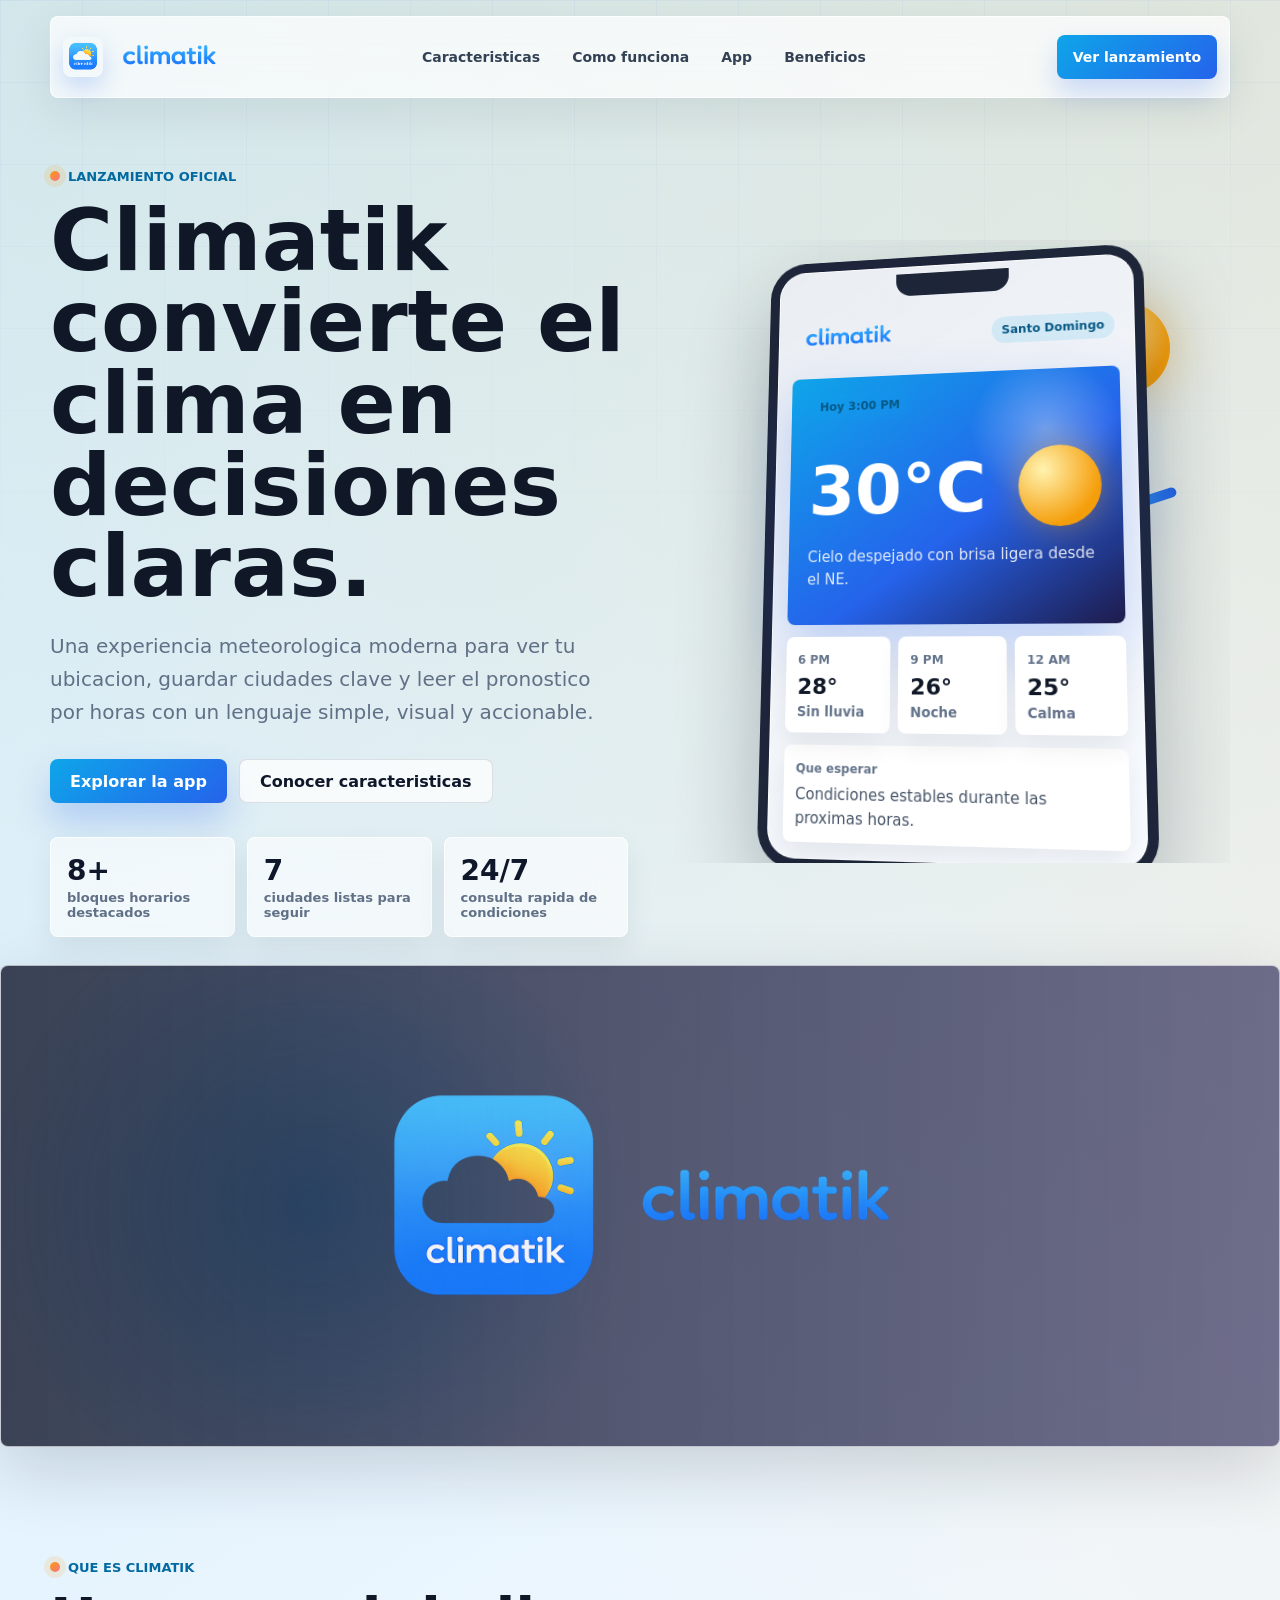
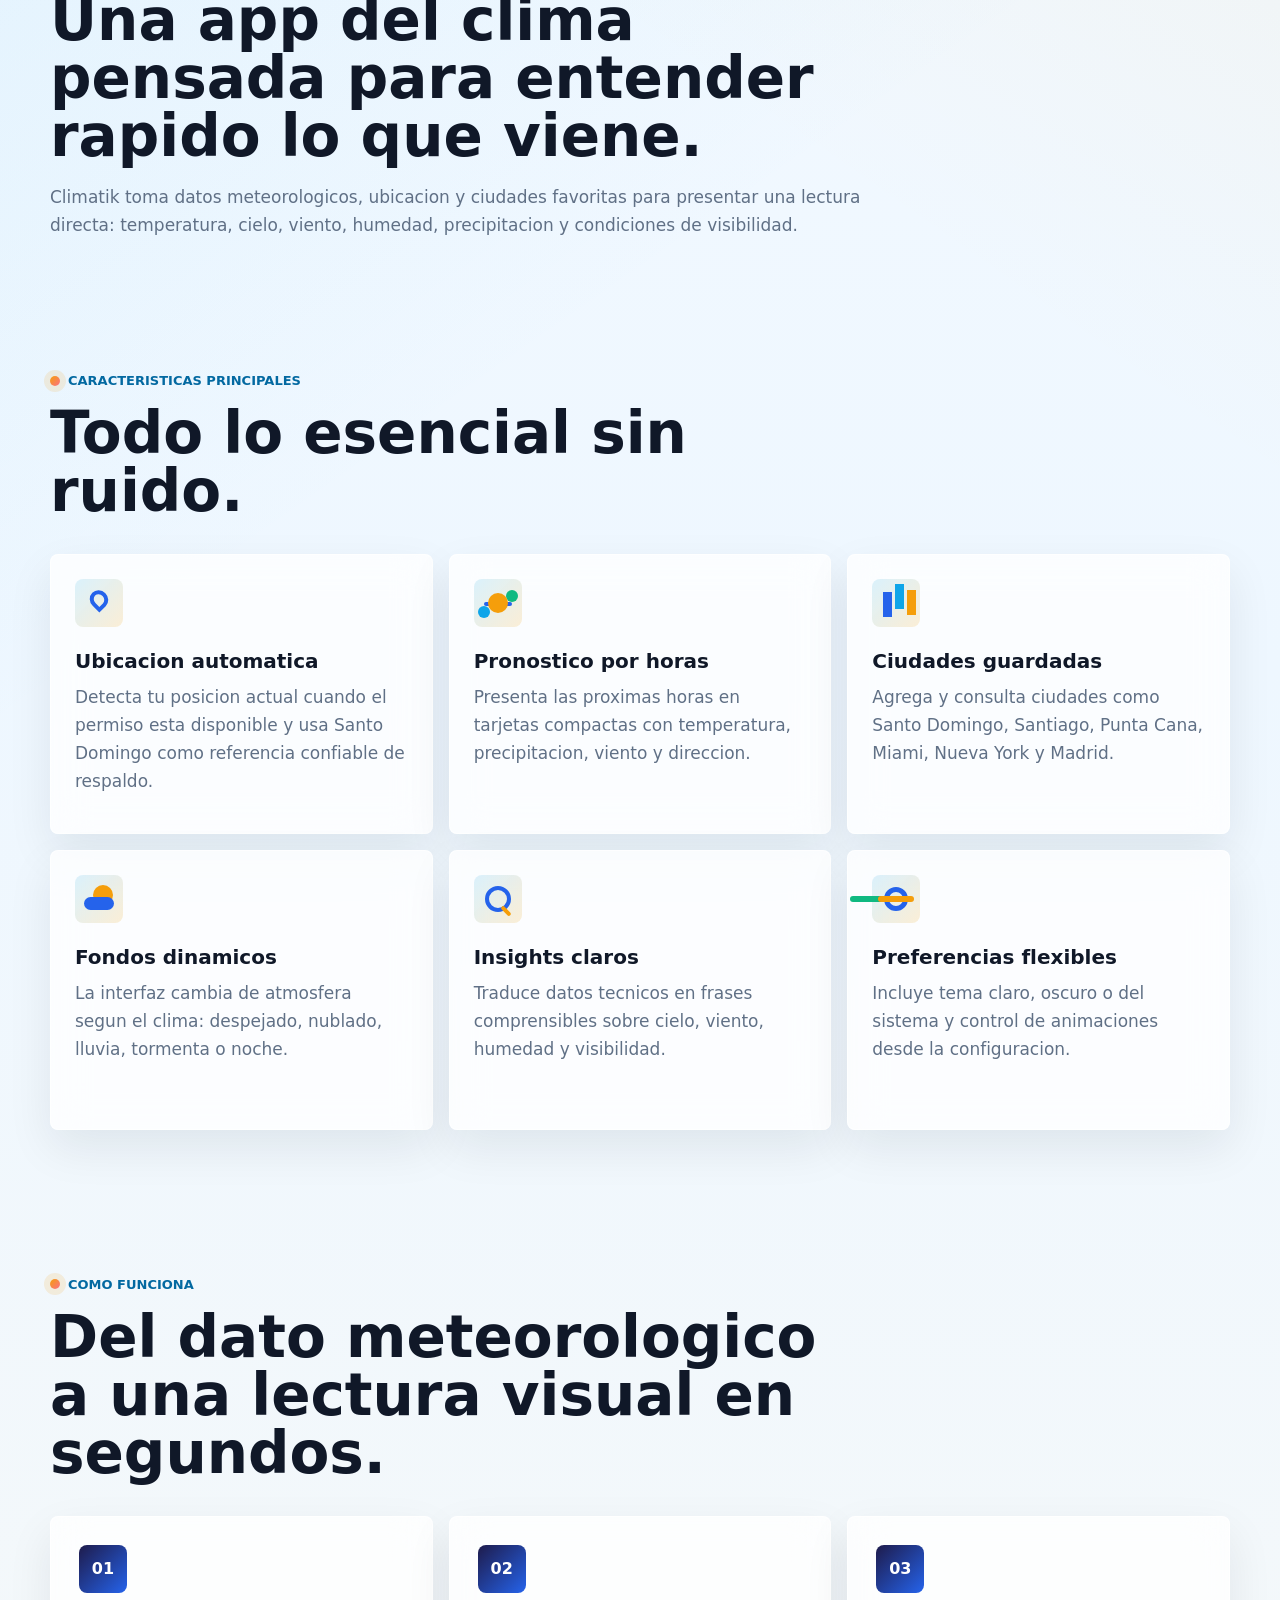
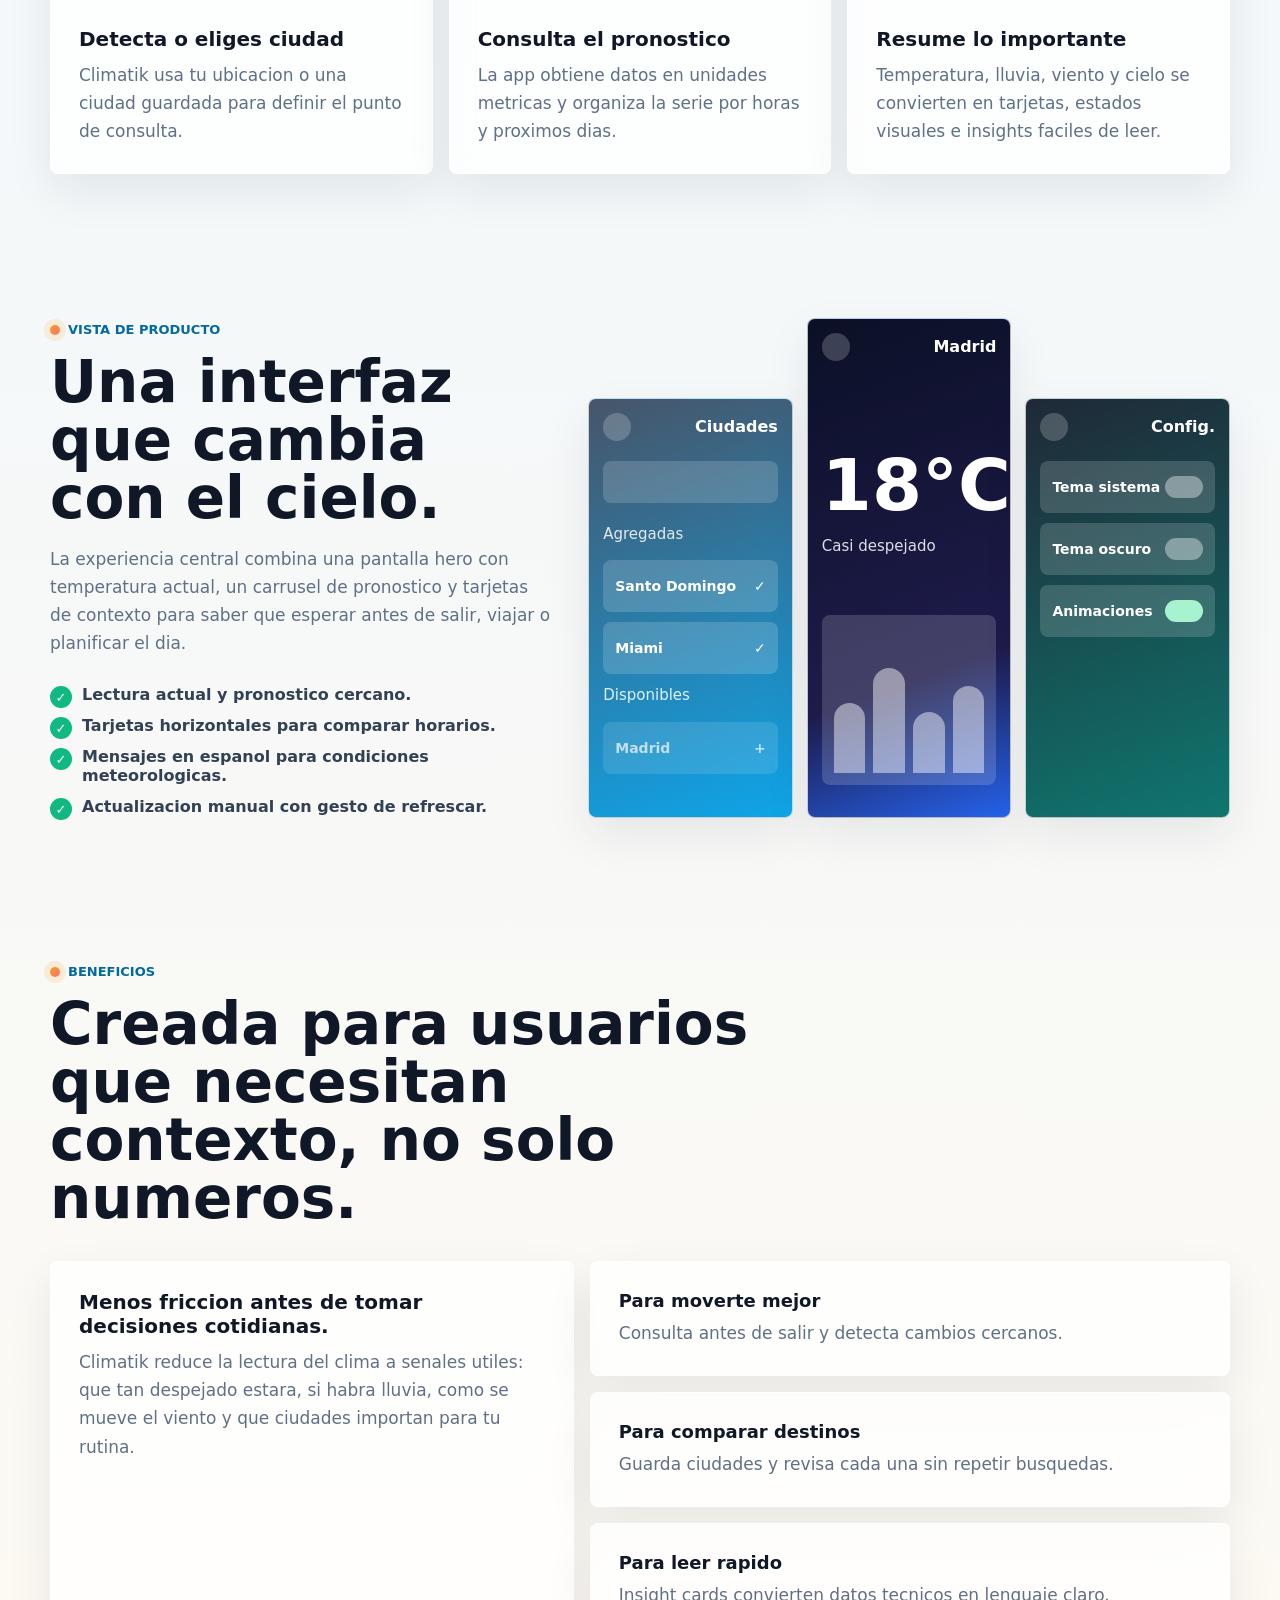
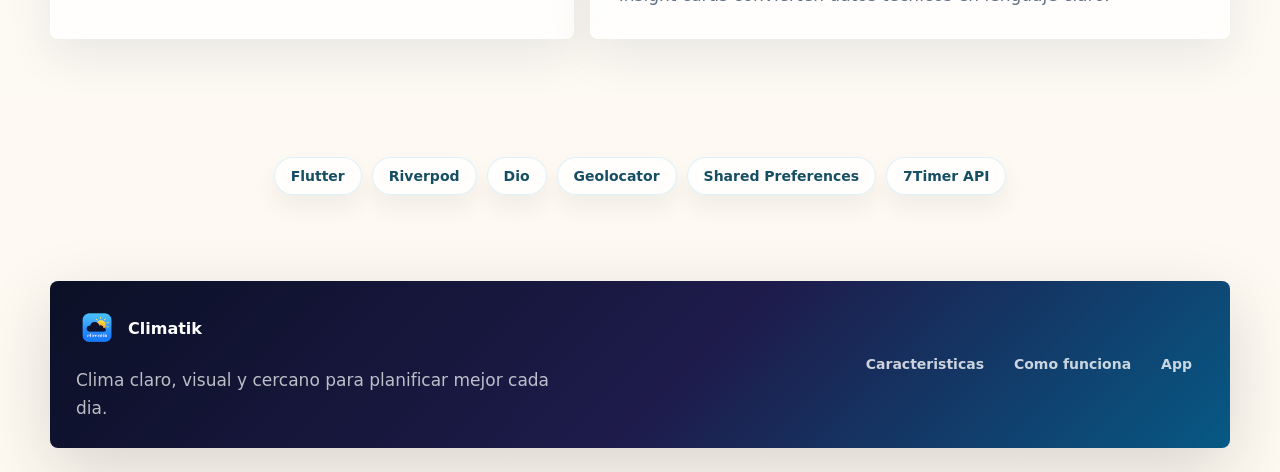
<file: climatik-site/index.html>
<!DOCTYPE html>
<html lang="es">
  <head>
    <meta charset="UTF-8" />
    <meta name="viewport" content="width=device-width, initial-scale=1.0" />
    <meta
      name="description"
      content="Climatik es una app de clima moderna para consultar pronosticos por ubicacion, guardar ciudades y entender las condiciones de las proximas horas con claridad."
    />
    <title>Climatik | Clima claro para decidir mejor</title>
    <link rel="icon" href="assets/logo.png" />
    <link rel="stylesheet" href="styles.css" />
  </head>
  <body>
    <header class="site-header" data-header>
      <a class="brand" href="#inicio" aria-label="Climatik inicio">
        <img src="assets/logo.png" alt="" class="brand-mark" />
        <img src="assets/nombre.png" alt="Climatik" class="brand-word" />
      </a>
      <nav class="main-nav" aria-label="Navegacion principal">
        <a href="#caracteristicas">Caracteristicas</a>
        <a href="#como-funciona">Como funciona</a>
        <a href="#app">App</a>
        <a href="#beneficios">Beneficios</a>
      </nav>
      <a class="nav-cta" href="#lanzamiento">Ver lanzamiento</a>
    </header>

    <main>
      <section class="hero section" id="inicio">
        <div class="hero-copy reveal">
          <span class="eyebrow">Lanzamiento oficial</span>
          <h1>Climatik convierte el clima en decisiones claras.</h1>
          <p>
            Una experiencia meteorologica moderna para ver tu ubicacion,
            guardar ciudades clave y leer el pronostico por horas con un
            lenguaje simple, visual y accionable.
          </p>
          <div class="hero-actions">
            <a class="button primary" href="#app">Explorar la app</a>
            <a class="button secondary" href="#caracteristicas"
              >Conocer caracteristicas</a
            >
          </div>
          <dl class="hero-metrics" aria-label="Resumen de Climatik">
            <div>
              <dt>8+</dt>
              <dd>bloques horarios destacados</dd>
            </div>
            <div>
              <dt>7</dt>
              <dd>ciudades listas para seguir</dd>
            </div>
            <div>
              <dt>24/7</dt>
              <dd>consulta rapida de condiciones</dd>
            </div>
          </dl>
        </div>

        <div class="hero-visual reveal" data-tilt>
          <div class="weather-orbit" aria-hidden="true">
            <span class="orbit-sun"></span>
            <span class="orbit-cloud"></span>
            <span class="orbit-rain"></span>
          </div>
          <article class="phone-frame" aria-label="Vista previa de Climatik">
            <div class="phone-top">
              <img src="assets/nombre.png" alt="Climatik" />
              <span>Santo Domingo</span>
            </div>
            <div class="weather-panel sunny">
              <span class="status-pill">Hoy 3:00 PM</span>
              <div class="temp-row">
                <strong>30°C</strong>
                <span class="sun-icon" aria-hidden="true"></span>
              </div>
              <p>Cielo despejado con brisa ligera desde el NE.</p>
            </div>
            <div class="forecast-strip" aria-label="Pronostico por horas">
              <div>
                <span>6 PM</span>
                <strong>28°</strong>
                <small>Sin lluvia</small>
              </div>
              <div>
                <span>9 PM</span>
                <strong>26°</strong>
                <small>Noche</small>
              </div>
              <div>
                <span>12 AM</span>
                <strong>25°</strong>
                <small>Calma</small>
              </div>
            </div>
            <div class="insight-row">
              <span>Que esperar</span>
              <p>Condiciones estables durante las proximas horas.</p>
            </div>
          </article>
        </div>
      </section>

      <section class="logo-band reveal" aria-label="Identidad de Climatik">
        <img src="assets/logo-nombre.png" alt="Logo oficial de Climatik" />
      </section>

      <section class="section intro" id="lanzamiento">
        <div class="section-heading reveal">
          <span class="eyebrow">Que es Climatik</span>
          <h2>Una app del clima pensada para entender rapido lo que viene.</h2>
          <p>
            Climatik toma datos meteorologicos, ubicacion y ciudades favoritas
            para presentar una lectura directa: temperatura, cielo, viento,
            humedad, precipitacion y condiciones de visibilidad.
          </p>
        </div>
      </section>

      <section class="section features" id="caracteristicas">
        <div class="section-heading reveal">
          <span class="eyebrow">Caracteristicas principales</span>
          <h2>Todo lo esencial sin ruido.</h2>
        </div>
        <div class="feature-grid">
          <article class="feature-card reveal">
            <div class="feature-icon location-icon" aria-hidden="true"></div>
            <h3>Ubicacion automatica</h3>
            <p>
              Detecta tu posicion actual cuando el permiso esta disponible y
              usa Santo Domingo como referencia confiable de respaldo.
            </p>
          </article>
          <article class="feature-card reveal">
            <div class="feature-icon timeline-icon" aria-hidden="true"></div>
            <h3>Pronostico por horas</h3>
            <p>
              Presenta las proximas horas en tarjetas compactas con temperatura,
              precipitacion, viento y direccion.
            </p>
          </article>
          <article class="feature-card reveal">
            <div class="feature-icon city-icon" aria-hidden="true"></div>
            <h3>Ciudades guardadas</h3>
            <p>
              Agrega y consulta ciudades como Santo Domingo, Santiago, Punta
              Cana, Miami, Nueva York y Madrid.
            </p>
          </article>
          <article class="feature-card reveal">
            <div class="feature-icon mood-icon" aria-hidden="true"></div>
            <h3>Fondos dinamicos</h3>
            <p>
              La interfaz cambia de atmosfera segun el clima: despejado,
              nublado, lluvia, tormenta o noche.
            </p>
          </article>
          <article class="feature-card reveal">
            <div class="feature-icon insight-icon" aria-hidden="true"></div>
            <h3>Insights claros</h3>
            <p>
              Traduce datos tecnicos en frases comprensibles sobre cielo,
              viento, humedad y visibilidad.
            </p>
          </article>
          <article class="feature-card reveal">
            <div class="feature-icon settings-icon" aria-hidden="true"></div>
            <h3>Preferencias flexibles</h3>
            <p>
              Incluye tema claro, oscuro o del sistema y control de animaciones
              desde la configuracion.
            </p>
          </article>
        </div>
      </section>

      <section class="section flow" id="como-funciona">
        <div class="section-heading reveal">
          <span class="eyebrow">Como funciona</span>
          <h2>Del dato meteorologico a una lectura visual en segundos.</h2>
        </div>
        <div class="flow-steps">
          <article class="flow-step reveal">
            <span>01</span>
            <h3>Detecta o eliges ciudad</h3>
            <p>
              Climatik usa tu ubicacion o una ciudad guardada para definir el
              punto de consulta.
            </p>
          </article>
          <article class="flow-step reveal">
            <span>02</span>
            <h3>Consulta el pronostico</h3>
            <p>
              La app obtiene datos en unidades metricas y organiza la serie por
              horas y proximos dias.
            </p>
          </article>
          <article class="flow-step reveal">
            <span>03</span>
            <h3>Resume lo importante</h3>
            <p>
              Temperatura, lluvia, viento y cielo se convierten en tarjetas,
              estados visuales e insights faciles de leer.
            </p>
          </article>
        </div>
      </section>

      <section class="section app-showcase" id="app">
        <div class="app-copy reveal">
          <span class="eyebrow">Vista de producto</span>
          <h2>Una interfaz que cambia con el cielo.</h2>
          <p>
            La experiencia central combina una pantalla hero con temperatura
            actual, un carrusel de pronostico y tarjetas de contexto para saber
            que esperar antes de salir, viajar o planificar el dia.
          </p>
          <ul class="check-list">
            <li>Lectura actual y pronostico cercano.</li>
            <li>Tarjetas horizontales para comparar horarios.</li>
            <li>Mensajes en espanol para condiciones meteorologicas.</li>
            <li>Actualizacion manual con gesto de refrescar.</li>
          </ul>
        </div>
        <div class="screens-grid reveal" aria-label="Pantallas simuladas">
          <article class="mini-screen cloudy">
            <div class="screen-head">
              <span></span>
              <strong>Ciudades</strong>
            </div>
            <div class="search-line"></div>
            <p>Agregadas</p>
            <div class="city-row">Santo Domingo <b>✓</b></div>
            <div class="city-row">Miami <b>✓</b></div>
            <p>Disponibles</p>
            <div class="city-row muted">Madrid <b>+</b></div>
          </article>
          <article class="mini-screen night">
            <div class="screen-head">
              <span></span>
              <strong>Madrid</strong>
            </div>
            <div class="large-temp">18°C</div>
            <p>Casi despejado</p>
            <div class="chart-lines" aria-hidden="true">
              <span></span><span></span><span></span><span></span>
            </div>
          </article>
          <article class="mini-screen rainy">
            <div class="screen-head">
              <span></span>
              <strong>Config.</strong>
            </div>
            <div class="toggle-row">Tema sistema <span></span></div>
            <div class="toggle-row">Tema oscuro <span></span></div>
            <div class="toggle-row active">Animaciones <span></span></div>
          </article>
        </div>
      </section>

      <section class="section benefits" id="beneficios">
        <div class="section-heading reveal">
          <span class="eyebrow">Beneficios</span>
          <h2>Creada para usuarios que necesitan contexto, no solo numeros.</h2>
        </div>
        <div class="benefit-layout">
          <article class="benefit-copy reveal">
            <h3>Menos friccion antes de tomar decisiones cotidianas.</h3>
            <p>
              Climatik reduce la lectura del clima a senales utiles: que tan
              despejado estara, si habra lluvia, como se mueve el viento y que
              ciudades importan para tu rutina.
            </p>
          </article>
          <div class="benefit-list">
            <article class="benefit-item reveal">
              <strong>Para moverte mejor</strong>
              <p>Consulta antes de salir y detecta cambios cercanos.</p>
            </article>
            <article class="benefit-item reveal">
              <strong>Para comparar destinos</strong>
              <p>Guarda ciudades y revisa cada una sin repetir busquedas.</p>
            </article>
            <article class="benefit-item reveal">
              <strong>Para leer rapido</strong>
              <p>Insight cards convierten datos tecnicos en lenguaje claro.</p>
            </article>
          </div>
        </div>
      </section>

      <section class="section tech-strip reveal" aria-label="Tecnologias">
        <span>Flutter</span>
        <span>Riverpod</span>
        <span>Dio</span>
        <span>Geolocator</span>
        <span>Shared Preferences</span>
        <span>7Timer API</span>
      </section>
    </main>

    <footer class="site-footer">
      <div>
        <a class="footer-brand" href="#inicio">
          <img src="assets/logo.png" alt="" />
          <span>Climatik</span>
        </a>
        <p>Clima claro, visual y cercano para planificar mejor cada dia.</p>
      </div>
      <div class="footer-links">
        <a href="#caracteristicas">Caracteristicas</a>
        <a href="#como-funciona">Como funciona</a>
        <a href="#app">App</a>
      </div>
    </footer>

    <script src="script.js"></script>
  </body>
</html>
</file>
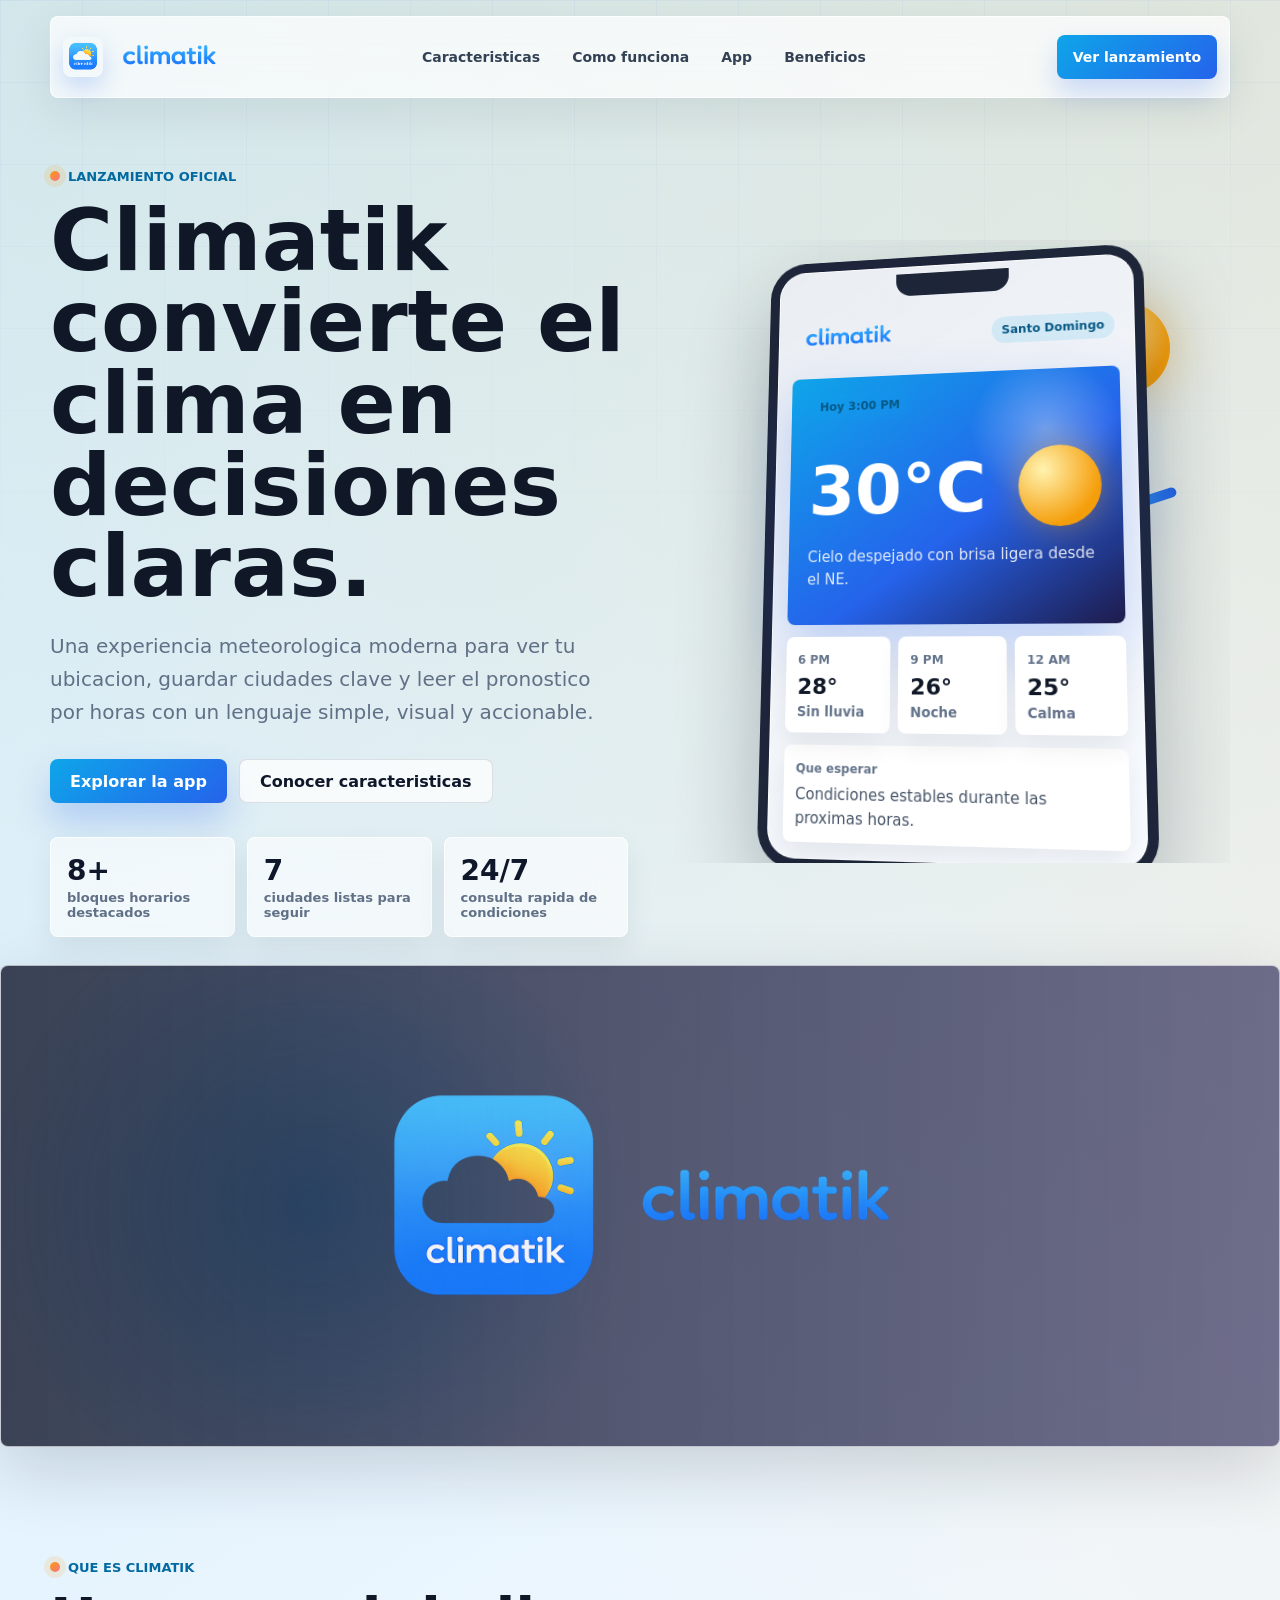
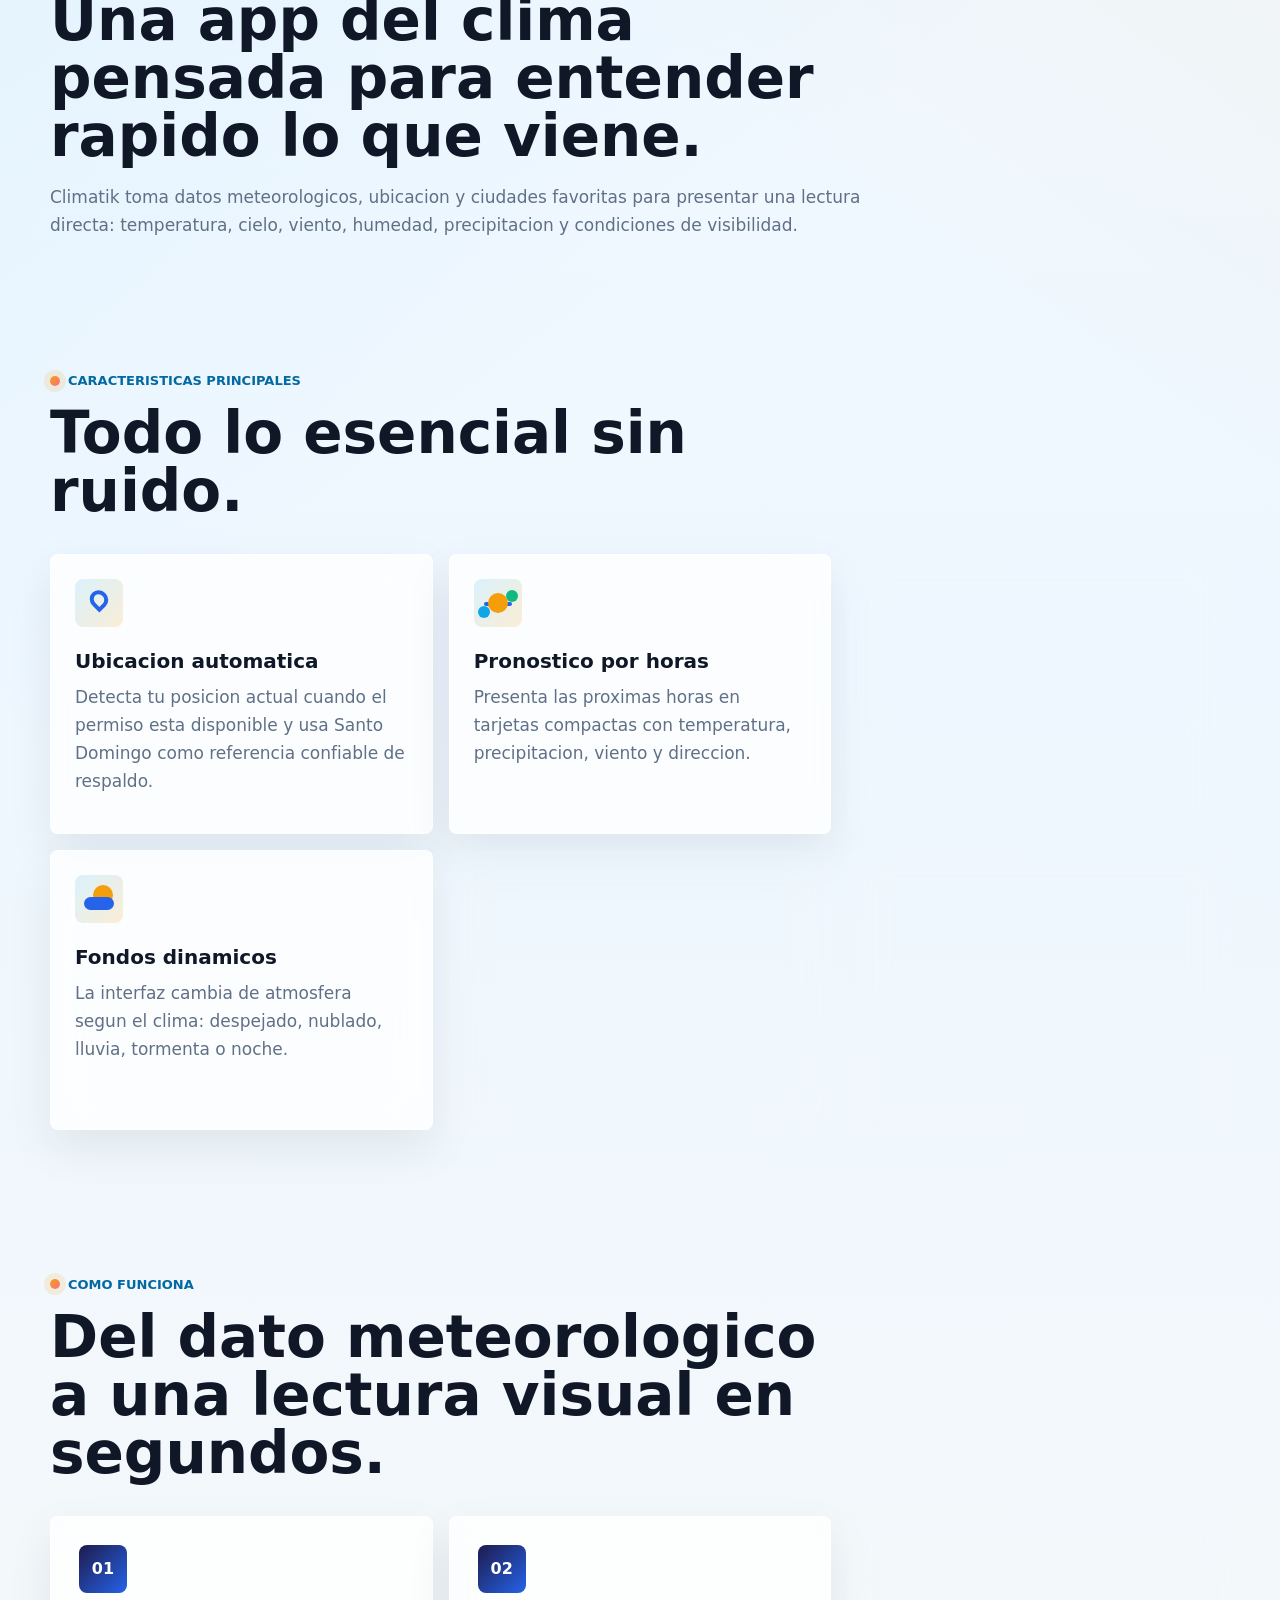
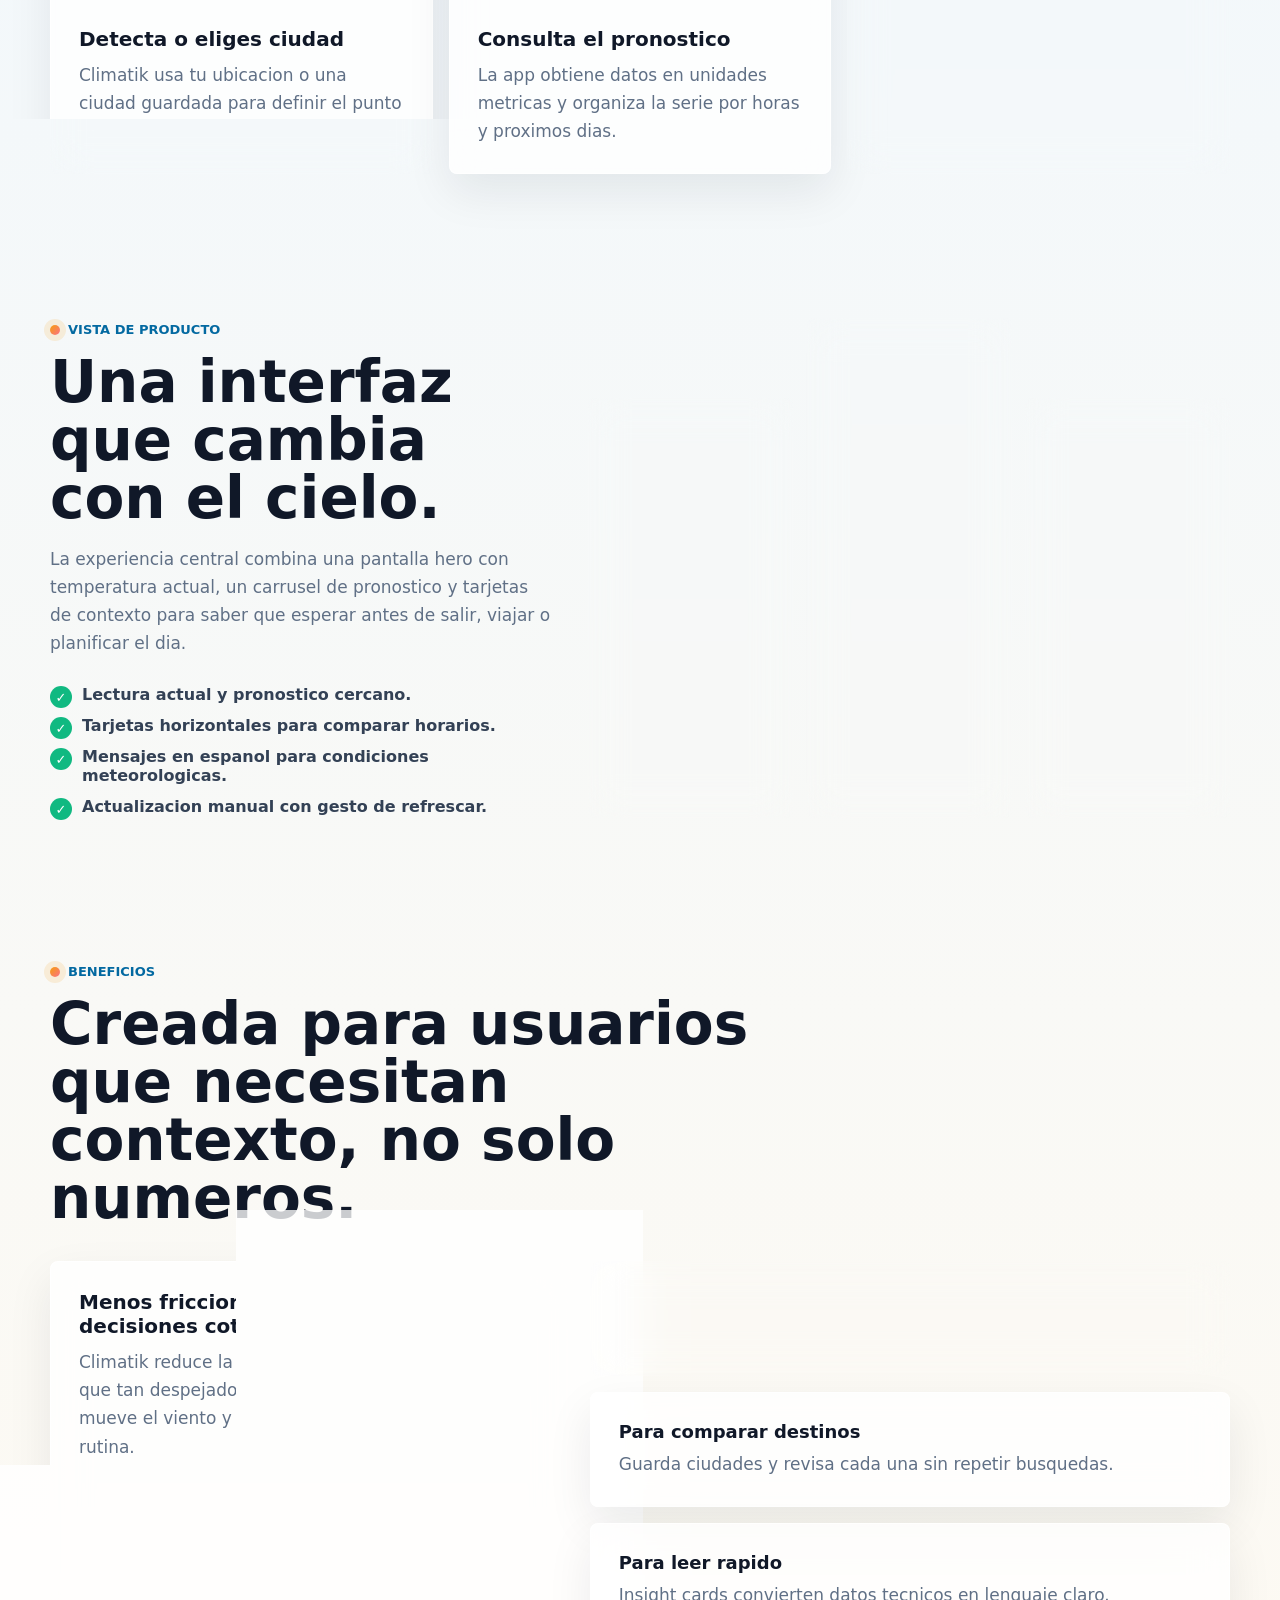
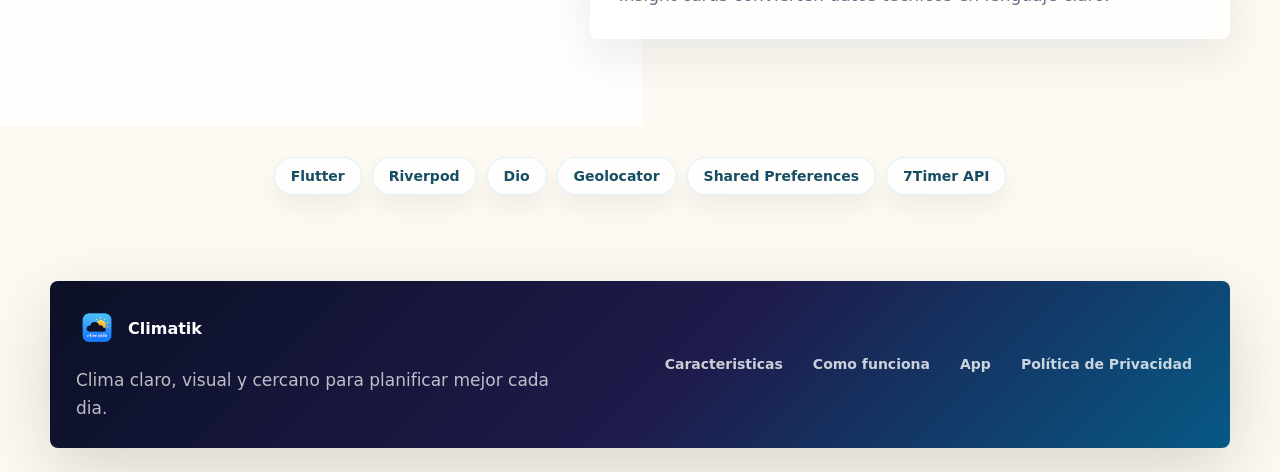
<file: public/index.html>
<!DOCTYPE html>
<html lang="es">
  <head>
    <meta charset="UTF-8" />
    <meta name="viewport" content="width=device-width, initial-scale=1.0" />
    <meta
      name="description"
      content="Climatik es una app de clima moderna para consultar pronosticos por ubicacion, guardar ciudades y entender las condiciones de las proximas horas con claridad."
    />
    <title>Climatik | Clima claro para decidir mejor</title>
    <link rel="icon" href="assets/logo.png" />
    <link rel="stylesheet" href="styles.css" />
  </head>
  <body>
    <header class="site-header" data-header>
      <a class="brand" href="#inicio" aria-label="Climatik inicio">
        <img src="assets/logo.png" alt="" class="brand-mark" />
        <img src="assets/nombre.png" alt="Climatik" class="brand-word" />
      </a>
      <nav class="main-nav" aria-label="Navegacion principal">
        <a href="#caracteristicas">Caracteristicas</a>
        <a href="#como-funciona">Como funciona</a>
        <a href="#app">App</a>
        <a href="#beneficios">Beneficios</a>
      </nav>
      <a class="nav-cta" href="#lanzamiento">Ver lanzamiento</a>
    </header>

    <main>
      <section class="hero section" id="inicio">
        <div class="hero-copy reveal">
          <span class="eyebrow">Lanzamiento oficial</span>
          <h1>Climatik convierte el clima en decisiones claras.</h1>
          <p>
            Una experiencia meteorologica moderna para ver tu ubicacion,
            guardar ciudades clave y leer el pronostico por horas con un
            lenguaje simple, visual y accionable.
          </p>
          <div class="hero-actions">
            <a class="button primary" href="#app">Explorar la app</a>
            <a class="button secondary" href="#caracteristicas"
              >Conocer caracteristicas</a
            >
          </div>
          <dl class="hero-metrics" aria-label="Resumen de Climatik">
            <div>
              <dt>8+</dt>
              <dd>bloques horarios destacados</dd>
            </div>
            <div>
              <dt>7</dt>
              <dd>ciudades listas para seguir</dd>
            </div>
            <div>
              <dt>24/7</dt>
              <dd>consulta rapida de condiciones</dd>
            </div>
          </dl>
        </div>

        <div class="hero-visual reveal" data-tilt>
          <div class="weather-orbit" aria-hidden="true">
            <span class="orbit-sun"></span>
            <span class="orbit-cloud"></span>
            <span class="orbit-rain"></span>
          </div>
          <article class="phone-frame" aria-label="Vista previa de Climatik">
            <div class="phone-top">
              <img src="assets/nombre.png" alt="Climatik" />
              <span>Santo Domingo</span>
            </div>
            <div class="weather-panel sunny">
              <span class="status-pill">Hoy 3:00 PM</span>
              <div class="temp-row">
                <strong>30°C</strong>
                <span class="sun-icon" aria-hidden="true"></span>
              </div>
              <p>Cielo despejado con brisa ligera desde el NE.</p>
            </div>
            <div class="forecast-strip" aria-label="Pronostico por horas">
              <div>
                <span>6 PM</span>
                <strong>28°</strong>
                <small>Sin lluvia</small>
              </div>
              <div>
                <span>9 PM</span>
                <strong>26°</strong>
                <small>Noche</small>
              </div>
              <div>
                <span>12 AM</span>
                <strong>25°</strong>
                <small>Calma</small>
              </div>
            </div>
            <div class="insight-row">
              <span>Que esperar</span>
              <p>Condiciones estables durante las proximas horas.</p>
            </div>
          </article>
        </div>
      </section>

      <section class="logo-band reveal" aria-label="Identidad de Climatik">
        <img src="assets/logo-nombre.png" alt="Logo oficial de Climatik" />
      </section>

      <section class="section intro" id="lanzamiento">
        <div class="section-heading reveal">
          <span class="eyebrow">Que es Climatik</span>
          <h2>Una app del clima pensada para entender rapido lo que viene.</h2>
          <p>
            Climatik toma datos meteorologicos, ubicacion y ciudades favoritas
            para presentar una lectura directa: temperatura, cielo, viento,
            humedad, precipitacion y condiciones de visibilidad.
          </p>
        </div>
      </section>

      <section class="section features" id="caracteristicas">
        <div class="section-heading reveal">
          <span class="eyebrow">Caracteristicas principales</span>
          <h2>Todo lo esencial sin ruido.</h2>
        </div>
        <div class="feature-grid">
          <article class="feature-card reveal">
            <div class="feature-icon location-icon" aria-hidden="true"></div>
            <h3>Ubicacion automatica</h3>
            <p>
              Detecta tu posicion actual cuando el permiso esta disponible y
              usa Santo Domingo como referencia confiable de respaldo.
            </p>
          </article>
          <article class="feature-card reveal">
            <div class="feature-icon timeline-icon" aria-hidden="true"></div>
            <h3>Pronostico por horas</h3>
            <p>
              Presenta las proximas horas en tarjetas compactas con temperatura,
              precipitacion, viento y direccion.
            </p>
          </article>
          <article class="feature-card reveal">
            <div class="feature-icon city-icon" aria-hidden="true"></div>
            <h3>Ciudades guardadas</h3>
            <p>
              Agrega y consulta ciudades como Santo Domingo, Santiago, Punta
              Cana, Miami, Nueva York y Madrid.
            </p>
          </article>
          <article class="feature-card reveal">
            <div class="feature-icon mood-icon" aria-hidden="true"></div>
            <h3>Fondos dinamicos</h3>
            <p>
              La interfaz cambia de atmosfera segun el clima: despejado,
              nublado, lluvia, tormenta o noche.
            </p>
          </article>
          <article class="feature-card reveal">
            <div class="feature-icon insight-icon" aria-hidden="true"></div>
            <h3>Insights claros</h3>
            <p>
              Traduce datos tecnicos en frases comprensibles sobre cielo,
              viento, humedad y visibilidad.
            </p>
          </article>
          <article class="feature-card reveal">
            <div class="feature-icon settings-icon" aria-hidden="true"></div>
            <h3>Preferencias flexibles</h3>
            <p>
              Incluye tema claro, oscuro o del sistema y control de animaciones
              desde la configuracion.
            </p>
          </article>
        </div>
      </section>

      <section class="section flow" id="como-funciona">
        <div class="section-heading reveal">
          <span class="eyebrow">Como funciona</span>
          <h2>Del dato meteorologico a una lectura visual en segundos.</h2>
        </div>
        <div class="flow-steps">
          <article class="flow-step reveal">
            <span>01</span>
            <h3>Detecta o eliges ciudad</h3>
            <p>
              Climatik usa tu ubicacion o una ciudad guardada para definir el
              punto de consulta.
            </p>
          </article>
          <article class="flow-step reveal">
            <span>02</span>
            <h3>Consulta el pronostico</h3>
            <p>
              La app obtiene datos en unidades metricas y organiza la serie por
              horas y proximos dias.
            </p>
          </article>
          <article class="flow-step reveal">
            <span>03</span>
            <h3>Resume lo importante</h3>
            <p>
              Temperatura, lluvia, viento y cielo se convierten en tarjetas,
              estados visuales e insights faciles de leer.
            </p>
          </article>
        </div>
      </section>

      <section class="section app-showcase" id="app">
        <div class="app-copy reveal">
          <span class="eyebrow">Vista de producto</span>
          <h2>Una interfaz que cambia con el cielo.</h2>
          <p>
            La experiencia central combina una pantalla hero con temperatura
            actual, un carrusel de pronostico y tarjetas de contexto para saber
            que esperar antes de salir, viajar o planificar el dia.
          </p>
          <ul class="check-list">
            <li>Lectura actual y pronostico cercano.</li>
            <li>Tarjetas horizontales para comparar horarios.</li>
            <li>Mensajes en espanol para condiciones meteorologicas.</li>
            <li>Actualizacion manual con gesto de refrescar.</li>
          </ul>
        </div>
        <div class="screens-grid reveal" aria-label="Pantallas simuladas">
          <article class="mini-screen cloudy">
            <div class="screen-head">
              <span></span>
              <strong>Ciudades</strong>
            </div>
            <div class="search-line"></div>
            <p>Agregadas</p>
            <div class="city-row">Santo Domingo <b>✓</b></div>
            <div class="city-row">Miami <b>✓</b></div>
            <p>Disponibles</p>
            <div class="city-row muted">Madrid <b>+</b></div>
          </article>
          <article class="mini-screen night">
            <div class="screen-head">
              <span></span>
              <strong>Madrid</strong>
            </div>
            <div class="large-temp">18°C</div>
            <p>Casi despejado</p>
            <div class="chart-lines" aria-hidden="true">
              <span></span><span></span><span></span><span></span>
            </div>
          </article>
          <article class="mini-screen rainy">
            <div class="screen-head">
              <span></span>
              <strong>Config.</strong>
            </div>
            <div class="toggle-row">Tema sistema <span></span></div>
            <div class="toggle-row">Tema oscuro <span></span></div>
            <div class="toggle-row active">Animaciones <span></span></div>
          </article>
        </div>
      </section>

      <section class="section benefits" id="beneficios">
        <div class="section-heading reveal">
          <span class="eyebrow">Beneficios</span>
          <h2>Creada para usuarios que necesitan contexto, no solo numeros.</h2>
        </div>
        <div class="benefit-layout">
          <article class="benefit-copy reveal">
            <h3>Menos friccion antes de tomar decisiones cotidianas.</h3>
            <p>
              Climatik reduce la lectura del clima a senales utiles: que tan
              despejado estara, si habra lluvia, como se mueve el viento y que
              ciudades importan para tu rutina.
            </p>
          </article>
          <div class="benefit-list">
            <article class="benefit-item reveal">
              <strong>Para moverte mejor</strong>
              <p>Consulta antes de salir y detecta cambios cercanos.</p>
            </article>
            <article class="benefit-item reveal">
              <strong>Para comparar destinos</strong>
              <p>Guarda ciudades y revisa cada una sin repetir busquedas.</p>
            </article>
            <article class="benefit-item reveal">
              <strong>Para leer rapido</strong>
              <p>Insight cards convierten datos tecnicos en lenguaje claro.</p>
            </article>
          </div>
        </div>
      </section>

      <section class="section tech-strip reveal" aria-label="Tecnologias">
        <span>Flutter</span>
        <span>Riverpod</span>
        <span>Dio</span>
        <span>Geolocator</span>
        <span>Shared Preferences</span>
        <span>7Timer API</span>
      </section>
    </main>

    <footer class="site-footer">
      <div>
        <a class="footer-brand" href="#inicio">
          <img src="assets/logo.png" alt="" />
          <span>Climatik</span>
        </a>
        <p>Clima claro, visual y cercano para planificar mejor cada dia.</p>
      </div>
      <div class="footer-links">
        <a href="#caracteristicas">Caracteristicas</a>
        <a href="#como-funciona">Como funciona</a>
        <a href="#app">App</a>
        <a href="#privacy" data-open-privacy>Pol&iacute;tica de Privacidad</a>
      </div>
    </footer>

    <div
      class="legal-modal"
      data-privacy-modal
      aria-hidden="true"
      role="dialog"
      aria-modal="true"
      aria-labelledby="privacy-title"
    >
      <div class="legal-modal__backdrop" data-close-privacy></div>
      <section class="legal-modal__panel" tabindex="-1">
        <button
          class="legal-modal__close"
          type="button"
          aria-label="Cerrar Politica de Privacidad"
          data-close-privacy
        >
          <span aria-hidden="true"></span>
        </button>

        <div class="legal-modal__header">
          <span class="eyebrow">Privacidad</span>
          <h2 id="privacy-title">Pol&iacute;tica de Privacidad de Climatik</h2>
          <p>
            Ultima actualizacion: 23 de junio de 2026. Esta politica explica
            como Climatik trata la informacion necesaria para ofrecer una
            experiencia meteorologica clara, visual y personalizada.
          </p>
        </div>

        <div class="legal-modal__content">
          <article>
            <h3>1. Que informacion usa Climatik</h3>
            <p>
              Climatik puede usar tu ubicacion aproximada, las ciudades que
              guardas, tus preferencias de tema y animaciones, y datos tecnicos
              basicos del dispositivo para mostrar el clima actual, pronosticos
              por horas, fondos dinamicos e insights utiles.
            </p>
          </article>

          <article>
            <h3>2. Ubicacion y ciudades guardadas</h3>
            <p>
              La ubicacion se solicita solo cuando decides permitirla. Si no
              otorgas el permiso, la app puede usar Santo Domingo como
              referencia inicial o permitirte consultar ciudades manualmente.
              Las ciudades guardadas ayudan a comparar destinos sin repetir
              busquedas.
            </p>
          </article>

          <article>
            <h3>3. Pronosticos y servicios externos</h3>
            <p>
              Para obtener informacion meteorologica, Climatik consulta
              servicios de pronostico como 7Timer API. Al hacer esas consultas,
              se pueden enviar coordenadas o el punto de consulta necesario
              para devolver temperatura, viento, lluvia, humedad, visibilidad y
              condiciones del cielo.
            </p>
          </article>

          <article>
            <h3>4. Preferencias locales</h3>
            <p>
              Preferencias como tema claro, oscuro o del sistema, animaciones y
              ciudades seleccionadas pueden guardarse localmente en el
              dispositivo mediante almacenamiento de la app. Esto permite que la
              experiencia se mantenga consistente sin pedirte configurar todo
              cada vez.
            </p>
          </article>

          <article>
            <h3>5. Para que se usa la informacion</h3>
            <p>
              Usamos la informacion para mostrar condiciones actuales,
              pronosticos cercanos, tarjetas de contexto, fondos visuales segun
              el clima, ciudades favoritas y mensajes comprensibles sobre lo
              que puedes esperar durante el dia.
            </p>
          </article>

          <article>
            <h3>6. Lo que Climatik no hace</h3>
            <p>
              Climatik no esta disenada para vender datos personales, crear
              perfiles publicitarios invasivos ni publicar tu ubicacion. La
              informacion del clima y tus preferencias se usan con el proposito
              de operar y mejorar la experiencia del producto.
            </p>
          </article>

          <article>
            <h3>7. Seguridad y control</h3>
            <p>
              Puedes retirar el permiso de ubicacion desde la configuracion del
              dispositivo y modificar o eliminar ciudades guardadas desde la
              app. Tambien puedes borrar datos locales eliminando la app o
              limpiando su almacenamiento desde el sistema operativo.
            </p>
          </article>

          <article>
            <h3>8. Cambios y contacto</h3>
            <p>
              Podemos actualizar esta politica cuando Climatik incorpore nuevas
              funciones, integraciones o pantallas legales. En el futuro, este
              espacio podra enlazar terminos y condiciones, eliminacion de
              datos, contacto legal y soporte.
            </p>
          </article>
        </div>
      </section>
    </div>

    <script src="script.js"></script>
  </body>
</html>
</file>
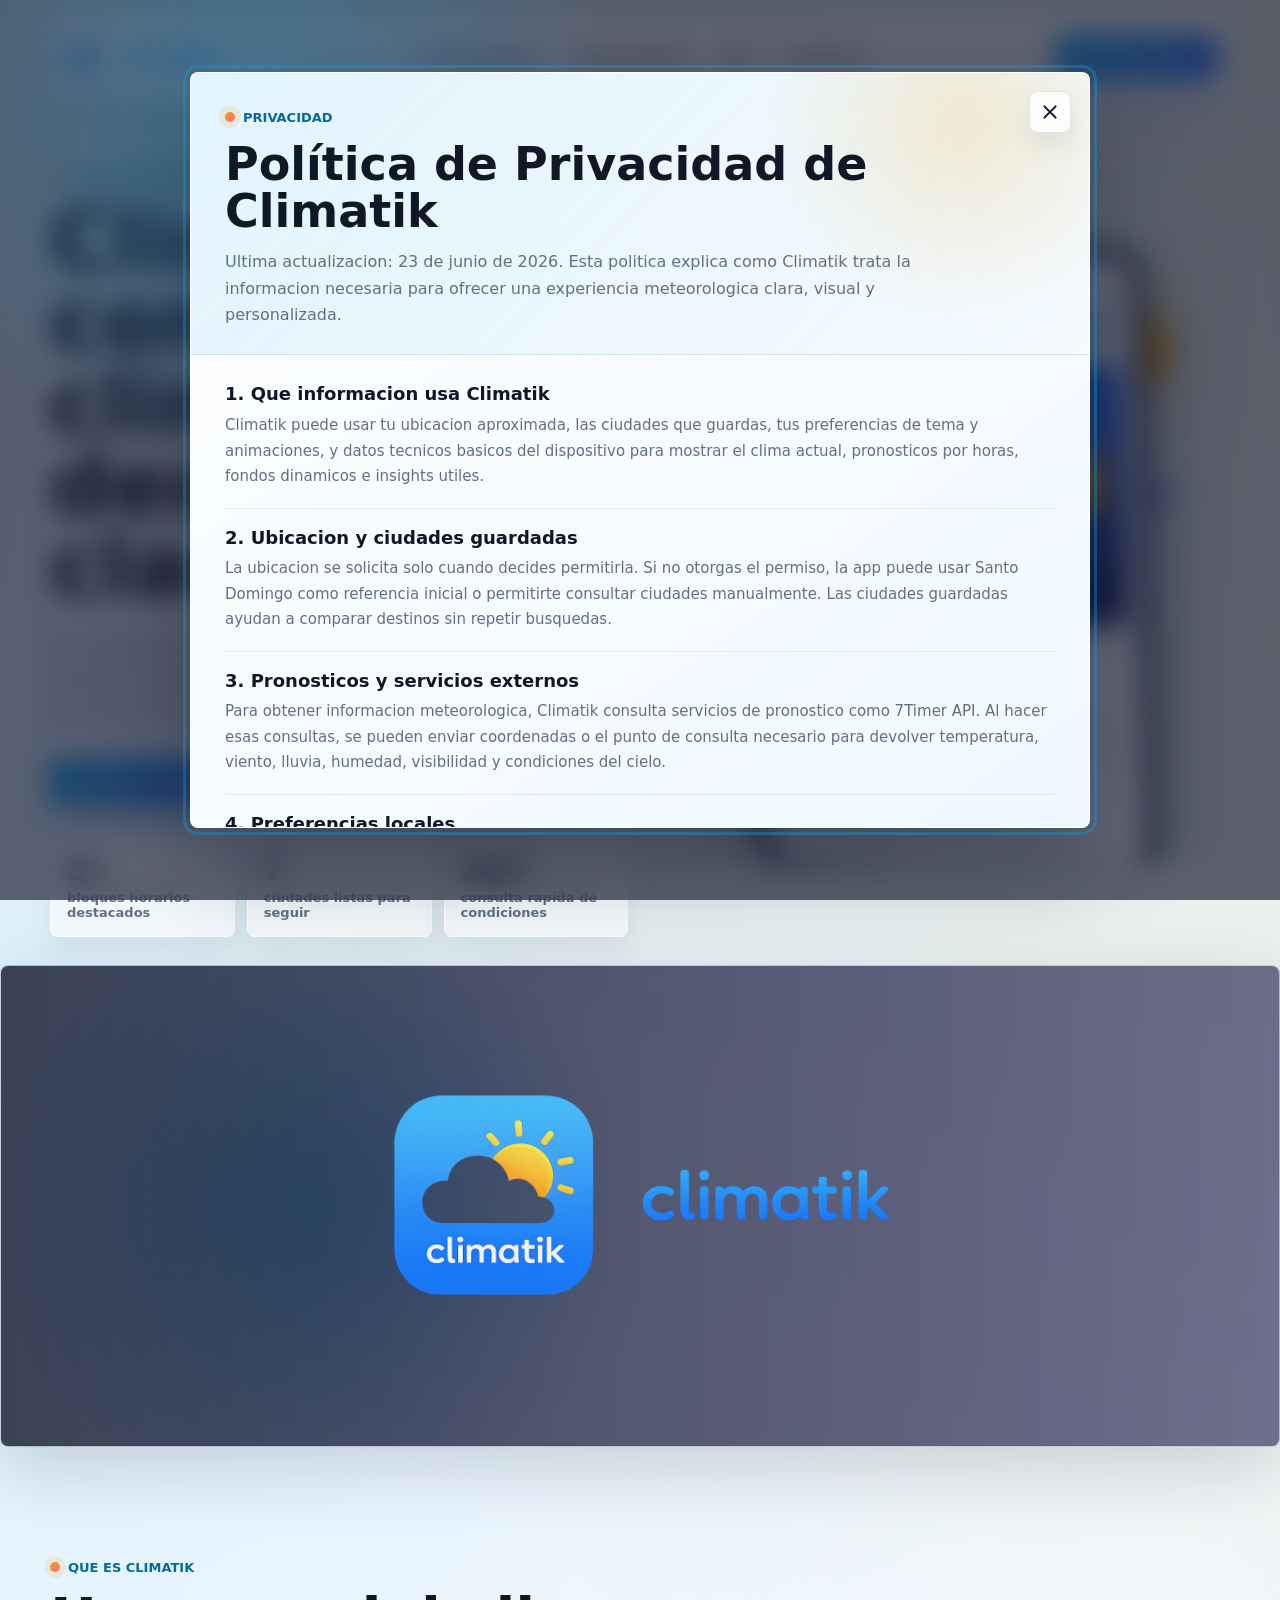
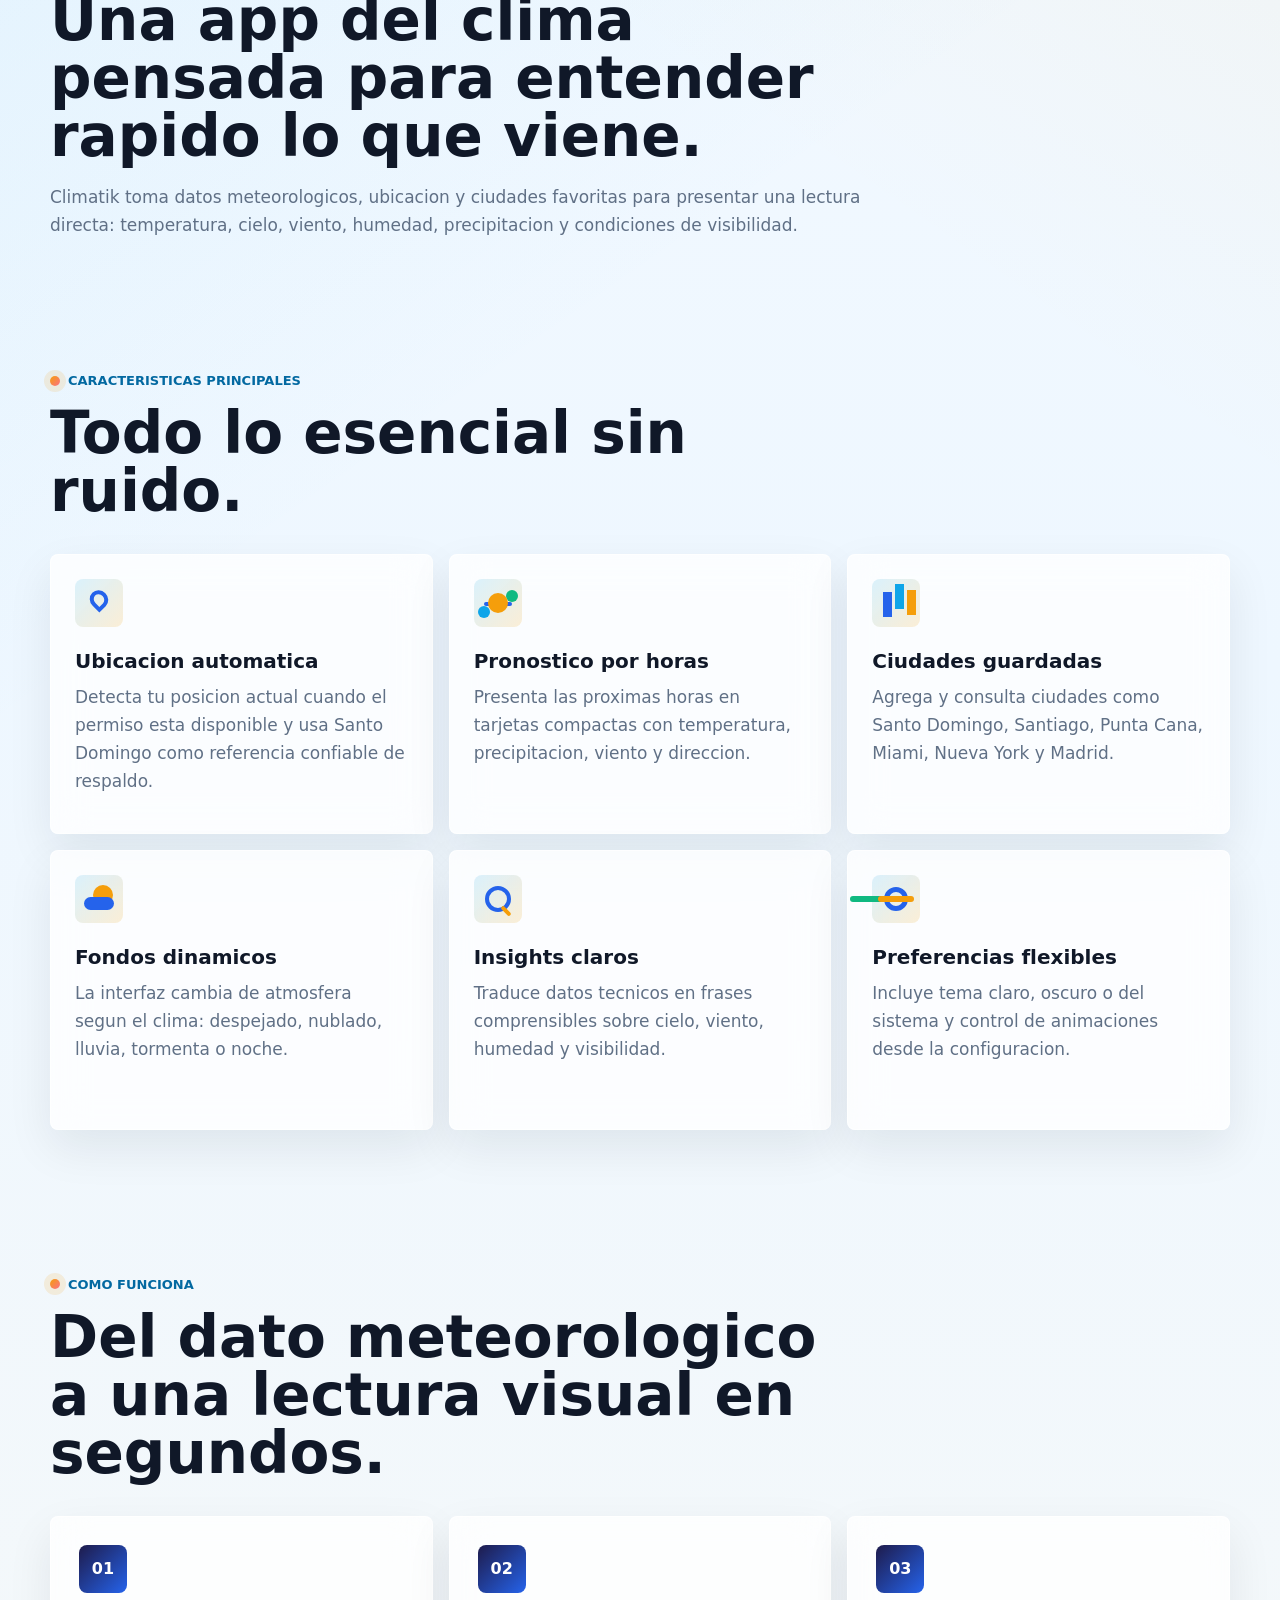
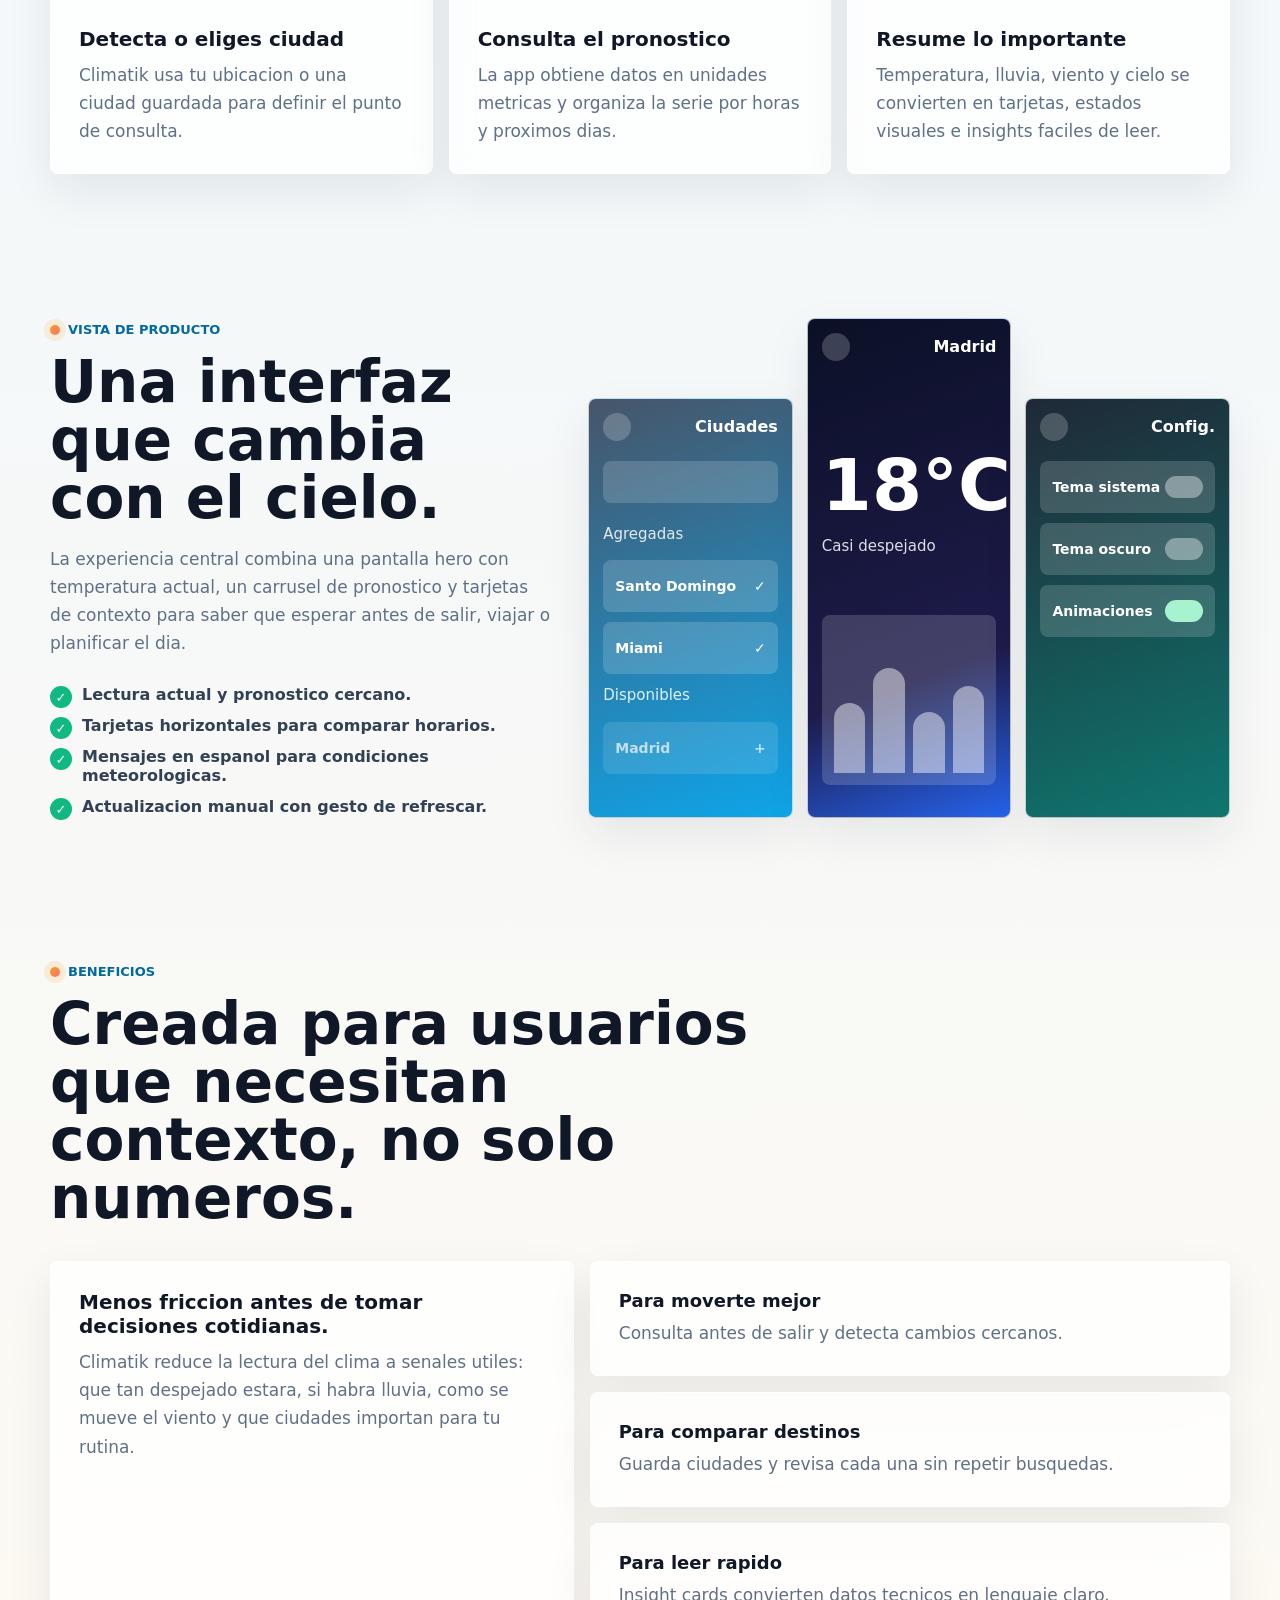
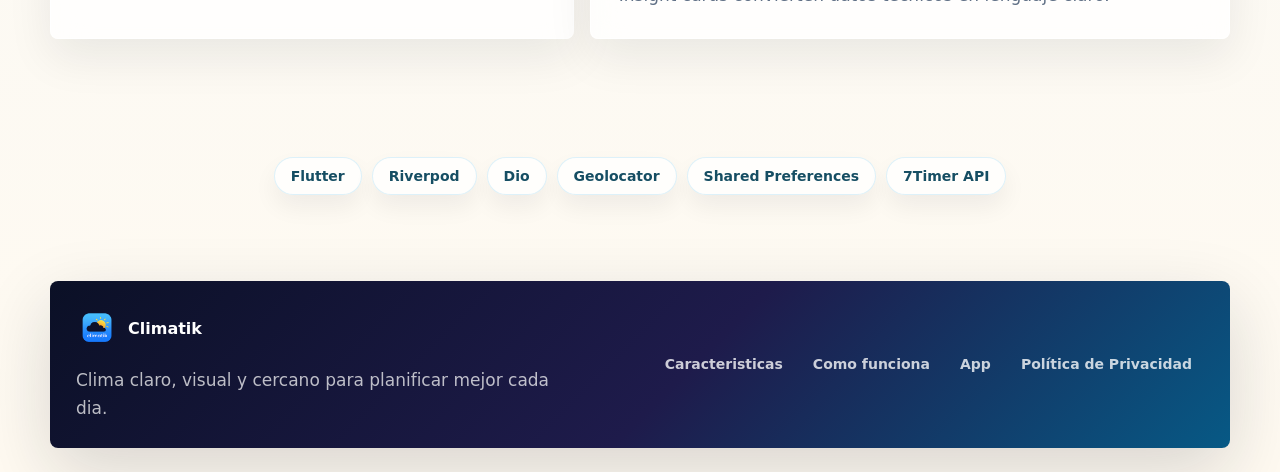
<file: public/privacy/index.html>
<!DOCTYPE html>
<html lang="es">
  <head>
    <meta charset="UTF-8" />
    <meta name="viewport" content="width=device-width, initial-scale=1.0" />
    <meta name="robots" content="noindex" />
    <title>Politica de Privacidad | Climatik</title>
    <script>
      window.location.replace("../?privacy=true");
    </script>
  </head>
  <body>
    <p>
      Redirigiendo a la Politica de Privacidad de Climatik...
      <a href="../?privacy=true">Abrir politica</a>
    </p>
  </body>
</html>
</file>
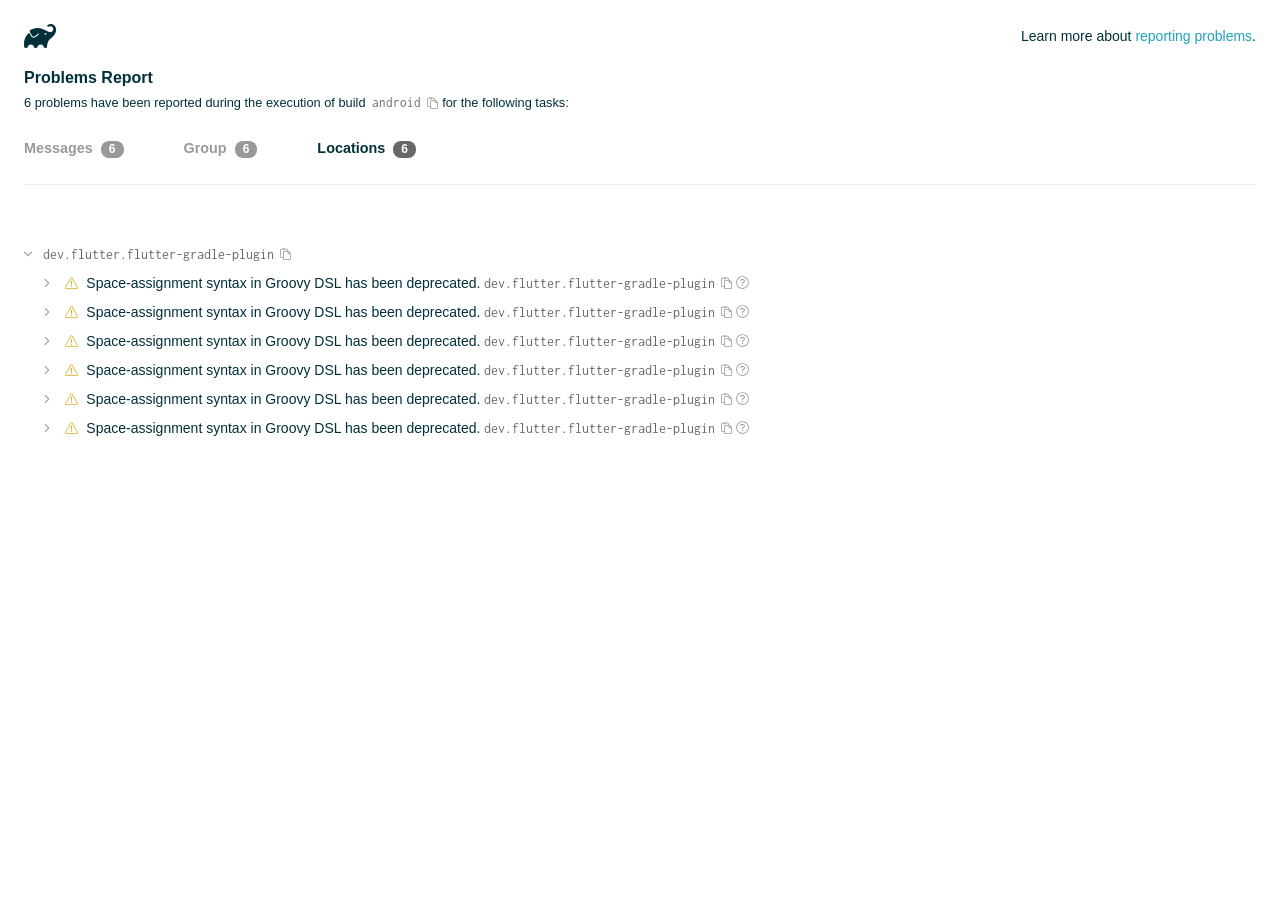
<file: android/build/reports/problems/problems-report.html>
<!DOCTYPE html>

<html lang="en">
<head>
    <!-- Required meta tags -->
    <meta charset="utf-8">
    <meta name="viewport" content="width=device-width, initial-scale=1, shrink-to-fit=no">

                    <style type="text/css">
                /*! normalize.css v7.0.0 | MIT License | github.com/necolas/normalize.css */
html {
    line-height: 1.15;
    -ms-text-size-adjust: 100%;
    -webkit-text-size-adjust: 100%
}

body {
    margin: 0
}

article, aside, footer, header, nav, section {
    display: block
}

h1 {
    font-size: 2em;
    margin: .67em 0
}

figcaption, figure, main {
    display: block
}

figure {
    margin: 1em 40px
}

hr {
    box-sizing: content-box;
    height: 0;
    overflow: visible
}

pre {
    font-family: monospace, monospace;
    font-size: 1em
}

a {
    background-color: transparent;
    -webkit-text-decoration-skip: objects
}

abbr[title] {
    border-bottom: none;
    text-decoration: underline;
    text-decoration: underline dotted
}

b, strong {
    font-weight: inherit
}

b, strong {
    font-weight: bolder
}

code, kbd, samp {
    font-family: monospace, monospace;
    font-size: 1em
}

dfn {
    font-style: italic
}

mark {
    background-color: #ff0;
    color: #000
}

small {
    font-size: 80%
}

sub, sup {
    font-size: 75%;
    line-height: 0;
    position: relative;
    vertical-align: baseline
}

sub {
    bottom: -.25em
}

sup {
    top: -.5em
}

audio, video {
    display: inline-block
}

audio:not([controls]) {
    display: none;
    height: 0
}

img {
    border-style: none
}

svg:not(:root) {
    overflow: hidden
}

button, input, optgroup, select, textarea {
    font-family: sans-serif;
    font-size: 100%;
    line-height: 1.15;
    margin: 0
}

button, input {
    overflow: visible
}

button, select {
    text-transform: none
}

[type=reset], [type=submit], button, html [type=button] {
    -webkit-appearance: button
}

[type=button]::-moz-focus-inner, [type=reset]::-moz-focus-inner, [type=submit]::-moz-focus-inner, button::-moz-focus-inner {
    border-style: none;
    padding: 0
}

[type=button]:-moz-focusring, [type=reset]:-moz-focusring, [type=submit]:-moz-focusring, button:-moz-focusring {
    outline: 1px dotted ButtonText
}

fieldset {
    padding: .35em .75em .625em
}

legend {
    box-sizing: border-box;
    color: inherit;
    display: table;
    max-width: 100%;
    padding: 0;
    white-space: normal
}

progress {
    display: inline-block;
    vertical-align: baseline
}

textarea {
    overflow: auto
}

[type=checkbox], [type=radio] {
    box-sizing: border-box;
    padding: 0
}

[type=number]::-webkit-inner-spin-button, [type=number]::-webkit-outer-spin-button {
    height: auto
}

[type=search] {
    -webkit-appearance: textfield;
    outline-offset: -2px
}

[type=search]::-webkit-search-cancel-button, [type=search]::-webkit-search-decoration {
    -webkit-appearance: none
}

::-webkit-file-upload-button {
    -webkit-appearance: button;
    font: inherit
}

details, menu {
    display: block
}

summary {
    display: list-item
}

canvas {
    display: inline-block
}

template {
    display: none
}

[hidden] {
    display: none
}

/* configuration cache styles */

.report-wrapper {
    margin: 0;
    padding: 0 24px;
}

.gradle-logo {
    width: 32px;
    height: 24px;
    background-image: url("[data-uri]");
    background-size: contain;
}

.header {
    display: flex;
    flex-wrap: wrap;
    position: fixed;
    top: 0;
    left: 0;
    width: 100%;
    padding: 24px 24px 0 24px;
    background-color: white;
    z-index: 1;
}

.learn-more {
    margin-left: auto;
    align-self: center;
    font-size: 0.875rem;
    font-weight: normal;
}

.title {
    display: flex;
    align-items: center;
    padding: 18px 0 24px 0;
    flex: 1 0 100%;
}

.content {
    font-size: 0.875rem;
    padding: 240px 0 48px;
    overflow-x: auto;
    white-space: nowrap;
}

.content ol:first-of-type {
    margin: 0;
}

.tree-btn {
    cursor: pointer;
    display: inline-block;
    width: 16px;
    height: 16px;
    background-size: contain;
    background-repeat: no-repeat;
    vertical-align: middle;
    margin-top: -0.2em;
}

.tree-btn.collapsed {
    background-image: url('data:image/svg+xml;utf8,<svg xmlns="http://www.w3.org/2000/svg" viewBox="0 0 192 512"><path d="M166.9 264.5l-117.8 116c-4.7 4.7-12.3 4.7-17 0l-7.1-7.1c-4.7-4.7-4.7-12.3 0-17L127.3 256 25.1 155.6c-4.7-4.7-4.7-12.3 0-17l7.1-7.1c4.7-4.7 12.3-4.7 17 0l117.8 116c4.6 4.7 4.6 12.3-.1 17z" fill="%23999999" stroke="%23999999"/></svg>');
}

.tree-btn.expanded {
    background-image: url('data:image/svg+xml;utf8,<svg xmlns="http://www.w3.org/2000/svg" viewBox="0 0 256 512"><path d="M119.5 326.9L3.5 209.1c-4.7-4.7-4.7-12.3 0-17l7.1-7.1c4.7-4.7 12.3-4.7 17 0L128 287.3l100.4-102.2c4.7-4.7 12.3-4.7 17 0l7.1 7.1c4.7 4.7 4.7 12.3 0 17L136.5 327c-4.7 4.6-12.3 4.6-17-.1z" fill="%23999999" stroke="%23999999"/></svg>');
}

ul .tree-btn {
    margin-right: 3px;
}

.leaf-icon {
    display: inline-block;
    width: 16px;
    height: 16px;
    background-image: url('data:image/svg+xml;utf8,<svg xmlns="http://www.w3.org/2000/svg" viewBox="0 0 256 512"><path d="M32 256 H224" stroke="%23999999" stroke-width="48" stroke-linecap="round"/></svg>');
    background-size: contain;
    background-repeat: no-repeat;
    vertical-align: middle;
    margin-top: -0.2em;
}

.invisible-text {
    user-select: all; /* Allow the text to be selectable */
    color: transparent; /* Hide the text */
    text-indent: -9999px; /* Move the text out of view */
    position: relative;
    white-space: pre; /* Preserve meaningful whitespace in the invisible text for copying */
}

.text-for-copy {
    display: inline-block;
}

.enum-icon {
    display: inline-block;
    width: 16px;
    height: 16px;
    background-image: url('data:image/svg+xml;utf8,<svg xmlns="http://www.w3.org/2000/svg" viewBox="0 0 1024 1024"><circle cx="512" cy="512" r="200" /></svg>');
    background-size: contain;
    background-repeat: no-repeat;
    vertical-align: middle;
    margin-inline-start: 0.5ex;
    margin-inline-end: 0.5ex;
    margin-top: -0.2em;
}

.error-icon {
    display: inline-block;
    width: 16px;
    height: 16px;
    background-image: url('data:image/svg+xml;utf8,<svg xmlns="http://www.w3.org/2000/svg" viewBox="0 0 320 512"><path d="M193.94 256L296.5 153.44l21.15-21.15c3.12-3.12 3.12-8.19 0-11.31l-22.63-22.63c-3.12-3.12-8.19-3.12-11.31 0L160 222.06 36.29 98.34c-3.12-3.12-8.19-3.12-11.31 0L2.34 120.97c-3.12 3.12-3.12 8.19 0 11.31L126.06 256 2.34 379.71c-3.12 3.12-3.12 8.19 0 11.31l22.63 22.63c3.12 3.12 8.19 3.12 11.31 0L160 289.94 262.56 392.5l21.15 21.15c3.12 3.12 8.19 3.12 11.31 0l22.63-22.63c3.12-3.12 3.12-8.19 0-11.31L193.94 256z" fill="%23FC461E" stroke="%23FC461E"/></svg>');
    background-size: contain;
    background-repeat: no-repeat;
    vertical-align: middle;
    margin-inline-start: 0.5ex;
    margin-inline-end: 0.5ex;
    margin-top: -0.2em;
}

.advice-icon {
    display: inline-block;
    width: 16px;
    height: 16px;
    background-image: url('data:image/svg+xml;utf8,<svg width="800px" height="800px" viewBox="-4.93 0 122.88 122.88" version="1.1" id="Layer_1" xmlns="http://www.w3.org/2000/svg" xmlns:xlink="http://www.w3.org/1999/xlink"  style="enable-background:new 0 0 113.01 122.88" xml:space="preserve"><g><path d="M44.13,102.06c-1.14,0.03-2.14-0.81-2.3-1.96c-0.17-1.2,0.64-2.31,1.82-2.54c-1.3-7.37-4.85-11.43-8.6-15.72 c-2.92-3.34-5.95-6.81-8.34-11.92c-2.35-5.03-3.64-10.23-3.6-15.63c0.05-5.4,1.42-10.96,4.4-16.71c0.02-0.04,0.04-0.07,0.06-0.11 l0,0c3.91-6.62,9.38-11.04,15.47-13.52c5.11-2.09,10.66-2.8,16.1-2.3c5.42,0.5,10.73,2.2,15.37,4.94 c5.9,3.49,10.75,8.67,13.42,15.21c1.44,3.54,2.42,7.49,2.54,11.82c0.12,4.31-0.62,8.96-2.61,13.88 c-2.66,6.59-6.18,10.68-9.47,14.51c-3.03,3.53-5.85,6.81-7.42,11.84c0.89,0.21,1.59,0.94,1.73,1.9c0.17,1.24-0.7,2.39-1.94,2.56 l-0.77,0.11c-0.14,1.09-0.23,2.26-0.27,3.51l0.25-0.04c1.24-0.17,2.39,0.7,2.56,1.94c0.17,1.24-0.7,2.39-1.94,2.56l-0.78,0.11 c0.01,0.15,0.02,0.3,0.03,0.45l0,0c0.07,0.88,0.08,1.73,0.03,2.54l0.13-0.02c1.25-0.15,2.38,0.74,2.54,1.98 c0.15,1.25-0.74,2.38-1.98,2.54l-1.68,0.21c-1.2,3.11-3.34,5.48-5.87,6.94c-1.74,1.01-3.67,1.59-5.61,1.71 c-1.97,0.12-3.96-0.25-5.78-1.13c-2.08-1.02-3.94-2.71-5.29-5.14c-0.65-0.33-1.13-0.97-1.23-1.75c-0.04-0.31-0.01-0.61,0.07-0.89 c-0.39-1.16-0.68-2.43-0.87-3.83l-0.07,0.01c-1.24,0.17-2.39-0.7-2.56-1.94c-0.17-1.24,0.7-2.39,1.94-2.56l0.54-0.08 C44.19,104.32,44.18,103.16,44.13,102.06L44.13,102.06z M2.18,58.86C1.01,58.89,0.04,57.98,0,56.81c-0.04-1.17,0.88-2.14,2.05-2.18 l8.7-0.3c1.17-0.04,2.14,0.88,2.18,2.05c0.04,1.17-0.88,2.14-2.05,2.18L2.18,58.86L2.18,58.86z M110.68,50.25 c1.16-0.12,2.2,0.73,2.32,1.89c0.12,1.16-0.73,2.2-1.89,2.32l-8.66,0.91c-1.16,0.12-2.2-0.73-2.32-1.89 c-0.12-1.16,0.73-2.2,1.89-2.32L110.68,50.25L110.68,50.25z M94.91,14.78c0.65-0.97,1.96-1.23,2.93-0.58 c0.97,0.65,1.23,1.96,0.58,2.93l-4.84,7.24c-0.65,0.97-1.96,1.23-2.93,0.58c-0.97-0.65-1.23-1.96-0.58-2.93L94.91,14.78 L94.91,14.78z M57.63,2.06c0.03-1.17,1-2.09,2.16-2.06c1.17,0.03,2.09,1,2.06,2.16l-0.22,8.7c-0.03,1.17-1,2.09-2.16,2.06 c-1.17-0.03-2.09-1-2.06-2.16L57.63,2.06L57.63,2.06z M13.88,15.53c-0.86-0.8-0.9-2.14-0.11-2.99c0.8-0.86,2.14-0.9,2.99-0.11 l6.37,5.94c0.86,0.8,0.9,2.14,0.11,2.99c-0.8,0.86-2.14,0.9-2.99,0.11L13.88,15.53L13.88,15.53z M47.88,96.95l18.49-2.63 c1.59-6.7,5.05-10.73,8.8-15.08c3.08-3.58,6.36-7.4,8.76-13.34c1.76-4.35,2.41-8.43,2.31-12.19c-0.1-3.75-0.96-7.21-2.24-10.34 c-2.3-5.63-6.51-10.11-11.65-13.15c-4.11-2.43-8.8-3.94-13.59-4.37c-4.77-0.44-9.64,0.19-14.13,2.02 c-5.26,2.15-9.99,5.97-13.39,11.72c-2.64,5.12-3.86,10.02-3.9,14.73c-0.04,4.74,1.11,9.33,3.2,13.8c2.13,4.56,4.97,7.8,7.69,10.92 C42.47,83.9,46.48,88.49,47.88,96.95L47.88,96.95z M65.62,99.02l-17.27,2.45c0.05,1.1,0.07,2.25,0.05,3.47l17.05-2.42 C65.47,101.29,65.52,100.12,65.62,99.02L65.62,99.02z M48.49,109.52c0.12,0.92,0.3,1.76,0.53,2.54l16.55-2.04 c0.11-0.86,0.13-1.77,0.05-2.74l0,0l0-0.02l-0.01-0.17L48.49,109.52L48.49,109.52z M51.37,116.36c0.64,0.67,1.35,1.19,2.1,1.55 c1.15,0.56,2.42,0.79,3.67,0.72c1.29-0.08,2.57-0.47,3.74-1.15c1.1-0.64,2.09-1.53,2.88-2.65L51.37,116.36L51.37,116.36z"/></g></svg>');
    background-size: contain;
    background-repeat: no-repeat;
    vertical-align: middle;
    margin-inline-start: 0.5ex;
    margin-inline-end: 0.5ex;
    margin-top: -0.2em;
}

.warning-icon {
    display: inline-block;
    width: 13px;
    height: 13px;
    background-image: url('data:image/svg+xml;utf8,<svg xmlns="http://www.w3.org/2000/svg" viewBox="0 0 576 512"><path d="M270.2 160h35.5c3.4 0 6.1 2.8 6 6.2l-7.5 196c-.1 3.2-2.8 5.8-6 5.8h-20.5c-3.2 0-5.9-2.5-6-5.8l-7.5-196c-.1-3.4 2.6-6.2 6-6.2zM288 388c-15.5 0-28 12.5-28 28s12.5 28 28 28 28-12.5 28-28-12.5-28-28-28zm281.5 52L329.6 24c-18.4-32-64.7-32-83.2 0L6.5 440c-18.4 31.9 4.6 72 41.6 72H528c36.8 0 60-40 41.5-72zM528 480H48c-12.3 0-20-13.3-13.9-24l240-416c6.1-10.6 21.6-10.7 27.7 0l240 416c6.2 10.6-1.5 24-13.8 24z" fill="%23DEAD22" stroke="%23DEAD22"/></svg>');
    background-size: contain;
    background-repeat: no-repeat;
    vertical-align: middle;
    margin-inline-start: 0.3ex;
    margin-inline-end: 1.1ex;
    margin-top: -0.1em;
}

.documentation-button {
    cursor: pointer;
    display: inline-block;
    width: 13px;
    height: 13px;
    background-image: url('data:image/svg+xml;utf8,<svg xmlns="http://www.w3.org/2000/svg" viewBox="0 0 512 512"><path d="M256 340c-15.464 0-28 12.536-28 28s12.536 28 28 28 28-12.536 28-28-12.536-28-28-28zm7.67-24h-16c-6.627 0-12-5.373-12-12v-.381c0-70.343 77.44-63.619 77.44-107.408 0-20.016-17.761-40.211-57.44-40.211-29.144 0-44.265 9.649-59.211 28.692-3.908 4.98-11.054 5.995-16.248 2.376l-13.134-9.15c-5.625-3.919-6.86-11.771-2.645-17.177C185.658 133.514 210.842 116 255.67 116c52.32 0 97.44 29.751 97.44 80.211 0 67.414-77.44 63.849-77.44 107.408V304c0 6.627-5.373 12-12 12zM256 40c118.621 0 216 96.075 216 216 0 119.291-96.61 216-216 216-119.244 0-216-96.562-216-216 0-119.203 96.602-216 216-216m0-32C119.043 8 8 119.083 8 256c0 136.997 111.043 248 248 248s248-111.003 248-248C504 119.083 392.957 8 256 8z" fill="%23999999" stroke="%23999999"/></svg>');
    background-size: contain;
    background-repeat: no-repeat;
    vertical-align: middle;
    margin-inline-start: 0.5ex;
    margin-inline-end: 0.5ex;
    margin-top: -0.2em;
}

.documentation-button::selection {
    color: transparent;
}

.documentation-button:hover {
    color: transparent;
}

.copy-button {
    cursor: pointer;
    display: inline-block;
    width: 12px;
    height: 12px;
    background-image: url('data:image/svg+xml;utf8,<svg xmlns="http://www.w3.org/2000/svg" viewBox="0 0 448 512"><path d="M433.941 193.941l-51.882-51.882A48 48 0 0 0 348.118 128H320V80c0-26.51-21.49-48-48-48h-66.752C198.643 13.377 180.858 0 160 0s-38.643 13.377-45.248 32H48C21.49 32 0 53.49 0 80v288c0 26.51 21.49 48 48 48h80v48c0 26.51 21.49 48 48 48h224c26.51 0 48-21.49 48-48V227.882a48 48 0 0 0-14.059-33.941zm-22.627 22.627a15.888 15.888 0 0 1 4.195 7.432H352v-63.509a15.88 15.88 0 0 1 7.431 4.195l51.883 51.882zM160 30c9.941 0 18 8.059 18 18s-8.059 18-18 18-18-8.059-18-18 8.059-18 18-18zM48 384c-8.822 0-16-7.178-16-16V80c0-8.822 7.178-16 16-16h66.752c6.605 18.623 24.389 32 45.248 32s38.643-13.377 45.248-32H272c8.822 0 16 7.178 16 16v48H176c-26.51 0-48 21.49-48 48v208H48zm352 96H176c-8.822 0-16-7.178-16-16V176c0-8.822 7.178-16 16-16h144v72c0 13.2 10.8 24 24 24h72v208c0 8.822-7.178 16-16 16z" fill="%23999999" stroke="%23999999"/></svg>');
    background-size: contain;
    background-repeat: no-repeat;
    vertical-align: middle;
    margin-inline-start: 0.5ex;
    margin-top: -0.2em;
}

.groups{
    display: flex;
    border-bottom: 1px solid #EDEEEF;
    flex: 1 0 100%;
}

.uncategorized {
    display: flex;
    border-top: 4px solid #EDEEEF;
    flex: 1 0 100%;
}

.group-selector {
    padding: 0 52px 24px 0;
    font-size: 0.9rem;
    font-weight: bold;
    color: #999999;
    cursor: pointer;
}

.group-selector__count {
    margin: 0 8px;
    border-radius: 8px;
    background-color: #999;
    color: #fff;
    padding: 1px 8px 2px;
    font-size: 0.75rem;
}

.group-selector--active {
    color: #02303A;
    cursor: auto;
}

.group-selector--active .group-selector__count {
    background-color: #686868;
}

.group-selector--disabled {
    cursor: not-allowed;
}

.accordion-header {
    cursor: pointer;
}

.container {
    padding-left: 0.5em;
    padding-right: 0.5em;
}

.stacktrace {
    border-radius: 4px;
    overflow-x: auto;
    padding: 0.5rem;
    margin-bottom: 0;
    min-width: 1000px;
}

/* Lato (bold, regular) */
@font-face {
    font-display: swap;
    font-family: Lato;
    font-weight: 500;
    font-style: normal;
    src: url("https://assets.gradle.com/lato/fonts/lato-semibold/lato-semibold.woff2") format("woff2"),
    url("https://assets.gradle.com/lato/fonts/lato-semibold/lato-semibold.woff") format("woff");
}

@font-face {
    font-display: swap;
    font-family: Lato;
    font-weight: bold;
    font-style: normal;
    src: url("https://assets.gradle.com/lato/fonts/lato-bold/lato-bold.woff2") format("woff2"),
    url("https://assets.gradle.com/lato/fonts/lato-bold/lato-bold.woff") format("woff");
}

* {
    -webkit-box-sizing: border-box;
    -moz-box-sizing: border-box;
    box-sizing: border-box;
}

html,
body {
    margin: 0;
    padding: 0;
}

html {
    font-family: "Lato", "Helvetica Neue", Arial, sans-serif;
    font-size: 16px;
    font-weight: 400;
    line-height: 1.5;
}

body {
    color: #02303A;
    background-color: #ffffff;
    -webkit-text-size-adjust: 100%;
    -ms-text-size-adjust: 100%;
    -webkit-font-smoothing: antialiased;
}


/* typography */
h1, h2, h3, h4, h5, h6 {
    color: #02303A;
    text-rendering: optimizeLegibility;
    margin: 0;
}

h1 {
    font-size: 1rem;
}

h2 {
    font-size: 0.9rem;
}

h3 {
    font-size: 1.125rem;
}

h4, h5, h6 {
    font-size: 0.875rem;
}

h1 code {
    font-weight: bold;
}

ul, ol, dl {
    list-style-position: outside;
    line-height: 1.6;
    padding: 0;
    margin: 0 0 0 20px;
    list-style-type: none;
}

li {
    line-height: 2;
}

a {
    color: #1DA2BD;
    text-decoration: none;
    transition: all 0.3s ease, visibility 0s;
}

a:hover {
    color: #35c1e4;
}

/* code */
code, pre {
    font-family: Inconsolata, Monaco, "Courier New", monospace;
    font-style: normal;
    font-variant-ligatures: normal;
    font-variant-caps: normal;
    font-variant-numeric: normal;
    font-variant-east-asian: normal;
    font-weight: normal;
    font-stretch: normal;
    color: #686868;
}

*:not(pre) > code {
    letter-spacing: 0;
    padding: 0.1em 0.5ex;
    text-rendering: optimizeSpeed;
    word-spacing: -0.15em;
    word-wrap: break-word;
}

pre {
    font-size: 0.75rem;
    line-height: 1.8;
    margin-top: 0;
    margin-bottom: 1.5em;
    padding: 1rem;
}

pre code {
    background-color: transparent;
    color: inherit;
    line-height: 1.8;
    font-size: 100%;
    padding: 0;
}

a code {
    color: #1BA8CB;
}

pre.code, pre.programlisting, pre.screen, pre.tt {
    background-color: #f7f7f8;
    border-radius: 4px;
    font-size: 1em;
    line-height: 1.45;
    margin-bottom: 1.25em;
    overflow-x: auto;
    padding: 1rem;
}

li em, p em {
    padding: 0 1px;
}

code em, tt em {
    text-decoration: none;
}

code + .copy-button {
    margin-inline-start: 0.2ex;
}

.java-exception {
    font-size: 0.75rem;
    padding-left: 24px;
}

.java-exception ul {
    margin: 0;
    line-height: inherit;
}

.java-exception code {
    white-space: pre;
}

.java-exception-part-toggle {
    user-select: none;
    cursor: pointer;
    border-radius: 2px;
    padding: 0.1em 0.2em;
    background: azure;
    color: #686868;
}

                </style>
    <!-- Inconsolata is used as a default monospace font in the report. -->
    <link rel="stylesheet" href="https://fonts.googleapis.com/css?family=Inconsolata:400,700" />

    <title>Gradle Configuration Cache</title>
</head>
<body>

<div id="playground"></div>

<div class="report" id="report">
    Loading...
</div>

<script type="text/javascript">
function configurationCacheProblems() { return (
// begin-report-data
{"diagnostics":[{"locations":[{"pluginId":"dev.flutter.flutter-gradle-plugin"}],"problem":[{"text":"Space-assignment syntax in Groovy DSL has been deprecated."}],"severity":"WARNING","problemDetails":[{"text":"This is scheduled to be removed in Gradle 10.0."}],"contextualLabel":"Space-assignment syntax in Groovy DSL has been deprecated.","documentationLink":"https://docs.gradle.org/8.12/userguide/upgrading_version_8.html#groovy_space_assignment_syntax","problemId":[{"name":"deprecation","displayName":"Deprecation"},{"name":"space-assignment-syntax-in-groovy-dsl","displayName":"Space-assignment syntax in Groovy DSL has been deprecated."}],"solutions":[[{"text":"Use assignment ('url = <value>') instead."}]]},{"locations":[{"pluginId":"dev.flutter.flutter-gradle-plugin"}],"problem":[{"text":"Space-assignment syntax in Groovy DSL has been deprecated."}],"severity":"WARNING","problemDetails":[{"text":"This is scheduled to be removed in Gradle 10.0."}],"contextualLabel":"Space-assignment syntax in Groovy DSL has been deprecated.","documentationLink":"https://docs.gradle.org/8.12/userguide/upgrading_version_8.html#groovy_space_assignment_syntax","problemId":[{"name":"deprecation","displayName":"Deprecation"},{"name":"space-assignment-syntax-in-groovy-dsl","displayName":"Space-assignment syntax in Groovy DSL has been deprecated."}],"solutions":[[{"text":"Use assignment ('url = <value>') instead."}]]},{"locations":[{"pluginId":"dev.flutter.flutter-gradle-plugin"}],"problem":[{"text":"Space-assignment syntax in Groovy DSL has been deprecated."}],"severity":"WARNING","problemDetails":[{"text":"This is scheduled to be removed in Gradle 10.0."}],"contextualLabel":"Space-assignment syntax in Groovy DSL has been deprecated.","documentationLink":"https://docs.gradle.org/8.12/userguide/upgrading_version_8.html#groovy_space_assignment_syntax","problemId":[{"name":"deprecation","displayName":"Deprecation"},{"name":"space-assignment-syntax-in-groovy-dsl","displayName":"Space-assignment syntax in Groovy DSL has been deprecated."}],"solutions":[[{"text":"Use assignment ('url = <value>') instead."}]]},{"locations":[{"pluginId":"dev.flutter.flutter-gradle-plugin"}],"problem":[{"text":"Space-assignment syntax in Groovy DSL has been deprecated."}],"severity":"WARNING","problemDetails":[{"text":"This is scheduled to be removed in Gradle 10.0."}],"contextualLabel":"Space-assignment syntax in Groovy DSL has been deprecated.","documentationLink":"https://docs.gradle.org/8.12/userguide/upgrading_version_8.html#groovy_space_assignment_syntax","problemId":[{"name":"deprecation","displayName":"Deprecation"},{"name":"space-assignment-syntax-in-groovy-dsl","displayName":"Space-assignment syntax in Groovy DSL has been deprecated."}],"solutions":[[{"text":"Use assignment ('url = <value>') instead."}]]},{"locations":[{"pluginId":"dev.flutter.flutter-gradle-plugin"}],"problem":[{"text":"Space-assignment syntax in Groovy DSL has been deprecated."}],"severity":"WARNING","problemDetails":[{"text":"This is scheduled to be removed in Gradle 10.0."}],"contextualLabel":"Space-assignment syntax in Groovy DSL has been deprecated.","documentationLink":"https://docs.gradle.org/8.12/userguide/upgrading_version_8.html#groovy_space_assignment_syntax","problemId":[{"name":"deprecation","displayName":"Deprecation"},{"name":"space-assignment-syntax-in-groovy-dsl","displayName":"Space-assignment syntax in Groovy DSL has been deprecated."}],"solutions":[[{"text":"Use assignment ('url = <value>') instead."}]]},{"locations":[{"pluginId":"dev.flutter.flutter-gradle-plugin"}],"problem":[{"text":"Space-assignment syntax in Groovy DSL has been deprecated."}],"severity":"WARNING","problemDetails":[{"text":"This is scheduled to be removed in Gradle 10.0."}],"contextualLabel":"Space-assignment syntax in Groovy DSL has been deprecated.","documentationLink":"https://docs.gradle.org/8.12/userguide/upgrading_version_8.html#groovy_space_assignment_syntax","problemId":[{"name":"deprecation","displayName":"Deprecation"},{"name":"space-assignment-syntax-in-groovy-dsl","displayName":"Space-assignment syntax in Groovy DSL has been deprecated."}],"solutions":[[{"text":"Use assignment ('shrinkResources = <value>') instead."}]]}],"problemsReport":{"totalProblemCount":6,"buildName":"android","requestedTasks":"","documentationLink":"https://docs.gradle.org/8.12/userguide/problems-report.html","documentationLinkCaption":"Problem report","summaries":[]}}
// end-report-data
);}
</script>
                <script type="text/javascript">
                !function(n,t){"object"==typeof exports&&"object"==typeof module?module.exports=t():"function"==typeof define&&define.amd?define([],t):"object"==typeof exports?exports["configuration-cache-report"]=t():n["configuration-cache-report"]=t()}(this,(()=>(({70:function(){void 0===ArrayBuffer.isView&&(ArrayBuffer.isView=function(n){return null!=n&&null!=n.__proto__&&n.__proto__.__proto__===Int8Array.prototype.__proto__}),void 0===Math.imul&&(Math.imul=function(n,t){return(4294901760&n)*(65535&t)+(65535&n)*(0|t)|0}),this["configuration-cache-report"]=function(n){"use strict";var t,r,i,e,u,o,f,s,c,a,h,l,_,v,d,g,w,b,p,m,k,y,q,B,C,x,j,P,I,S,z,E,T,L,N,A,M,F,D,O,R,H,$,G,U,V,Q,Z,Y,W,K,X,J,nn,tn,rn,en,un,on,fn,sn,cn,an,hn,ln,_n,vn,dn,gn,wn,bn,pn,mn,kn,yn,qn,Bn,Cn,xn,jn,Pn,In,Sn,zn=Math.imul,En=ArrayBuffer.isView;function Tn(n,t){if(!(t>=0))throw fu(ie("Requested element count "+t+" is less than zero."));return function(n,t){if(!(t>=0))throw fu(ie("Requested element count "+t+" is less than zero."));if(0===t)return pt();if(t>=n.length)return function(n){switch(n.length){case 0:return pt();case 1:return gr(n[0]);default:return function(n){return Ar(function(n){return new qt(n,!1)}(n))}(n)}}(n);if(1===t)return gr(n[0]);var r=0,i=Nr(),e=0,u=n.length;n:for(;e<u;){var o=n[e];if(e=e+1|0,i.d(o),(r=r+1|0)===t)break n}return i}(n,Wn(n.length-t|0,0))}function Ln(n,t,r,i,e,u,o){return t=t===A?", ":t,r=r===A?"":r,i=i===A?"":i,e=e===A?-1:e,u=u===A?"...":u,o=o===A?null:o,function(n,t,r,i,e,u,o,f){r=r===A?", ":r,i=i===A?"":i,e=e===A?"":e,u=u===A?-1:u,o=o===A?"...":o,f=f===A?null:f,t.e(i);var s=0,c=0,a=n.length;n:for(;c<a;){var h=n[c];if(c=c+1|0,(s=s+1|0)>1&&t.e(r),!(u<0||s<=u))break n;Qt(t,h,f)}return u>=0&&s>u&&t.e(o),t.e(e),t}(n,bi(),t,r,i,e,u,o).toString()}function Nn(n){return n.length-1|0}function An(n,t){if(null==t){var r=0,i=n.length-1|0;if(r<=i)do{var e=r;if(r=r+1|0,null==n[e])return e}while(r<=i)}else{var u=0,o=n.length-1|0;if(u<=o)do{var f=u;if(u=u+1|0,oe(t,n[f]))return f}while(u<=o)}return-1}function Mn(n,t,r,i,e,u,o){return t=t===A?", ":t,r=r===A?"":r,i=i===A?"":i,e=e===A?-1:e,u=u===A?"...":u,o=o===A?null:o,Fn(n,bi(),t,r,i,e,u,o).toString()}function Fn(n,t,r,i,e,u,o,f){r=r===A?", ":r,i=i===A?"":i,e=e===A?"":e,u=u===A?-1:u,o=o===A?"...":o,f=f===A?null:f,t.e(i);var s=0,c=n.f();n:for(;c.g();){var a=c.h();if((s=s+1|0)>1&&t.e(r),!(u<0||s<=u))break n;Qt(t,a,f)}return u>=0&&s>u&&t.e(o),t.e(e),t}function Dn(n){if(n.i())throw mu("List is empty.");return n.j(0)}function On(n){return new Yn(n)}function Rn(n){if(Ue(n,Ti)){var t;switch(n.k()){case 0:t=pt();break;case 1:t=gr(Ue(n,Ei)?n.j(0):n.f().h());break;default:t=Hn(n)}return t}return mt(Vn(n))}function Hn(n){return Ar(n)}function $n(n){if(Ue(n,Ti)&&n.k()<=1)return Rn(n);var t=Vn(n);return function(n){var t=(n.k()/2|0)-1|0;if(t<0)return lr();var r=kt(n),i=0;if(i<=t)do{var e=i;i=i+1|0;var u=n.j(e);n.f4(e,n.j(r)),n.f4(r,u),r=r-1|0}while(e!==t)}(t),t}function Gn(n,t){if(!(t>=0))throw fu(ie("Requested element count "+t+" is less than zero."));return function(n,t){if(!(t>=0))throw fu(ie("Requested element count "+t+" is less than zero."));if(0===t)return pt();if(Ue(n,Ti)){if(t>=n.k())return Rn(n);if(1===t)return gr(function(n){if(Ue(n,Ei))return Dn(n);var t=n.f();if(!t.g())throw mu("Collection is empty.");return t.h()}(n))}var r=0,i=Nr(),e=n.f();n:for(;e.g();){var u=e.h();if(i.d(u),(r=r+1|0)===t)break n}return mt(i)}(n,Wn(n.k()-t|0,0))}function Un(n,t){if(!(t>=0))throw fu(ie("Requested element count "+t+" is less than zero."));if(0===t)return pt();var r=n.k();if(t>=r)return Rn(n);if(1===t)return gr(Qn(n));var i=Nr();if(Ue(n,li)){var e=r-t|0;if(e<r)do{var u=e;e=e+1|0,i.d(n.j(u))}while(e<r)}else for(var o=n.l(r-t|0);o.g();){var f=o.h();i.d(f)}return i}function Vn(n){return Ue(n,Ti)?Hn(n):Zn(n,Lr())}function Qn(n){if(n.i())throw mu("List is empty.");return n.j(kt(n))}function Zn(n,t){for(var r=n.f();r.g();){var i=r.h();t.d(i)}return t}function Yn(n){this.n_1=n}function Wn(n,t){return n<t?t:n}function Kn(n,t){return n>t?t:n}function Xn(n,t){return Ut().q(n,t,-1)}function Jn(n,t){return new Et(n,t)}function nt(n){var t=n.f();if(!t.g())return pt();var r=t.h();if(!t.g())return gr(r);var i=Lr();for(i.d(r);t.g();)i.d(t.h());return i}function tt(n){this.r_1=n}function rt(n,t){this.s_1=n,this.t_1=t}function it(){}function et(n){this.x_1=n,this.w_1=0}function ut(n,t){this.a1_1=n,et.call(this,n),ft().b1(t,this.a1_1.k()),this.w_1=t}function ot(){t=this}function ft(){return null==t&&new ot,t}function st(){ft(),it.call(this)}function ct(n){this.h1_1=n}function at(n,t){return t===n?"(this Map)":Oi(t)}function ht(n,t){var r;n:{for(var i=n.o().f();i.g();){var e=i.h();if(oe(e.j1(),t)){r=e;break n}}r=null}return r}function lt(){r=this}function _t(){return null==r&&new lt,r}function vt(n){this.q1_1=n,it.call(this)}function dt(){_t(),this.n1_1=null,this.o1_1=null}function gt(){i=this}function wt(){return null==i&&new gt,i}function bt(n){return n.length>0?nu(n):pt()}function pt(){return null==e&&new yt,e}function mt(n){switch(n.k()){case 0:return pt();case 1:return gr(n.j(0));default:return n}}function kt(n){return n.k()-1|0}function yt(){e=this,this.z1_1=new de(-1478467534,-1720727600)}function qt(n,t){this.b2_1=n,this.c2_1=t}function Bt(){u=this}function Ct(){return null==u&&new Bt,u}function xt(n,t){return Ue(n,Ti)?n.k():t}function jt(n,t){if(Ue(t,Ti))return n.m(t);for(var r=!1,i=t.f();i.g();){var e=i.h();n.d(e)&&(r=!0)}return r}function Pt(){}function It(n,t){this.h2_1=n,this.g2_1=n.i2_1.l(function(n,t){if(!(0<=t&&t<=n.k()))throw cu("Position index "+t+" must be in range ["+Oe(0,n.k())+"].");return n.k()-t|0}(n,t))}function St(n){st.call(this),this.i2_1=n}function zt(n){this.k2_1=n,this.j2_1=n.l2_1.f()}function Et(n,t){this.l2_1=n,this.m2_1=t}function Tt(n){for(;n.n2_1.g();){var t=n.n2_1.h();if(n.q2_1.t2_1(t)===n.q2_1.s2_1)return n.p2_1=t,n.o2_1=1,lr()}n.o2_1=0}function Lt(n){this.q2_1=n,this.n2_1=n.r2_1.f(),this.o2_1=-1,this.p2_1=null}function Nt(n,t,r){t=t===A||t,this.r2_1=n,this.s2_1=t,this.t2_1=r}function At(){return null==o&&new Mt,o}function Mt(){o=this,this.u2_1=new de(1993859828,793161749)}function Ft(n,t,r){return Dt(Dt(n,r)-Dt(t,r)|0,r)}function Dt(n,t){var r=n%t|0;return r>=0?r:r+t|0}function Ot(){f=this,this.p_1=new Ht(1,0)}function Rt(){return null==f&&new Ot,f}function Ht(n,t){Rt(),Vt.call(this,n,t,1)}function $t(n,t,r){Pt.call(this),this.d3_1=r,this.e3_1=t,this.f3_1=this.d3_1>0?n<=t:n>=t,this.g3_1=this.f3_1?n:this.e3_1}function Gt(){s=this}function Ut(){return null==s&&new Gt,s}function Vt(n,t,r){if(Ut(),0===r)throw fu("Step must be non-zero.");if(r===vr().MIN_VALUE)throw fu("Step must be greater than Int.MIN_VALUE to avoid overflow on negation.");this.z2_1=n,this.a3_1=function(n,t,r){var i;if(r>0)i=n>=t?t:t-Ft(t,n,r)|0;else{if(!(r<0))throw fu("Step is zero.");i=n<=t?t:t+Ft(n,t,0|-r)|0}return i}(n,t,r),this.b3_1=r}function Qt(n,t,r){null!=r?n.e(r(t)):null==t||Ze(t)?n.e(t):t instanceof zi?n.i3(t.h3_1):n.e(Oi(t))}function Zt(n,t,r){if(n===t)return!0;if(!(r=r!==A&&r))return!1;var i=mi(n),e=mi(t);return i===e||oe(new zi(Zi(Pi(i).toLowerCase(),0)),new zi(Zi(Pi(e).toLowerCase(),0)))}function Yt(n){return Wi(n)-1|0}function Wt(n,t,r,i){return r=r===A?0:r,(i=i!==A&&i)||"string"!=typeof n?Kt(n,t,r,Wi(n),i):n.indexOf(t,r)}function Kt(n,t,r,i,e,u){var o=(u=u!==A&&u)?Xn(Kn(r,Yt(n)),Wn(i,0)):Oe(Wn(r,0),Kn(i,Wi(n)));if("string"==typeof n&&"string"==typeof t){var f=o.z2_1,s=o.a3_1,c=o.b3_1;if(c>0&&f<=s||c<0&&s<=f)do{var a=f;if(f=f+c|0,xi(t,0,n,a,Wi(t),e))return a}while(a!==s)}else{var h=o.z2_1,l=o.a3_1,_=o.b3_1;if(_>0&&h<=l||_<0&&l<=h)do{var v=h;if(h=h+_|0,tr(t,0,n,v,Wi(t),e))return v}while(v!==l)}return-1}function Xt(n){var t=0,r=Wi(n)-1|0,i=!1;n:for(;t<=r;){var e=ki(Zi(n,i?r:t));if(i){if(!e)break n;r=r-1|0}else e?t=t+1|0:i=!0}return Ki(n,t,r+1|0)}function Jt(n,t){return ie(Ki(n,t.y2(),t.c3()+1|0))}function nr(n,t,r,i,e){r=r===A?0:r,i=i!==A&&i,rr(e=e===A?0:e);var u,o,f=nu(t);return new ur(n,r,e,(u=f,o=i,function(n,t){var r=function(n,t,r,i){if(!i&&1===t.k()){var e=function(n){if(Ue(n,Ei))return function(n){var t;switch(n.k()){case 0:throw mu("List is empty.");case 1:t=n.j(0);break;default:throw fu("List has more than one element.")}return t}(n);var t=n.f();if(!t.g())throw mu("Collection is empty.");var r=t.h();if(t.g())throw fu("Collection has more than one element.");return r}(t),u=Wt(n,e,r);return u<0?null:fr(u,e)}var o=Oe(Wn(r,0),Wi(n));if("string"==typeof n){var f=o.z2_1,s=o.a3_1,c=o.b3_1;if(c>0&&f<=s||c<0&&s<=f)do{var a,h=f;f=f+c|0;n:{for(var l=t.f();l.g();){var _=l.h();if(xi(_,0,n,h,_.length,i)){a=_;break n}}a=null}if(null!=a)return fr(h,a)}while(h!==s)}else{var v=o.z2_1,d=o.a3_1,g=o.b3_1;if(g>0&&v<=d||g<0&&d<=v)do{var w,b=v;v=v+g|0;n:{for(var p=t.f();p.g();){var m=p.h();if(tr(m,0,n,b,m.length,i)){w=m;break n}}w=null}if(null!=w)return fr(b,w)}while(b!==d)}return null}(n,u,t,o);return null==r?null:fr(r.t3_1,r.u3_1.length)}))}function tr(n,t,r,i,e,u){if(i<0||t<0||t>(Wi(n)-e|0)||i>(Wi(r)-e|0))return!1;var o=0;if(o<e)do{var f=o;if(o=o+1|0,!Zt(Zi(n,t+f|0),Zi(r,i+f|0),u))return!1}while(o<e);return!0}function rr(n){if(!(n>=0))throw fu(ie("Limit must be non-negative, but was "+n))}function ir(n){if(n.l3_1<0)n.j3_1=0,n.m3_1=null;else{var t;if(n.o3_1.r3_1>0?(n.n3_1=n.n3_1+1|0,t=n.n3_1>=n.o3_1.r3_1):t=!1,t||n.l3_1>Wi(n.o3_1.p3_1))n.m3_1=Oe(n.k3_1,Yt(n.o3_1.p3_1)),n.l3_1=-1;else{var r=n.o3_1.s3_1(n.o3_1.p3_1,n.l3_1);if(null==r)n.m3_1=Oe(n.k3_1,Yt(n.o3_1.p3_1)),n.l3_1=-1;else{var i=r.v3(),e=r.w3();n.m3_1=function(n,t){return t<=vr().MIN_VALUE?Rt().p_1:Oe(n,t-1|0)}(n.k3_1,i),n.k3_1=i+e|0,n.l3_1=n.k3_1+(0===e?1:0)|0}}n.j3_1=1}}function er(n){this.o3_1=n,this.j3_1=-1,this.k3_1=function(n,t,r){if(0>r)throw fu("Cannot coerce value to an empty range: maximum "+r+" is less than minimum 0.");return n<0?0:n>r?r:n}(n.q3_1,0,Wi(n.p3_1)),this.l3_1=this.k3_1,this.m3_1=null,this.n3_1=0}function ur(n,t,r,i){this.p3_1=n,this.q3_1=t,this.r3_1=r,this.s3_1=i}function or(n,t){this.t3_1=n,this.u3_1=t}function fr(n,t){return new or(n,t)}function sr(){}function cr(){}function ar(){}function hr(){c=this}function lr(){return null==c&&new hr,c}function _r(){a=this,this.MIN_VALUE=-2147483648,this.MAX_VALUE=2147483647,this.SIZE_BYTES=4,this.SIZE_BITS=32}function vr(){return null==a&&new _r,a}function dr(n){for(var t=[],r=n.f();r.g();)t.push(r.h());return t}function gr(n){return 0===(t=[n]).length?Lr():Ar(new qt(t,!0));var t}function wr(n){return n<0&&function(){throw yu("Index overflow has happened.")}(),n}function br(n){return void 0!==n.toArray?n.toArray():dr(n)}function pr(n){return function(n,t){for(var r=0,i=n.length;r<i;){var e=n[r];r=r+1|0,t.d(e)}return t}(t=[n],(r=t.length,i=ce(se(Zr)),function(n,t,r){zr.call(r),Zr.call(r),r.y5_1=function(n){return Ur(n,0,ce(se(Vr)))}(n)}(r,0,i),i));var t,r,i}function mr(){it.call(this)}function kr(n){this.j4_1=n,this.h4_1=0,this.i4_1=-1}function yr(n,t){this.n4_1=n,kr.call(this,n),ft().b1(t,this.n4_1.k()),this.h4_1=t}function qr(){mr.call(this),this.o4_1=0}function Br(n){this.r4_1=n}function Cr(n){this.s4_1=n}function xr(n,t){this.t4_1=n,this.u4_1=t}function jr(){zr.call(this)}function Pr(n){this.x4_1=n,zr.call(this)}function Ir(n){this.e5_1=n,mr.call(this)}function Sr(){dt.call(this),this.c5_1=null,this.d5_1=null}function zr(){mr.call(this)}function Er(){h=this;var n=Nr();n.c_1=!0,this.i5_1=n}function Tr(){return null==h&&new Er,h}function Lr(){return n=ce(se(Fr)),t=[],Fr.call(n,t),n;var n,t}function Nr(n){return t=ce(se(Fr)),r=[],Fr.call(t,r),t;var t,r}function Ar(n){return function(n,t){var r;return r=br(n),Fr.call(t,r),t}(n,ce(se(Fr)))}function Mr(n,t){return ft().e1(t,n.k()),t}function Fr(n){Tr(),qr.call(this),this.b_1=n,this.c_1=!1}function Dr(n,t,r,i,e){if(r===i)return n;var u=(r+i|0)/2|0,o=Dr(n,t,r,u,e),f=Dr(n,t,u+1|0,i,e),s=o===t?n:t,c=r,a=u+1|0,h=r;if(h<=i)do{var l=h;if(h=h+1|0,c<=u&&a<=i){var _=o[c],v=f[a];e.compare(_,v)<=0?(s[l]=_,c=c+1|0):(s[l]=v,a=a+1|0)}else c<=u?(s[l]=o[c],c=c+1|0):(s[l]=f[a],a=a+1|0)}while(l!==i);return s}function Or(n,t){return(3&n)-(3&t)|0}function Rr(){_=this}function Hr(n){this.n5_1=n,jr.call(this)}function $r(n){return function(n,t){Sr.call(t),Vr.call(t),t.t5_1=n,t.u5_1=n.w5()}(new Jr((null==_&&new Rr,_)),n),n}function Gr(){return $r(ce(se(Vr)))}function Ur(n,t,r){if($r(r),!(n>=0))throw fu(ie("Negative initial capacity: "+n));if(!(t>=0))throw fu(ie("Non-positive load factor: "+t));return r}function Vr(){this.v5_1=null}function Qr(n,t){return zr.call(t),Zr.call(t),t.y5_1=n,t}function Zr(){}function Yr(n,t){var r=Kr(n,n.h6_1.m5(t));if(null==r)return null;var i=r;if(null!=i&&Ve(i))return Wr(i,n,t);var e=i;return n.h6_1.l5(e.j1(),t)?e:null}function Wr(n,t,r){var i;n:{for(var e=0,u=n.length;e<u;){var o=n[e];if(e=e+1|0,t.h6_1.l5(o.j1(),r)){i=o;break n}}i=null}return i}function Kr(n,t){var r=n.i6_1[t];return void 0===r?null:r}function Xr(n){this.g6_1=n,this.z5_1=-1,this.a6_1=Object.keys(n.i6_1),this.b6_1=-1,this.c6_1=null,this.d6_1=!1,this.e6_1=-1,this.f6_1=null}function Jr(n){this.h6_1=n,this.i6_1=this.k6(),this.j6_1=0}function ni(){}function ti(n){this.n6_1=n,this.l6_1=null,this.m6_1=null,this.m6_1=this.n6_1.y6_1.v6_1}function ri(){v=this;var n,t=(fi(0,0,n=ce(se(si))),n);t.x6_1=!0,this.e7_1=t}function ii(){return null==v&&new ri,v}function ei(n,t,r){this.d7_1=n,xr.call(this,t,r),this.b7_1=null,this.c7_1=null}function ui(n){this.y6_1=n,jr.call(this)}function oi(){return $r(n=ce(se(si))),si.call(n),n.w6_1=Gr(),n;var n}function fi(n,t,r){return Ur(n,t,r),si.call(r),r.w6_1=Gr(),r}function si(){ii(),this.v6_1=null,this.x6_1=!1}function ci(){d=this;var n=ai(0),t=n.y5_1;(t instanceof si?t:_e()).j5(),this.f7_1=n}function ai(n){return function(n,t){return function(n,t,r){Qr(function(n,t){return fi(n,t,ce(se(si)))}(n,t),r),hi.call(r)}(n,0,t),t}(n,ce(se(hi)))}function hi(){null==d&&new ci}function li(){}function _i(){}function vi(n){_i.call(this),this.k7_1=n}function di(){gi.call(this)}function gi(){_i.call(this),this.m7_1=""}function wi(){if(!w){w=!0;var n="undefined"!=typeof process&&process.versions&&!!process.versions.node;g=n?new vi(process.stdout):new di}}function bi(){return n=ce(se(pi)),pi.call(n,""),n;var n}function pi(n){this.o7_1=void 0!==n?n:""}function mi(n){var t=Pi(n).toUpperCase();return t.length>1?n:Zi(t,0)}function ki(n){return function(n){return 9<=n&&n<=13||28<=n&&n<=32||160===n||n>4096&&(5760===n||8192<=n&&n<=8202||8232===n||8233===n||8239===n||8287===n||12288===n)}(n)}function yi(){b=this,this.q7_1=new RegExp("[\\\\^$*+?.()|[\\]{}]","g"),this.r7_1=new RegExp("[\\\\$]","g"),this.s7_1=new RegExp("\\$","g")}function qi(){return null==b&&new yi,b}function Bi(n,t){qi(),this.v7_1=n,this.w7_1=function(n){if(Ue(n,Ti)){var t;switch(n.k()){case 0:t=At();break;case 1:t=pr(Ue(n,Ei)?n.j(0):n.f().h());break;default:t=Zn(n,ai(n.k()))}return t}return function(n){switch(n.k()){case 0:return At();case 1:return pr(n.f().h());default:return n}}(Zn(n,(r=ce(se(hi)),Qr(oi(),r),hi.call(r),r)));var r}(t),this.x7_1=new RegExp(n,Mn(t,"","gu",A,A,A,Ci)),this.y7_1=null,this.z7_1=null}function Ci(n){return n.d8_1}function xi(n,t,r,i,e,u){return tr(n,t,r,i,e,u=u!==A&&u)}function ji(n,t){return n-t|0}function Pi(n){return String.fromCharCode(n)}function Ii(){p=this,this.e8_1=0,this.f8_1=65535,this.g8_1=55296,this.h8_1=56319,this.i8_1=56320,this.j8_1=57343,this.k8_1=55296,this.l8_1=57343,this.m8_1=2,this.n8_1=16}function Si(){return null==p&&new Ii,p}function zi(n){Si(),this.h3_1=n}function Ei(){}function Ti(){}function Li(){}function Ni(){}function Ai(){}function Mi(){}function Fi(){m=this}function Di(n,t){null==m&&new Fi,this.p8_1=n,this.q8_1=t}function Oi(n){var t=null==n?null:ie(n);return null==t?"null":t}function Ri(n){return new Hi(n)}function Hi(n){this.t8_1=n,this.s8_1=0}function $i(){return Qi(),k}function Gi(){return Qi(),y}function Ui(){return Qi(),q}function Vi(){return Qi(),B}function Qi(){x||(x=!0,k=new ArrayBuffer(8),y=new Float64Array($i()),new Float32Array($i()),q=new Int32Array($i()),Gi()[0]=-1,B=0!==Ui()[0]?1:0,C=1-Vi()|0)}function Zi(n,t){var r;if(Yi(n)){var i,e=n.charCodeAt(t);if(Si(),e<0?i=!0:(Si(),i=e>65535),i)throw fu("Invalid Char code: "+e);r=De(e)}else r=n.y3(t);return r}function Yi(n){return"string"==typeof n}function Wi(n){return Yi(n)?n.length:n.x3()}function Ki(n,t,r){return Yi(n)?n.substring(t,r):n.z3(t,r)}function Xi(n){return ie(n)}function Ji(n,t){var r;switch(typeof n){case"number":r="number"==typeof t?ne(n,t):t instanceof de?ne(n,t.w8()):te(n,t);break;case"string":case"boolean":r=te(n,t);break;default:r=function(n,t){return n.a4(t)}(n,t)}return r}function ne(n,t){var r;if(n<t)r=-1;else if(n>t)r=1;else if(n===t){var i;if(0!==n)i=0;else{var e=1/n;i=e===1/t?0:e<0?-1:1}r=i}else r=n!=n?t!=t?0:1:-1;return r}function te(n,t){return n<t?-1:n>t?1:0}function re(n){if(!("kotlinHashCodeValue$"in n)){var t=4294967296*Math.random()|0,r=new Object;r.value=t,r.enumerable=!1,Object.defineProperty(n,"kotlinHashCodeValue$",r)}return n.kotlinHashCodeValue$}function ie(n){return null==n?"null":function(n){return!!$e(n)||En(n)}(n)?"[...]":n.toString()}function ee(n){if(null==n)return 0;var t;switch(typeof n){case"object":t="function"==typeof n.hashCode?n.hashCode():re(n);break;case"function":t=re(n);break;case"number":t=function(n){return Qi(),(0|n)===n?Fe(n):(Gi()[0]=n,zn(Ui()[(Qi(),C)],31)+Ui()[Vi()]|0)}(n);break;case"boolean":t=n?1:0;break;default:t=ue(String(n))}return t}function ue(n){var t=0,r=0,i=n.length-1|0;if(r<=i)do{var e=r;r=r+1|0;var u=n.charCodeAt(e);t=zn(t,31)+u|0}while(e!==i);return t}function oe(n,t){return null==n?null==t:null!=t&&("object"==typeof n&&"function"==typeof n.equals?n.equals(t):n!=n?t!=t:"number"==typeof n&&"number"==typeof t?n===t&&(0!==n||1/n==1/t):n===t)}function fe(n,t){null!=Error.captureStackTrace?Error.captureStackTrace(n,t):n.stack=(new Error).stack}function se(n){return n.prototype}function ce(n){return Object.create(n)}function ae(n,t,r){Error.call(n),function(n,t,r){var i=Xe(Object.getPrototypeOf(n));if(!(1&i)){var e;if(null==t){var u;if(null!==t){var o=null==r?null:r.toString();u=null==o?A:o}else u=A;e=u}else e=t;n.message=e}2&i||(n.cause=r),n.name=Object.getPrototypeOf(n).constructor.name}(n,t,r)}function he(n){var t;return null==n?function(){throw ju()}():t=n,t}function le(){throw Iu()}function _e(){throw zu()}function ve(){j=this,this.x8_1=new de(0,-2147483648),this.y8_1=new de(-1,2147483647),this.z8_1=8,this.a9_1=64}function de(n,t){null==j&&new ve,ar.call(this),this.u8_1=n,this.v8_1=t}function ge(){return Me(),P}function we(){return Me(),I}function be(){return Me(),S}function pe(){return Me(),E}function me(){return Me(),T}function ke(n,t){if(Me(),xe(n,t))return 0;var r=Ie(n),i=Ie(t);return r&&!i?-1:!r&&i?1:Ie(qe(n,t))?-1:1}function ye(n,t){Me();var r=n.v8_1>>>16|0,i=65535&n.v8_1,e=n.u8_1>>>16|0,u=65535&n.u8_1,o=t.v8_1>>>16|0,f=65535&t.v8_1,s=t.u8_1>>>16|0,c=0,a=0,h=0,l=0;return c=(c=c+((a=(a=a+((h=(h=h+((l=l+(u+(65535&t.u8_1)|0)|0)>>>16|0)|0)+(e+s|0)|0)>>>16|0)|0)+(i+f|0)|0)>>>16|0)|0)+(r+o|0)|0,new de((h&=65535)<<16|(l&=65535),(c&=65535)<<16|(a&=65535))}function qe(n,t){return Me(),ye(n,t.e9())}function Be(n,t){if(Me(),Se(n))return ge();if(Se(t))return ge();if(xe(n,pe()))return ze(t)?pe():ge();if(xe(t,pe()))return ze(n)?pe():ge();if(Ie(n))return Ie(t)?Be(Ee(n),Ee(t)):Ee(Be(Ee(n),t));if(Ie(t))return Ee(Be(n,Ee(t)));if(Te(n,me())&&Te(t,me()))return Le(Ce(n)*Ce(t));var r=n.v8_1>>>16|0,i=65535&n.v8_1,e=n.u8_1>>>16|0,u=65535&n.u8_1,o=t.v8_1>>>16|0,f=65535&t.v8_1,s=t.u8_1>>>16|0,c=65535&t.u8_1,a=0,h=0,l=0,_=0;return l=l+((_=_+zn(u,c)|0)>>>16|0)|0,_&=65535,h=(h=h+((l=l+zn(e,c)|0)>>>16|0)|0)+((l=(l&=65535)+zn(u,s)|0)>>>16|0)|0,l&=65535,a=(a=(a=a+((h=h+zn(i,c)|0)>>>16|0)|0)+((h=(h&=65535)+zn(e,s)|0)>>>16|0)|0)+((h=(h&=65535)+zn(u,f)|0)>>>16|0)|0,h&=65535,a=a+(((zn(r,c)+zn(i,s)|0)+zn(e,f)|0)+zn(u,o)|0)|0,new de(l<<16|_,(a&=65535)<<16|h)}function Ce(n){return Me(),4294967296*n.v8_1+function(n){return Me(),n.u8_1>=0?n.u8_1:4294967296+n.u8_1}(n)}function xe(n,t){return Me(),n.v8_1===t.v8_1&&n.u8_1===t.u8_1}function je(n,t){if(Me(),t<2||36<t)throw vu("radix out of range: "+t);if(Se(n))return"0";if(Ie(n)){if(xe(n,pe())){var r=Pe(t),i=n.d9(r),e=qe(Be(i,r),n).g9();return je(i,t)+e.toString(t)}return"-"+je(Ee(n),t)}for(var u=2===t?31:t<=10?9:t<=21?7:t<=35?6:5,o=Le(Math.pow(t,u)),f=n,s="";;){var c=f.d9(o),a=qe(f,Be(c,o)).g9().toString(t);if(Se(f=c))return a+s;for(;a.length<u;)a="0"+a;s=a+s}}function Pe(n){return Me(),new de(n,n<0?-1:0)}function Ie(n){return Me(),n.v8_1<0}function Se(n){return Me(),0===n.v8_1&&0===n.u8_1}function ze(n){return Me(),!(1&~n.u8_1)}function Ee(n){return Me(),n.e9()}function Te(n,t){return Me(),ke(n,t)<0}function Le(n){if(Me(),(t=n)!=t)return ge();if(n<=-0x8000000000000000)return pe();if(n+1>=0x8000000000000000)return Me(),z;if(n<0)return Ee(Le(-n));var t,r=4294967296;return new de(n%r|0,n/r|0)}function Ne(n,t){return Me(),ke(n,t)>0}function Ae(n,t){return Me(),ke(n,t)>=0}function Me(){L||(L=!0,P=Pe(0),I=Pe(1),S=Pe(-1),z=new de(-1,2147483647),E=new de(0,-2147483648),T=Pe(16777216))}function Fe(n){return n instanceof de?n.g9():function(n){return n>2147483647?2147483647:n<-2147483648?-2147483648:0|n}(n)}function De(n){var t;return t=function(n){return n<<16>>16}(Fe(n)),function(n){return 65535&n}(t)}function Oe(n,t){return new Ht(n,t)}function Re(n,t,r,i){return He("class",n,t,r,i,null)}function He(n,t,r,i,e,u){return{kind:n,simpleName:t,associatedObjectKey:r,associatedObjects:i,suspendArity:e,$kClass$:A,iid:u}}function $e(n){return Array.isArray(n)}function Ge(n,t,r,i,e,u,o,f){null!=i&&(n.prototype=Object.create(i.prototype),n.prototype.constructor=n);var s=r(t,u,o,null==f?[]:f);n.$metadata$=s,null!=e&&((null!=s.iid?n:n.prototype).$imask$=function(n){for(var t=1,r=[],i=0,e=n.length;i<e;){var u=n[i];i=i+1|0;var o=t,f=u.prototype.$imask$,s=null==f?u.$imask$:f;null!=s&&(r.push(s),o=s.length);var c=u.$metadata$.iid,a=null==c?null:(l=void 0,v=1<<(31&(h=c)),(l=new Int32Array(1+(h>>5)|0))[_=h>>5]=l[_]|v,l);null!=a&&(r.push(a),o=Math.max(o,a.length)),o>t&&(t=o)}var h,l,_,v;return function(n,t){for(var r=0,i=new Int32Array(n);r<n;){for(var e=r,u=0,o=0,f=t.length;o<f;){var s=t[o];o=o+1|0,e<s.length&&(u|=s[e])}i[e]=u,r=r+1|0}return i}(t,r)}(e))}function Ue(n,t){return function(n,t){var r=n.$imask$;return null!=r&&function(n,t){var r=t>>5;if(r>n.length)return!1;var i=1<<(31&t);return!!(n[r]&i)}(r,t)}(n,t.$metadata$.iid)}function Ve(n){return!!$e(n)&&!n.$type$}function Qe(n){var t;switch(typeof n){case"string":case"number":case"boolean":case"function":t=!0;break;default:t=n instanceof Object}return t}function Ze(n){return"string"==typeof n||Ue(n,sr)}function Ye(n,t,r,i){return He("interface",n,t,r,i,(null==N&&(N=0),N=We()+1|0,We()))}function We(){if(null!=N)return N;!function(){throw Tu("lateinit property iid has not been initialized")}()}function Ke(n,t,r,i){return He("object",n,t,r,i,null)}function Xe(n){var t=n.constructor,r=null==t?null:t.$metadata$,i=null==r?null:r.errorInfo;if(null!=i)return i;var e,u=0;if(Je(n,"message")&&(u|=1),Je(n,"cause")&&(u|=2),3!==u){var o=(e=n,Object.getPrototypeOf(e));o!=Error.prototype&&(u|=Xe(o))}return null!=r&&(r.errorInfo=u),u}function Je(n,t){return n.hasOwnProperty(t)}function nu(n){return new Fr(n)}function tu(n,t,r){for(var i=new Int32Array(r),e=0,u=0,o=0,f=0,s=n.length;f<s;){var c=Zi(n,f);f=f+1|0;var a=t[c];if(u|=(31&a)<<o,a<32){var h=e;e=h+1|0,i[h]=u,u=0,o=0}else o=o+5|0}return i}function ru(n,t){for(var r=0,i=n.length-1|0,e=-1,u=0;r<=i;)if(t>(u=n[e=(r+i|0)/2|0]))r=e+1|0;else{if(t===u)return e;i=e-1|0}return e-(t<u?1:0)|0}function iu(){M=this;var n="ABCDEFGHIJKLMNOPQRSTUVWXYZabcdefghijklmnopqrstuvwxyz0123456789+/",t=new Int32Array(128),r=0,i=Wi(n)-1|0;if(r<=i)do{var e=r;r=r+1|0,t[Zi(n,e)]=e}while(r<=i);var u=tu("[base64]/DxENVNU+B9zCwBwBPPCkDPNnBPqDYY1R8B7FkFgTgwGgwUwmBgKwBuBScmEP/BPPPPPPrBP8B7F1B/ErBqC6B7BiBmBfQsBUwCw/KwqIwLwETPcPjQgJxFgBlBsD",t,222),o=new Int32Array(u.length),f=0,s=u.length-1|0;if(f<=s)do{var c=f;f=f+1|0,o[c]=0===c?u[c]:o[c-1|0]+u[c]|0}while(f<=s);this.h9_1=o,this.i9_1=tu("[base64]/BPPPPPPBPf4FrBjEhBpC3B5BKaWPrBOwCk/KsCuLqDHPbPxPsFtEaaqDL",t,222),this.j9_1=tu("[base64]//v+85BkwvoIsgoyI4yguI0whiwEowri4CoghsJowgqYowgm4DkwgsY/nwnzPowhmYkg6wI8yggZswikwHgxgmIoxgqYkwgk4DkxgmIkgoioBsgssoBgzgyI8g9gL8g9kI0wgwJoxgkoC0wgioFkw/[base64]//3q16B///q1qBH/qlqq9Bholqq9B1i00a1q10qD1op1HkwmigEigiy6Cptogq1Bixo1kDq7/j00B2qgoBWGFm1lz50B6s5q1+BGWhggzhwBFFhgk4//Bo2jigE8wguI8wguI8wgugUog1qoB4qjmIwwi2KgkYHHH4lBgiFWkgIWoghssMmz5smrBZ3q1y50B5sm7gzBtz1smzB5smz50BqzqtmzB5sgzqzBF2/9//5BowgoIwmnkzPkwgk4C8ys65BkgoqI0wgy6FghquZo2giY0ghiIsgh24B4ghsQ8QF/v1q1OFs0O8iCHHF1qggz/B8wg6Iznv+//B08QgohsjK0QGFk7hsQ4gB",t,222)}function eu(){return null==M&&new iu,M}function uu(){F=this,this.k9_1=new Int32Array([170,186,688,704,736,837,890,7468,7544,7579,8305,8319,8336,8560,9424,11388,42652,42864,43e3,43868]),this.l9_1=new Int32Array([1,1,9,2,5,1,1,63,1,37,1,1,13,16,26,2,2,1,2,4])}function ou(){return null==F&&new uu,F}function fu(n){var t=function(n,t){return wu(n,t),su.call(t),t}(n,ce(se(su)));return fe(t,fu),t}function su(){fe(this,su)}function cu(n){var t=function(n,t){return wu(n,t),au.call(t),t}(n,ce(se(au)));return fe(t,cu),t}function au(){fe(this,au)}function hu(n){var t=function(n,t){return wu(n,t),lu.call(t),t}(n,ce(se(lu)));return fe(t,hu),t}function lu(){fe(this,lu)}function _u(n,t){return ae(t,n),du.call(t),t}function vu(n){var t=_u(n,ce(se(du)));return fe(t,vu),t}function du(){fe(this,du)}function gu(n){return function(n){ae(n),du.call(n)}(n),bu.call(n),n}function wu(n,t){return _u(n,t),bu.call(t),t}function bu(){fe(this,bu)}function pu(){var n,t=(gu(n=ce(se(ku))),ku.call(n),n);return fe(t,pu),t}function mu(n){var t=function(n,t){return wu(n,t),ku.call(t),t}(n,ce(se(ku)));return fe(t,mu),t}function ku(){fe(this,ku)}function yu(n){var t=function(n,t){return wu(n,t),qu.call(t),t}(n,ce(se(qu)));return fe(t,yu),t}function qu(){fe(this,qu)}function Bu(){var n,t=(gu(n=ce(se(xu))),xu.call(n),n);return fe(t,Bu),t}function Cu(n){var t=function(n,t){return wu(n,t),xu.call(t),t}(n,ce(se(xu)));return fe(t,Cu),t}function xu(){fe(this,xu)}function ju(){var n,t=(gu(n=ce(se(Pu))),Pu.call(n),n);return fe(t,ju),t}function Pu(){fe(this,Pu)}function Iu(){var n,t=(gu(n=ce(se(Su))),Su.call(n),n);return fe(t,Iu),t}function Su(){fe(this,Su)}function zu(){var n,t=(gu(n=ce(se(Eu))),Eu.call(n),n);return fe(t,zu),t}function Eu(){fe(this,Eu)}function Tu(n){var t=function(n,t){return wu(n,t),Lu.call(t),t}(n,ce(se(Lu)));return fe(t,Tu),t}function Lu(){fe(this,Lu)}function Nu(n,t){var r,i=n.className;return(r="(^|.*\\s+)"+t+"($|\\s+.*)",function(n,t){return Bi.call(t,n,At()),t}(r,ce(se(Bi)))).a8(i)}function Au(n,t){this.o9_1=n,this.p9_1=t}function Mu(n){this.q9_1=n}function Fu(n,t,r){var i,e=Ff(),u=Wu(),o=Mf().ga(t),f=Wu();if(0===Wi(r))i=Lf();else{var s=n.ia_1,c=null==s?null:new Mu(s).v9(r,"Copy reference to the clipboard");i=null==c?Lf():c}return e.ja([u,o,f,i])}function Du(n){n=n===A?null:n,this.ia_1=n}function Ou(n,t,r){Yu.call(this),this.ma_1=n,this.na_1=t,this.oa_1=r}function Ru(n,t){this.ra_1=n,this.sa_1=t}function Hu(n,t){Yu.call(this),this.va_1=n,this.wa_1=t}function $u(n,t){Yu.call(this),this.xa_1=n,this.ya_1=t}function Gu(n){Yu.call(this),this.za_1=n}function Uu(n){Yu.call(this),this.ab_1=n}function Vu(n){Yu.call(this),this.bb_1=n}function Qu(n,t){Yu.call(this),this.cb_1=n,this.db_1=t}function Zu(n){Yu.call(this),this.eb_1=n}function Yu(){}function Wu(){return ro(),D}function Ku(){return ro(),O}function Xu(){return ro(),R}function Ju(){return ro(),H}function no(n){return ro(),Ff().fb(Jf(to),n)}function to(n){return ro(),n.gb(["invisible-text","text-for-copy"]),lr()}function ro(){$||($=!0,D=no("`"),O=no(" "),R=no("("),H=no(")"))}function io(n,t){Yu.call(this),this.hb_1=n,this.ib_1=t}function eo(n){Yu.call(this),this.jb_1=n}function uo(n,t){Yu.call(this),this.kb_1=n,this.lb_1=t}function oo(n){Yu.call(this),this.mb_1=n}function fo(n){Yu.call(this),this.nb_1=n}function so(n){Yu.call(this),this.ob_1=n}function co(n,t,r){Yu.call(this),this.pb_1=n,this.qb_1=t,this.rb_1=r}function ao(n){Yu.call(this),this.sb_1=n}function ho(n){Yu.call(this),this.tb_1=n}function lo(n){return n.xb_1.vb_1.k()}function _o(){if(Z)return lr();Z=!0,G=new ko("Inputs",0,"Build configuration inputs"),U=new ko("ByMessage",1,"Problems grouped by message"),V=new ko("ByLocation",2,"Problems grouped by location"),Q=new ko("IncompatibleTasks",3,"Incompatible tasks")}function vo(n){yc.call(this),this.yb_1=n}function go(n){yc.call(this),this.ac_1=n}function wo(n){yc.call(this),this.bc_1=n}function bo(n){yc.call(this),this.cc_1=n}function po(n){yo.call(this),this.dc_1=n}function mo(n,t,r,i,e,u,o,f){this.ec_1=n,this.fc_1=t,this.gc_1=r,this.hc_1=i,this.ic_1=e,this.jc_1=u,this.kc_1=o,this.lc_1=f}function ko(n,t,r){Di.call(this,n,t),this.qc_1=r}function yo(){Bc.call(this)}function qo(n,t){var r=Af(),i=Jf(Lo),e=Af().y9(Jf(No),[]),u=function(n,t){var r,i=Af(),e=Jf(Oo),u=Ff().ga("Learn more about the "),o=$f();return i.y9(e,[u,o.fb(Jf((r=t,function(n){return n.bd(r.tc_1),lr()})),t.sc_1),Ff().ga(".")])}(0,t.gc_1),o=Af().y9(Jf(Ao),[Co(0,t)]),f=Af();return r.y9(i,[e,u,o,f.y9(Jf(Mo),[Io(0,Ro(),t.lc_1,lo(t.jc_1)),Io(0,Ho(),t.lc_1,lo(t.hc_1)),Io(0,$o(),t.lc_1,lo(t.ic_1)),Io(0,Go(),t.lc_1,lo(t.kc_1))])])}function Bo(n,t){var r,i,e=Af(),u=Jf(Fo);switch(t.lc_1.q8_1){case 0:r=zo(0,t.jc_1,((i=function(n){return new wo(n)}).callableName="<init>",i));break;case 3:r=zo(0,t.kc_1,function(){var n=function(n){return new bo(n)};return n.callableName="<init>",n}());break;case 1:r=zo(0,t.hc_1,function(){var n=function(n){return new go(n)};return n.callableName="<init>",n}());break;case 2:r=zo(0,t.ic_1,function(){var n=function(n){return new vo(n)};return n.callableName="<init>",n}());break;default:le()}return e.y9(u,[r])}function Co(n,t){return Af().ja([Po(0,t),xo(0,t)])}function xo(n,t){for(var r=Af(),i=t.fc_1,e=Lr(),u=0,o=i.f();o.g();){var f=o.h(),s=u;u=s+1|0,jt(e,0===wr(s)?gr(jo(Vo(),f)):bt([Gf().ja([]),jo(Vo(),f)]))}return r.ha(e)}function jo(n,t){return Df().ja([Ic(t)])}function Po(n,t){return Nf().ja([jc().ka(t.ec_1)])}function Io(n,t,r,i){var e,u,o;return Af().y9(Jf((e=i,u=t,o=r,function(n){return n.t9("group-selector"),0===e?(n.t9("group-selector--disabled"),lr()):u.equals(o)?(n.t9("group-selector--active"),lr()):(n.u9(function(n){return function(t){return new po(n)}}(u)),lr()),lr()})),[Ff().rc(t.qc_1,[So(0,i)])])}function So(n,t){return Ff().y9(Jf(Do),[Ku(),Xu(),Ff().ga(""+t),Ju()])}function zo(n,t,r){return function(n,t,r){var i,e=Af(),u=Of();return e.ja([u.ha(ys(t,(i=r,function(n){var t,r=n.cd().ub_1;return r instanceof Hu?Nc(i,(Vo(),(t=function(n){return Eo(0,n)}).callableName="viewNode",t),n,r.va_1,r.wa_1,Cc()):r instanceof $u?Nc(i,function(){var n=function(n){return Eo(0,n)};return n.callableName="viewNode",n}(Vo()),n,r.xa_1,r.ya_1,xc()):r instanceof io?Nc(i,function(){var n=function(n){return Eo(0,n)};return n.callableName="viewNode",n}(Vo()),n,r.hb_1,r.ib_1,A,So(Vo(),n.cd().vb_1.k())):r instanceof Ou?Lc(i,n,r):Nc(i,function(){var n=function(n){return Eo(0,n)};return n.callableName="viewNode",n}(Vo()),n,r)})))])}(0,t.xb_1.uc().vc(),r)}function Eo(n,t){var r;return t instanceof eo?Sc((r=t,function(n){return n.ed("project "),n.fd(r.jb_1),lr()})):t instanceof co?Sc(function(n){return function(t){return t.ed(n.pb_1+" "),t.fd(n.qb_1),t.ed(" of "),t.fd(n.rb_1),lr()}}(t)):t instanceof so?Sc(function(n){return function(t){return t.ed("system property "),t.fd(n.ob_1),lr()}}(t)):t instanceof uo?Sc(function(n){return function(t){return t.ed("task "),t.fd(n.kb_1),t.ed(" of type "),t.fd(n.lb_1),lr()}}(t)):t instanceof fo?Sc(function(n){return function(t){return t.ed("bean of type "),t.fd(n.nb_1),lr()}}(t)):t instanceof ao?Sc(function(n){return function(t){return t.ed(n.sb_1),lr()}}(t)):t instanceof ho?Sc(function(n){return function(t){return t.ed("class "),t.fd(n.tb_1),lr()}}(t)):t instanceof Zu?Sc(function(n){return function(t){return t.ed(n.eb_1),lr()}}(t)):t instanceof Gu?Ic(t.za_1):t instanceof Qu?Qo(t):Ff().ga(ie(t))}function To(n){return n.t9("report-wrapper"),lr()}function Lo(n){return n.t9("header"),lr()}function No(n){return n.t9("gradle-logo"),lr()}function Ao(n){return n.t9("title"),lr()}function Mo(n){return n.t9("groups"),lr()}function Fo(n){return n.t9("content"),lr()}function Do(n){return n.t9("group-selector__count"),lr()}function Oo(n){return n.t9("learn-more"),lr()}function Ro(){return _o(),G}function Ho(){return _o(),U}function $o(){return _o(),V}function Go(){return _o(),Q}function Uo(){Y=this}function Vo(){return null==Y&&new Uo,Y}function Qo(n){var t;return $f().fb(Jf((t=n,function(n){return n.t9("documentation-button"),n.bd(t.cb_1),lr()})),n.db_1)}function Zo(n,t,r){this.kd_1=n,this.ld_1=t,this.md_1=r}function Yo(n,t,r){this.nd_1=n,this.od_1=t,this.pd_1=r}function Wo(n,t){for(var r=vf(n),i=t.trace,e=Nr(i.length),u=0,o=i.length;u<o;){var f,s=i[u];u=u+1|0,f=Jo(s),e.d(f)}return new Zo(t,r,e)}function Ko(n,t){var r,i=null==(r=t.kd_1.error)?null:nf(r);null==i||n.d(i)}function Xo(n){return function(n,t,r){var i=null==n.error?null:new Hu(t,r);return null==i?new $u(t,r):i}(n.kd_1,new Gu(n.ld_1),ef(n.kd_1))}function Jo(n){var t;switch(n.kind){case"Project":t=new eo(n.path);break;case"Task":t=new uo(n.path,n.type);break;case"TaskPath":t=new oo(n.path);break;case"Bean":t=new fo(n.type);break;case"Field":t=new co("field",n.name,n.declaringType);break;case"InputProperty":t=new co("input property",n.name,n.task);break;case"OutputProperty":t=new co("output property",n.name,n.task);break;case"SystemProperty":t=new so(n.name);break;case"PropertyUsage":t=new co("property",n.name,n.from);break;case"BuildLogic":t=new ao(n.location);break;case"BuildLogicClass":t=new ho(n.type);break;default:t=new Zu("Gradle runtime")}return t}function nf(n){var t=n.parts;if(null==t){var r=n.summary;return null==r?null:new Gu(vf(r))}for(var i=n.summary,e=null==i?null:vf(i),u=Lr(),o=Ri(t);o.g();){var f=rf(o.h());null==f||u.d(f)}for(var s=Mn(u,"\n"),c=Lr(),a=Ri(t);a.g();){var h=tf(a.h());null==h||c.d(h)}return new Ou(e,s,c)}function tf(n){var t=rf(n);if(null==t)return null;var r,i,e=nt(new Nt(function(n,t,r,i){var e;return Jn(nr(n,["\r\n","\n","\r"],A,r=r!==A&&r,i=i===A?0:i),(e=n,function(n){return Jt(e,n)}))}(t),!0,lf));return new Ru(e,(r=!(null==n.internalText),i=e.k(),r&&i>1?ps():null))}function rf(n){var t=n.text;return null==t?n.internalText:t}function ef(n){var t=n.documentationLink;return null==t?null:new Qu(t,"")}function uf(n,t){return new cs(of(n,jf().sd(t),ps()))}function of(n,t,r){return new ks(n,function(n,t){var r,i=Jn(On(n.o()),If);return nt(Jn(new rt(i,new ff(_f)),(r=t,function(n){return of(n.v3(),n.w3().wd_1,r)})))}(t,1===Pf(t)?ms():ps()),0===Pf(t)?ps():r)}function ff(n){this.td_1=n}function sf(n){var t=Lr(),r=n.ld_1,i=Dn(r.ca_1).fa_1,e=ie(Xt(Ze(i)?i:_e())),u=r.vd(function(n,t){var r;if(!(t>=0))throw fu(ie("Requested element count "+t+" is less than zero."));if(0===t)return Rn(n);if(Ue(n,Ti)){var i=n.k()-t|0;if(i<=0)return pt();if(1===i)return gr(function(n){if(Ue(n,Ei))return Qn(n);var t=n.f();if(!t.g())throw mu("Collection is empty.");for(var r=t.h();t.g();)r=t.h();return r}(n));if(r=Nr(),Ue(n,Ei)){if(Ue(n,li)){var e=t,u=n.k();if(e<u)do{var o=e;e=e+1|0,r.d(n.j(o))}while(e<u)}else for(var f=n.l(t);f.g();){var s=f.h();r.d(s)}return r}}else r=Lr();for(var c=0,a=n.f();a.g();){var h=a.h();c>=t?r.d(h):c=c+1|0}return mt(r)}(r.ca_1,1));return t.d(new io(new Zu(e),ef(n.kd_1))),t.d(new Gu(u)),t.m(n.md_1),t.j5()}function cf(n){var t=Lr(),r=n.ld_1,i=r.vd(r.ca_1);return t.d(new $u(new Gu(i),ef(n.kd_1))),t.j5()}function af(n){var t=Lr();return t.d(Xo(n)),t.m(n.md_1),Ko(t,n),t.j5()}function hf(n){var t=Lr();return t.m(new St(n.md_1)),t.d(Xo(n)),Ko(t,n),t.j5()}function lf(n){return Wi(n)>0}function _f(n,t){return function(n,t){return n===t?0:null==n?-1:null==t?1:Ji(null!=n&&("string"==(i=typeof(r=n))||"boolean"===i||function(n){return"number"==typeof n||n instanceof de}(r)||Ue(r,cr))?n:_e(),t);var r,i}(Oi(n.v3()),Oi(t.v3()))}function vf(n){var t;return Bf().qd((t=n,function(n){for(var r=t,i=0,e=r.length;i<e;){var u=r[i];i=i+1|0;var o=u.text;null==o||n.ed(o);var f=u.name;null==f||(n.fd(f),lr())}return lr()}))}function df(n,t){return(0!==(r=n)?r.toString():"No")+" "+gf(t,n)+" "+wf(n)+" found";var r}function gf(n,t){return t<2?n:n+"s"}function wf(n){return n<=1?"was":"were"}function bf(n,t){this.sc_1=n,this.tc_1=t}function pf(n){kf.call(this),this.fa_1=n}function mf(n,t){kf.call(this),this.da_1=n,this.ea_1=t}function kf(){}function yf(){this.dd_1=Lr()}function qf(){W=this}function Bf(){return null==W&&new qf,W}function Cf(n){Bf(),this.ca_1=n}function xf(){K=this}function jf(){return null==K&&new xf,K}function Pf(n){return n.k()}function If(n){var t=n.j1(),r=n.i1();return fr(t,new Sf(Ue(r,Ni)?r:_e()))}function Sf(n){jf(),this.wd_1=n}function zf(n,t,r){var i;Tf(t,n,r),i="Component mounted at #"+n.id+".",wi(),(wi(),g).j7(i)}function Ef(n){var t=document.getElementById(n);if(null==t)throw hu("'"+n+"' element missing");return t}function Tf(n,t,r){var i,e,u;i=n.z9(r),e=t,u=function(n,t,r){return function(i){return Tf(n,r,n.ba(i,t)),lr()}}(n,r,t),fs(),e.innerHTML="",us(e,i,u)}function Lf(){return fs(),X}function Nf(){return fs(),J}function Af(){return fs(),nn}function Mf(){return fs(),tn}function Ff(){return fs(),rn}function Df(){return fs(),en}function Of(){return fs(),un}function Rf(){return fs(),on}function Hf(){return fs(),fn}function $f(){return fs(),sn}function Gf(){return fs(),cn}function Uf(n){this.x9_1=n}function Vf(){an=this}function Qf(){return null==an&&new Vf,an}function Zf(){hn=this,Xf.call(this)}function Yf(){return null==hn&&new Zf,hn}function Wf(n,t,r,i){t=t===A?pt():t,r=r===A?null:r,i=i===A?pt():i,Xf.call(this),this.be_1=n,this.ce_1=t,this.de_1=r,this.ee_1=i}function Kf(){}function Xf(){Qf()}function Jf(n){fs();var t,r=Lr();return n(new ns((t=r,function(n){return t.d(n),lr()}))),r}function ns(n){this.r9_1=n}function ts(n,t){es.call(this),this.fe_1=n,this.ge_1=t}function rs(n){es.call(this),this.he_1=n}function is(n,t){es.call(this),this.ie_1=n,this.je_1=t}function es(){}function us(n,t,r){if(fs(),t instanceof Wf)!function(n,t,r){var i=function(n,t,r){var i=n.createElement(t);return r(i),i}(he(n.ownerDocument),t,r);n.appendChild(i)}(n,t.be_1,(e=t,u=r,function(n){for(var t=e.ce_1.f();t.g();)os(n,t.h(),u);var r=e.de_1;null==r||function(n,t){n.appendChild(he(n.ownerDocument).createTextNode(t))}(n,r);for(var i=e.ee_1.f();i.g();)us(n,i.h(),u);return lr()}));else if(t instanceof Kf){var i=t instanceof Kf?t:_e();us(n,i.ke_1,function(n,t){return function(r){return n(t.le_1(r)),lr()}}(r,i))}else if(oe(t,Yf()))return lr();var e,u}function os(n,t,r){var i,e;fs(),t instanceof is?n.setAttribute(t.ie_1,t.je_1):t instanceof rs?function(n,t){for(var r=Lr(),i=0,e=t.length;i<e;){var u=t[i];i=i+1|0,Nu(n,u)||r.d(u)}var o=r;if(!o.i()){var f=n.className,s=ie(Xt(Ze(f)?f:_e())),c=bi();c.p7(s),0!==Wi(s)&&c.p7(" "),Fn(o,c," "),n.className=c.toString()}}(n,[t.he_1]):t instanceof ts&&n.addEventListener(t.fe_1,(i=r,e=t,function(n){return n.stopPropagation(),i(e.ge_1(n)),lr()}))}function fs(){ln||(ln=!0,X=Yf(),new Uf("hr"),J=new Uf("h1"),new Uf("h2"),nn=new Uf("div"),new Uf("pre"),tn=new Uf("code"),rn=new Uf("span"),en=new Uf("small"),un=new Uf("ol"),on=new Uf("ul"),fn=new Uf("li"),sn=new Uf("a"),cn=new Uf("br"),new Uf("p"))}function ss(n){as.call(this),this.ne_1=n}function cs(n){this.xb_1=n}function as(){}function hs(n){return n.me(A,A,n.wb_1.ad())}function ls(){_n=this}function _s(){return null==_n&&new ls,_n}function vs(){if(gn)return lr();gn=!0,vn=new ws("Collapsed",0),dn=new ws("Expanded",1)}function ds(n){bs.call(this),this.ve_1=n}function gs(n,t,r){bs.call(this),this.se_1=n,this.te_1=t,this.ue_1=r}function ws(n,t){Di.call(this,n,t)}function bs(){}function ps(){return vs(),vn}function ms(){return vs(),dn}function ks(n,t,r){t=t===A?pt():t,r=r===A?ps():r,this.ub_1=n,this.vb_1=t,this.wb_1=r}function ys(n,t){return nt(Jn(n,(r=t,function(n){return function(n,t){var r,i=n.cd(),e=Hf(),u=t(n),o=i.vb_1;r=null==(i.wb_1.equals(ms())&&!o.i()?o:null)?null:function(n,t){return Rf().ha(function(n,t){return ys(n.vc(),t)}(n,t))}(n,t);var f=r;return e.ja([u,null==f?Lf():f])}(n,r)})));var r}function qs(){if(kn)return lr();kn=!0,bn=new Bs("ByMessage",0,"Messages"),pn=new Bs("ByGroup",1,"Group"),mn=new Bs("ByFileLocation",2,"Locations")}function Bs(n,t,r){Di.call(this,n,t),this.cf_1=r}function Cs(n,t){this.df_1=n,this.ef_1=t}function xs(n,t){this.ff_1=n,this.gf_1=t}function js(n){return new ks(new Gu(Bf().rd(n+" more problem"+(n>1?"s have":" has")+" been skipped")))}function Ps(n,t,r,i){var e,u,o=n.v1(t);if(null==o){var f=Lr(),s=fr(new ks(new Vs(Bf().qd((u=t,function(n){return n.fd(u),lr()}))),f,ms()),f);n.h5(t,s),e=s}else e=o;e.u3_1.d(Es(r,i))}function Is(n,t,r,i){var e;if(t=t===A?Lr():t,r=r===A?oi():r,i===A){var u=wn;wn=u+1|0,e=u}else e=i;i=e,this.hf_1=n,this.if_1=t,this.jf_1=r,this.kf_1=i}function Ss(n,t){if(t.i())return null;for(var r,i=n,e=null,u=t.f();u.g();){var o=u.h();r=e;var f,s=i,c=o.ef_1+" ("+o.df_1+")",a=s.v1(c);if(null==a){var h=Lr(),l=new Is(new ks(new Vs(Bf().qd(Fs(o))),h,ms()),h);s.h5(c,l),f=l}else f=a;e=f,null==r||he(r).if_1.u(he(e).hf_1)||he(r).if_1.d(he(e).hf_1),i=he(e).jf_1}return e}function zs(n,t){if(n.k()===t.length){var r;n:{var i=function(n,t){var r=t.length,i=xt(n,10),e=Nr(Math.min(i,r)),u=0,o=n.f();t:for(;o.g();){var f,s=o.h();if(u>=r)break t;var c=u;u=c+1|0,f=fr(s,t[c]),e.d(f)}return e}(n,t);if(Ue(i,Ti)&&i.i())r=!0;else{for(var e=i.f();e.g();){var u=e.h();if(u.t3_1.df_1!==u.u3_1.name||u.t3_1.ef_1!==u.u3_1.displayName){r=!1;break n}}r=!0}}return r}return!1}function Es(n,t,r){var i=function(n,t,r){t=t===A?null:t;var i=Ns(function(n,t){return n&&null!=t.contextualLabel?he(t.contextualLabel):Ts(t)}(r=r!==A&&r,n),t).j5();return Ls(n,new Gu(i))}(n,t=t===A?null:t,r=r!==A&&r),e=function(n,t,r){r=r!==A&&r;var i,e=n.problemDetails;if(null==e)i=null;else{var u,o=e[0].text,f=null==o?null:function(n,t,r,i){if(r=r!==A&&r,i=i===A?0:i,1===t.length){var e=t[0];if(0!==Wi(e))return function(n,t,r,i){rr(i);var e=0,u=Wt(n,t,e,r);if(-1===u||1===i)return gr(ie(n));var o,f=i>0,s=Nr(f&&Kn(i,10));n:do{var c;if(c=ie(Ki(n,e,u)),s.d(c),e=u+t.length|0,f&&s.k()===(i-1|0))break n;u=Wt(n,t,e,r)}while(-1!==u);return o=ie(Ki(n,e,Wi(n))),s.d(o),s}(n,e,r,i)}for(var u=function(n){return new tt(n)}(nr(n,t,A,r,i)),o=Nr(xt(u,10)),f=u.f();f.g();){var s;s=Jt(n,f.h()),o.d(s)}return o}(o,["\n"]);if(null==f)u=null;else{for(var s=Nr(xt(f,10)),c=f.f();c.g();){var a,h=c.h();a=Ms(n)?Bf().qd(Os(h)):Bf().rd(h),s.d(a)}u=s}var l,_=u;if(null==_)l=null;else{for(var v=Nr(xt(_,10)),d=_.f();d.g();){var g;g=new ks(new Gu(d.h())),v.d(g)}l=v}var w=null==l?null:Hn(l);i=null==w?Lr():w}var b=i,p=null==b?Lr():b;r||null==n.contextualLabel||p.d(new ks(new Gu(Bf().rd(he(n.contextualLabel)))));var m=function(n){var t=n.solutions;if(null==t||0===t.length)return null;for(var r=new Vu(Bf().rd("Solutions")),i=he(n.solutions),e=Nr(i.length),u=0,o=i.length;u<o;){var f,s=i[u];u=u+1|0,f=new ks(new Uu(vf(s))),e.d(f)}return new ks(r,e)}(n);null==m||p.d(m);var k,y=n.error,q=null==y?null:nf(y);if(null==q||p.d(new ks(q)),t){var B=n.locations;k=!(null==B||0===B.length)}else k=!1;return k&&p.d(function(n){var t,r=n.locations;if(null==r)t=null;else{for(var i=Nr(r.length),e=Ri(r);e.g();){var u,o=e.h();u=new ks(new Gu(Bf().qd(Rs(o)))),i.d(u)}t=i}var f=t;return new ks(new Zu("Locations"),null==f?pt():f)}(n)),p}(n,null==t,r);return new ks(i,e)}function Ts(n){return function(n){if(0===n.length)throw mu("Array is empty.");return n[Nn(n)]}(n.problemId).displayName}function Ls(n,t){var r;switch(n.severity){case"WARNING":var i=n.documentationLink;r=new $u(t,null==i?null:new Qu(i,""));break;case"ERROR":var e=n.documentationLink;r=new Hu(t,null==e?null:new Qu(e,""));break;case"ADVICE":var u=n.documentationLink;r=new Qs(t,null==u?null:new Qu(u,""));break;default:console.error("no severity "+n.severity),r=t}return r}function Ns(n,t){t=t===A?null:t;var r,i=new yf;if(i.ed(n),null==t);else{if(null!=t.line){var e=As(t);i.xd(e+(null==(r=t).line||null==r.length?"":"-"+r.length),""+t.path+e)}var u=t.taskPath;null==u||i.fd(u);var o=t.pluginId;null!=o&&i.fd(o)}return i}function As(n){var t;if(null==n.line)t=null;else{var r,i=":"+n.line,e=n.column;t=i+(null==(r=null==e?null:":"+e)?"":r)}return null==t?"":t}function Ms(n){var t,r,i=n.problemId;n:{for(var e=0,u=i.length;e<u;){var o=i[e];if(e=e+1|0,"compilation"===o.name){r=o;break n}}r=null}if(null!=r){var f,s=n.problemId;n:{for(var c=0,a=s.length;c<a;){var h=s[c];if(c=c+1|0,"java"===h.name){f=h;break n}}f=null}t=!(null==f)}else t=!1;return t}function Fs(n){return function(t){return t.ed(n.ef_1),t.fd(n.df_1),lr()}}function Ds(n){return n.name}function Os(n){return function(t){return t.xd(function(n,t,r,i){i=i!==A&&i;var e=new RegExp(qi().t7(" "),i?"gui":"gu"),u=qi().u7(" ");return n.replace(e,u)}(n),""),lr()}}function Rs(n){return function(t){return t.ed("- "),t.fd(""+n.path+As(n)),lr()}}function Hs(){return qs(),bn}function $s(){return qs(),pn}function Gs(){return qs(),mn}function Us(n){Zs.call(this),this.lf_1=n}function Vs(n,t){t=t!==A&&t,Zs.call(this),this.mf_1=n,this.nf_1=t}function Qs(n,t){t=t===A?null:t,Yu.call(this),this.of_1=n,this.pf_1=t}function Zs(){Yu.call(this)}function Ys(n){yc.call(this),this.qf_1=n}function Ws(n){yc.call(this),this.rf_1=n}function Ks(n){yc.call(this),this.sf_1=n}function Xs(n){nc.call(this),this.tf_1=n}function Js(n,t,r,i,e,u,o,f){this.uf_1=n,this.vf_1=t,this.wf_1=r,this.xf_1=i,this.yf_1=e,this.zf_1=u,this.ag_1=o,this.bg_1=f}function nc(){Bc.call(this)}function tc(n,t){var r=Lr();lo(t.xf_1)>0&&r.d(fc(0,Hs(),t.bg_1,t.ag_1)),lo(t.yf_1)>0&&r.d(fc(0,$s(),t.bg_1,t.ag_1)),lo(t.zf_1)>0&&r.d(fc(0,Gs(),t.bg_1,t.ag_1));var i=Af(),e=Jf(hc),u=Af().y9(Jf(lc),[]),o=function(n,t){var r,i=Af(),e=Jf(wc),u=Ff().ga("Learn more about "),o=$f();return i.y9(e,[u,o.fb(Jf((r=t,function(n){return n.bd(r.tc_1),lr()})),t.sc_1),Ff().ga(".")])}(0,t.wf_1),f=Af().y9(Jf(_c),[ic(0,t)]),s=Af();return i.y9(e,[u,o,f,s.zd(Jf(vc),r)])}function rc(n,t){var r,i,e=Af(),u=Jf(dc);switch(t.bg_1.q8_1){case 0:r=sc(0,t.xf_1,((i=function(n){return new Ys(n)}).callableName="<init>",i));break;case 1:r=sc(0,t.yf_1,function(){var n=function(n){return new Ws(n)};return n.callableName="<init>",n}());break;case 2:r=sc(0,t.zf_1,function(){var n=function(n){return new Ks(n)};return n.callableName="<init>",n}());break;default:le()}return e.y9(u,[r])}function ic(n,t){return Af().ja([oc(0,t),ec(0,t)])}function ec(n,t){for(var r=Af(),i=t.vf_1,e=Lr(),u=0,o=i.f();o.g();){var f=o.h(),s=u;u=s+1|0,jt(e,0===wr(s)?gr(uc(pc(),f)):bt([Gf().ja([]),uc(pc(),f)]))}return r.ha(e)}function uc(n,t){return Df().ja([Ic(t)])}function oc(n,t){return Nf().ja([jc().ka(t.uf_1)])}function fc(n,t,r,i){var e,u,o,f;return Af().y9(Jf((e=i,u=t,o=r,function(n){return n.t9("group-selector"),0===e?(n.t9("group-selector--disabled"),lr()):u.equals(o)?(n.t9("group-selector--active"),lr()):(n.u9(function(n){return function(t){return new Xs(n)}}(u)),lr()),lr()})),[Ff().rc(t.cf_1,[(f=i,Ff().y9(Jf(gc),[Ku(),Xu(),Ff().ga(""+f),Ju()]))])])}function sc(n,t,r){return function(n,t,r){var i,e=Af(),u=Of();return e.ja([u.ha(ys(t,(i=r,function(n){return function(n,t,r,i){var e,u;return t instanceof Us?Ic(Bf().rd(t.lf_1)):t instanceof Vs?Af().y9(Jf((u=t,function(n){return u.nf_1&&(n.t9("uncategorized"),lr()),lr()})),[Af().ja([zc(r,i),Ic(t.mf_1)])]):t instanceof Ou?Lc(i,r,t):t instanceof Gu?Ic(t.za_1):t instanceof Uu?Af().ja([(Vc(),xn),Ic(t.ab_1)]):t instanceof Vu?Af().ja([zc(r,i),Ic(t.bb_1)]):t instanceof Hu?Nc(i,((e=function(n){return cc(0,n)}).callableName="viewIt",e),r,t.va_1,t.wa_1,Cc()):t instanceof Qs?Nc(i,function(){var n=function(n){return cc(0,n)};return n.callableName="viewIt",n}(),r,t.of_1,t.pf_1,(Vc(),Bn)):t instanceof $u?Nc(i,function(){var n=function(n){return cc(0,n)};return n.callableName="viewIt",n}(),r,t.xa_1,t.ya_1,xc()):t instanceof Zu?Af().ja([zc(r,i),Ic(Bf().rd(t.eb_1))]):Ff().ga("Unknown node type viewNode: "+t)}(pc(),n.cd().ub_1,n,i)})))])}(0,t.xb_1.uc().vc(),r)}function cc(n,t){var r;if(t instanceof Qu)r=Qo(t);else if(t instanceof Zu)r=Ic(Bf().rd(t.eb_1));else if(t instanceof Gu)r=Ic(t.za_1);else{var i="Unknown node type viewIt: "+t;console.error(i),r=Ff().ga(i)}return r}function ac(n){return n.t9("report-wrapper"),lr()}function hc(n){return n.t9("header"),lr()}function lc(n){return n.t9("gradle-logo"),lr()}function _c(n){return n.t9("title"),lr()}function vc(n){return n.t9("groups"),lr()}function dc(n){return n.t9("content"),lr()}function gc(n){return n.t9("group-selector__count"),lr()}function wc(n){return n.t9("learn-more"),lr()}function bc(){yn=this,document.title="Gradle Problem Report"}function pc(){return null==yn&&new bc,yn}function mc(n,t,r){return n.pe(t.zb().oe(),r)}function kc(n){Bc.call(this),this.hd_1=n}function yc(){Bc.call(this)}function qc(n,t){Bc.call(this),this.wc_1=n,this.xc_1=t}function Bc(){}function Cc(){return Vc(),qn}function xc(){return Vc(),Cn}function jc(){return Vc(),jn}function Pc(){return Vc(),Pn}function Ic(n){return Vc(),Pc().ka(n)}function Sc(n){return Vc(),Pc().ka(Bf().qd(n))}function zc(n,t){return Vc(),n.cd().ye()?Ac(n,t):function(n){return Vc(),Ff().fb(Jf(Gc),Mc(n))}(n)}function Ec(n,t,r,i){var e,u,o;return Vc(),Ff().fb(Jf((e=r,u=t,o=i,function(n){return n.t9("java-exception-part-toggle"),n.u9(function(n,t){return function(r){return new qc(n,t())}}(u,o)),n.s9("Click to "+function(n){var t;switch(Vc(),n.q8_1){case 0:t="show";break;case 1:t="hide";break;default:le()}return t}(e)),lr()})),"("+n+" internal "+gf("line",n)+" "+function(n){var t;switch(Vc(),n.q8_1){case 0:t="hidden";break;case 1:t="shown";break;default:le()}return t}(r)+")")}function Tc(n,t){t=t===A?Lf():t,Vc();for(var r=Rf(),i=Nr(xt(n,10)),e=0,u=n.f();u.g();){var o,f=e;e=f+1|0,s=u.h(),c=(c=0===wr(f)?t:Lf())===A?Lf():c,Vc(),o=Hf().ja([Mf().ga(s),c]),i.d(o)}var s,c;return r.ha(i)}function Lc(n,t,r){Vc();var i,e,u,o=Af(),f=Ac(t,n),s=Ff().ga("Exception"),c=Ff().ja([(Vc(),In).v9(r.na_1,"Copy exception to the clipboard")]),a=null==r.ma_1?null:Ff().ga(" "),h=null==a?Lf():a,l=r.ma_1,_=null==l?null:Ic(l),v=null==_?Lf():_;switch(t.cd().wb_1.q8_1){case 0:i=Lf();break;case 1:i=function(n,t){Vc();for(var r=Af(),i=Jf(Uc),e=n.oa_1,u=Nr(xt(e,10)),o=0,f=e.f();f.g();){var s,c=f.h(),a=o;o=a+1|0;var h,l=wr(a);if(null!=c.sa_1){var _,v=Ec(c.ra_1.k(),l,c.sa_1,t),d=c.sa_1;switch(null==d?-1:d.q8_1){case 0:_=Tc(Un(c.ra_1,1),v);break;case 1:_=Tc(c.ra_1,v);break;default:le()}h=_}else h=Tc(c.ra_1);s=h,u.d(s)}return r.zd(i,u)}(r,(e=n,u=t,function(){return e(new ss(u))}));break;default:le()}return o.ja([f,s,c,h,v,i])}function Nc(n,t,r,i,e,u,o){e=e===A?null:e,u=u===A?Lf():u,o=o===A?Lf():o,Vc();var f=Af(),s=zc(r,n),c=t(i),a=null==e?null:t(e);return f.ja([s,u,c,null==a?Lf():a,o])}function Ac(n,t){var r,i;return Vc(),Ff().fb(Jf((r=n,i=t,function(n){return n.gb(["invisible-text","tree-btn"]),r.cd().wb_1===ps()&&(n.t9("collapsed"),lr()),r.cd().wb_1===ms()&&(n.t9("expanded"),lr()),n.s9("Click to "+function(n){var t;switch(Vc(),n.q8_1){case 0:t="expand";break;case 1:t="collapse";break;default:le()}return t}(r.cd().wb_1)),n.u9(function(n,t){return function(r){return n(new ss(t))}}(i,r)),lr()})),Mc(n))}function Mc(n){return Vc(),function(n,t){var r;if(!(t>=0))throw fu(ie("Count 'n' must be non-negative, but was "+t+"."));switch(t){case 0:r="";break;case 1:r=ie(n);break;default:var i="";if(0!==Wi(n))for(var e=ie(n),u=t;1&~u||(i+=e),0!=(u=u>>>1|0);)e+=e;return i}return r}("    ",n.we()-1|0)+"- "}function Fc(n){return Vc(),n.gb(["invisible-text","error-icon"]),lr()}function Dc(n){return Vc(),n.gb(["invisible-text","advice-icon"]),lr()}function Oc(n){return Vc(),n.gb(["invisible-text","warning-icon"]),lr()}function Rc(n){return Vc(),n.gb(["invisible-text","enum-icon"]),lr()}function Hc(n){return Vc(),new kc(n)}function $c(n){return Vc(),new kc(n)}function Gc(n){return Vc(),n.gb(["invisible-text","leaf-icon"]),lr()}function Uc(n){return Vc(),n.t9("java-exception"),lr()}function Vc(){if(!Sn){Sn=!0;var n=Ff();qn=n.fb(Jf(Fc),"[error] ");var t=Ff();Bn=t.fb(Jf(Dc),"[advice] ");var r=Ff();Cn=r.fb(Jf(Oc),"[warn]  ");var i=Ff();xn=i.fb(Jf(Rc),"[enum]  "),jn=new Du,Pn=new Du(Hc),In=new Mu($c)}}return Ge(Yn,A,Re),Ge(tt,A,Re),Ge(rt,A,Re),Ge(Ti,"Collection",Ye),Ge(it,"AbstractCollection",Re,A,[Ti]),Ge(et,"IteratorImpl",Re),Ge(ut,"ListIteratorImpl",Re,et),Ge(ot,"Companion",Ke),Ge(Ei,"List",Ye,A,[Ti]),Ge(st,"AbstractList",Re,it,[it,Ei]),Ge(ct,A,Re),Ge(lt,"Companion",Ke),Ge(vt,A,Re,it),Ge(Ni,"Map",Ye),Ge(dt,"AbstractMap",Re,A,[Ni]),Ge(gt,"Companion",Ke),Ge(li,"RandomAccess",Ye),Ge(yt,"EmptyList",Ke,A,[Ei,li]),Ge(qt,"ArrayAsCollection",Re,A,[Ti]),Ge(Bt,"EmptyIterator",Ke),Ge(Pt,"IntIterator",Re),Ge(It,A,Re),Ge(St,"ReversedListReadOnly",Re,st),Ge(zt,A,Re),Ge(Et,"TransformingSequence",Re),Ge(Lt,A,Re),Ge(Nt,"FilteringSequence",Re),Ge(Mi,"Set",Ye,A,[Ti]),Ge(Mt,"EmptySet",Ke,A,[Mi]),Ge(Ot,"Companion",Ke),Ge(Vt,"IntProgression",Re),Ge(Ht,"IntRange",Re,Vt),Ge($t,"IntProgressionIterator",Re,Pt),Ge(Gt,"Companion",Ke),Ge(er,A,Re),Ge(ur,"DelimitedRangesSequence",Re),Ge(or,"Pair",Re),Ge(sr,"CharSequence",Ye),Ge(cr,"Comparable",Ye),Ge(ar,"Number",Re),Ge(hr,"Unit",Ke),Ge(_r,"IntCompanionObject",Ke),Ge(mr,"AbstractMutableCollection",Re,it,[it,Ti]),Ge(kr,"IteratorImpl",Re),Ge(yr,"ListIteratorImpl",Re,kr),Ge(qr,"AbstractMutableList",Re,mr,[mr,Ei,Ti]),Ge(Br,A,Re),Ge(Cr,A,Re),Ge(Li,"Entry",Ye),Ge(Ai,"MutableEntry",Ye,A,[Li]),Ge(xr,"SimpleEntry",Re,A,[Ai]),Ge(zr,"AbstractMutableSet",Re,mr,[mr,Ti,Mi]),Ge(jr,"AbstractEntrySet",Re,zr),Ge(Pr,A,Re,zr),Ge(Ir,A,Re,mr),Ge(Sr,"AbstractMutableMap",Re,dt,[dt,Ni]),Ge(Er,"Companion",Ke),Ge(Fr,"ArrayList",Re,qr,[qr,Ei,Ti,li]),Ge(Rr,"HashCode",Ke),Ge(Hr,"EntrySet",Re,jr),Ge(Vr,"HashMap",Re,Sr,[Sr,Ni]),Ge(Zr,"HashSet",Re,zr,[zr,Ti,Mi]),Ge(Xr,A,Re),Ge(ni,"InternalMap",Ye),Ge(Jr,"InternalHashCodeMap",Re,A,[ni]),Ge(ti,"EntryIterator",Re),Ge(ri,"Companion",Ke),Ge(ei,"ChainEntry",Re,xr),Ge(ui,"EntrySet",Re,jr),Ge(si,"LinkedHashMap",Re,Vr,[Vr,Ni]),Ge(ci,"Companion",Ke),Ge(hi,"LinkedHashSet",Re,Zr,[Zr,Ti,Mi]),Ge(_i,"BaseOutput",Re),Ge(vi,"NodeJsOutput",Re,_i),Ge(gi,"BufferedOutput",Re,_i),Ge(di,"BufferedOutputToConsoleLog",Re,gi),Ge(pi,"StringBuilder",Re,A,[sr]),Ge(yi,"Companion",Ke),Ge(Bi,"Regex",Re),Ge(Ii,"Companion",Ke),Ge(zi,"Char",Re,A,[cr]),Ge(Fi,"Companion",Ke),Ge(Di,"Enum",Re,A,[cr]),Ge(Hi,A,Re),Ge(ve,"Companion",Ke),Ge(de,"Long",Re,ar,[ar,cr]),Ge(iu,"Letter",Ke),Ge(uu,"OtherLowercase",Ke),Ge(du,"Exception",Re,Error),Ge(bu,"RuntimeException",Re,du),Ge(su,"IllegalArgumentException",Re,bu),Ge(au,"IndexOutOfBoundsException",Re,bu),Ge(lu,"IllegalStateException",Re,bu),Ge(ku,"NoSuchElementException",Re,bu),Ge(qu,"ArithmeticException",Re,bu),Ge(xu,"UnsupportedOperationException",Re,bu),Ge(Pu,"NullPointerException",Re,bu),Ge(Su,"NoWhenBranchMatchedException",Re,bu),Ge(Eu,"ClassCastException",Re,bu),Ge(Lu,"UninitializedPropertyAccessException",Re,bu),Ge(Au,"Model",Re),Ge(Mu,"CopyButtonComponent",Re),Ge(Du,"PrettyTextComponent",Re),Ge(Yu,"ProblemNode",Re),Ge(Ou,"Exception",Re,Yu),Ge(Ru,"StackTracePart",Re),Ge(Hu,"Error",Re,Yu),Ge($u,"Warning",Re,Yu),Ge(Gu,"Message",Re,Yu),Ge(Uu,"ListElement",Re,Yu),Ge(Vu,"TreeNode",Re,Yu),Ge(Qu,"Link",Re,Yu),Ge(Zu,"Label",Re,Yu),Ge(io,"Info",Re,Yu),Ge(eo,"Project",Re,Yu),Ge(uo,"Task",Re,Yu),Ge(oo,"TaskPath",Re,Yu),Ge(fo,"Bean",Re,Yu),Ge(so,"SystemProperty",Re,Yu),Ge(co,"Property",Re,Yu),Ge(ao,"BuildLogic",Re,Yu),Ge(ho,"BuildLogicClass",Re,Yu),Ge(Bc,"BaseIntent",Re),Ge(yc,"TreeIntent",Re,Bc),Ge(vo,"TaskTreeIntent",Re,yc),Ge(go,"MessageTreeIntent",Re,yc),Ge(wo,"InputTreeIntent",Re,yc),Ge(bo,"IncompatibleTaskTreeIntent",Re,yc),Ge(yo,"Intent",Re,Bc),Ge(po,"SetTab",Re,yo),Ge(mo,"Model",Re),Ge(ko,"Tab",Re,Di),Ge(Uo,"ConfigurationCacheReportPage",Ke),Ge(Zo,"ImportedProblem",Re),Ge(Yo,"ImportedDiagnostics",Re),Ge(ff,"sam$kotlin_Comparator$0",Re),Ge(bf,"LearnMore",Re),Ge(kf,"Fragment",Re),Ge(pf,"Text",Re,kf),Ge(mf,"Reference",Re,kf),Ge(yf,"Builder",Re),Ge(qf,"Companion",Ke),Ge(Cf,"PrettyText",Re),Ge(xf,"Companion",Ke),Ge(Sf,"Trie",Re),Ge(Uf,"ViewFactory",Re),Ge(Vf,"Companion",Ke),Ge(Xf,"View",Re),Ge(Zf,"Empty",Ke,Xf),Ge(Wf,"Element",Re,Xf),Ge(Kf,"MappedView",Re,Xf),Ge(ns,"Attributes",Re),Ge(es,"Attribute",Re),Ge(ts,"OnEvent",Re,es),Ge(rs,"ClassName",Re,es),Ge(is,"Named",Re,es),Ge(as,"Intent",Re),Ge(ss,"Toggle",Re,as),Ge(cs,"Model",Re),Ge(ls,"TreeView",Ke),Ge(bs,"Focus",Re),Ge(ds,"Original",Re,bs),Ge(gs,"Child",Re,bs),Ge(ws,"ViewState",Re,Di),Ge(ks,"Tree",Re),Ge(Bs,"Tab",Re,Di),Ge(Cs,"ProblemIdElement",Re),Ge(xs,"ProblemSummary",Re),Ge(Is,"ProblemNodeGroup",Re),Ge(Zs,"ProblemApiNode",Re,Yu),Ge(Us,"Text",Re,Zs),Ge(Vs,"ProblemIdNode",Re,Zs),Ge(Qs,"Advice",Re,Yu),Ge(Ys,"MessageTreeIntent",Re,yc),Ge(Ws,"ProblemIdTreeIntent",Re,yc),Ge(Ks,"FileLocationTreeIntent",Re,yc),Ge(nc,"Intent",Re,Bc),Ge(Xs,"SetTab",Re,nc),Ge(Js,"Model",Re),Ge(bc,"ProblemsReportPage",Ke),Ge(kc,"Copy",Re,Bc),Ge(qc,"ToggleStackTracePart",Re,Bc),se(Yn).f=function(){return this.n_1.f()},se(tt).f=function(){return this.r_1.f()},se(rt).f=function(){var n,t,r=function(n,t){for(var r=n.f();r.g();){var i=r.h();t.d(i)}return t}(this.s_1,Lr());return n=r,t=this.t_1,function(n,t){if(n.k()<=1)return lr();var r=br(n);!function(n,t){if(function(){if(null!=l)return l;l=!1;var n=[],t=0;if(t<600)do{var r=t;t=t+1|0,n.push(r)}while(t<600);var i=Or;n.sort(i);var e=1,u=n.length;if(e<u)do{var o=e;e=e+1|0;var f=n[o-1|0],s=n[o];if((3&f)==(3&s)&&f>=s)return!1}while(e<u);return l=!0,!0}()){var r=(i=t,function(n,t){return i.compare(n,t)});n.sort(r)}else!function(n,t,r,i){var e=n.length,u=function(n){var t=0,r=n.length-1|0;if(t<=r)do{var i=t;t=t+1|0,n[i]=null}while(i!==r);return n}(Array(e)),o=Dr(n,u,0,r,i);if(o!==n){var f=0;if(f<=r)do{var s=f;f=f+1|0,n[s]=o[s]}while(s!==r)}}(n,0,Nn(n),t);var i}(r,t);var i=0,e=r.length;if(i<e)do{var u=i;i=i+1|0,n.f4(u,r[u])}while(i<e)}(n,t),r.f()},se(it).u=function(n){var t;n:if(Ue(this,Ti)&&this.i())t=!1;else{for(var r=this.f();r.g();)if(oe(r.h(),n)){t=!0;break n}t=!1}return t},se(it).v=function(n){var t;n:if(Ue(n,Ti)&&n.i())t=!0;else{for(var r=n.f();r.g();){var i=r.h();if(!this.u(i)){t=!1;break n}}t=!0}return t},se(it).i=function(){return 0===this.k()},se(it).toString=function(){return Mn(this,", ","[","]",A,A,(n=this,function(t){return t===n?"(this Collection)":Oi(t)}));var n},se(it).toArray=function(){return dr(this)},se(et).g=function(){return this.w_1<this.x_1.k()},se(et).h=function(){if(!this.g())throw pu();var n=this.w_1;return this.w_1=n+1|0,this.x_1.j(n)},se(ut).c1=function(){return this.w_1>0},se(ut).d1=function(){if(!this.c1())throw pu();return this.w_1=this.w_1-1|0,this.a1_1.j(this.w_1)},se(ot).e1=function(n,t){if(n<0||n>=t)throw cu("index: "+n+", size: "+t)},se(ot).b1=function(n,t){if(n<0||n>t)throw cu("index: "+n+", size: "+t)},se(ot).f1=function(n){for(var t=1,r=n.f();r.g();){var i=r.h(),e=zn(31,t),u=null==i?null:ee(i);t=e+(null==u?0:u)|0}return t},se(ot).g1=function(n,t){if(n.k()!==t.k())return!1;for(var r=t.f(),i=n.f();i.g();)if(!oe(i.h(),r.h()))return!1;return!0},se(st).f=function(){return new et(this)},se(st).l=function(n){return new ut(this,n)},se(st).equals=function(n){return n===this||!(null==n||!Ue(n,Ei))&&ft().g1(this,n)},se(st).hashCode=function(){return ft().f1(this)},se(ct).g=function(){return this.h1_1.g()},se(ct).h=function(){return this.h1_1.h().i1()},se(lt).k1=function(n){var t=n.j1(),r=null==t?null:ee(t),i=null==r?0:r,e=n.i1(),u=null==e?null:ee(e);return i^(null==u?0:u)},se(lt).l1=function(n){return Oi(n.j1())+"="+Oi(n.i1())},se(lt).m1=function(n,t){return!(null==t||!Ue(t,Li))&&!!oe(n.j1(),t.j1())&&oe(n.i1(),t.i1())},se(vt).r1=function(n){return this.q1_1.s1(n)},se(vt).u=function(n){return!(null!=n&&!Qe(n))&&this.r1(null==n||Qe(n)?n:_e())},se(vt).f=function(){return new ct(this.q1_1.o().f())},se(vt).k=function(){return this.q1_1.k()},se(dt).t1=function(n){return!(null==ht(this,n))},se(dt).s1=function(n){var t;n:{var r=this.o();if(Ue(r,Ti)&&r.i())t=!1;else{for(var i=r.f();i.g();)if(oe(i.h().i1(),n)){t=!0;break n}t=!1}}return t},se(dt).u1=function(n){if(null==n||!Ue(n,Li))return!1;var t=n.j1(),r=n.i1(),i=(Ue(this,Ni)?this:_e()).v1(t);return!(!oe(r,i)||null==i&&!(Ue(this,Ni)?this:_e()).t1(t))},se(dt).equals=function(n){if(n===this)return!0;if(null==n||!Ue(n,Ni))return!1;if(this.k()!==n.k())return!1;var t;n:{var r=n.o();if(Ue(r,Ti)&&r.i())t=!0;else{for(var i=r.f();i.g();){var e=i.h();if(!this.u1(e)){t=!1;break n}}t=!0}}return t},se(dt).v1=function(n){var t=ht(this,n);return null==t?null:t.i1()},se(dt).hashCode=function(){return ee(this.o())},se(dt).i=function(){return 0===this.k()},se(dt).k=function(){return this.o().k()},se(dt).toString=function(){var n;return Mn(this.o(),", ","{","}",A,A,(n=this,function(t){return n.p1(t)}))},se(dt).p1=function(n){return at(this,n.j1())+"="+at(this,n.i1())},se(dt).w1=function(){return null==this.o1_1&&(this.o1_1=new vt(this)),he(this.o1_1)},se(gt).x1=function(n){for(var t=0,r=n.f();r.g();){var i=r.h(),e=t,u=null==i?null:ee(i);t=e+(null==u?0:u)|0}return t},se(gt).y1=function(n,t){return n.k()===t.k()&&n.v(t)},se(yt).equals=function(n){return!(null==n||!Ue(n,Ei))&&n.i()},se(yt).hashCode=function(){return 1},se(yt).toString=function(){return"[]"},se(yt).k=function(){return 0},se(yt).i=function(){return!0},se(yt).a2=function(n){return n.i()},se(yt).v=function(n){return this.a2(n)},se(yt).j=function(n){throw cu("Empty list doesn't contain element at index "+n+".")},se(yt).f=function(){return Ct()},se(yt).l=function(n){if(0!==n)throw cu("Index: "+n);return Ct()},se(qt).k=function(){return this.b2_1.length},se(qt).i=function(){return 0===this.b2_1.length},se(qt).d2=function(n){return function(n,t){return An(n,t)>=0}(this.b2_1,n)},se(qt).e2=function(n){var t;n:if(Ue(n,Ti)&&n.i())t=!0;else{for(var r=n.f();r.g();){var i=r.h();if(!this.d2(i)){t=!1;break n}}t=!0}return t},se(qt).v=function(n){return this.e2(n)},se(qt).f=function(){return Ri(this.b2_1)},se(Bt).g=function(){return!1},se(Bt).c1=function(){return!1},se(Bt).h=function(){throw pu()},se(Bt).d1=function(){throw pu()},se(Pt).h=function(){return this.f2()},se(It).g=function(){return this.g2_1.c1()},se(It).c1=function(){return this.g2_1.g()},se(It).h=function(){return this.g2_1.d1()},se(It).d1=function(){return this.g2_1.h()},se(St).k=function(){return this.i2_1.k()},se(St).j=function(n){return this.i2_1.j(function(n,t){if(!(0<=t&&t<=kt(n)))throw cu("Element index "+t+" must be in range ["+Oe(0,kt(n))+"].");return kt(n)-t|0}(this,n))},se(St).f=function(){return this.l(0)},se(St).l=function(n){return new It(this,n)},se(zt).h=function(){return this.k2_1.m2_1(this.j2_1.h())},se(zt).g=function(){return this.j2_1.g()},se(Et).f=function(){return new zt(this)},se(Lt).h=function(){if(-1===this.o2_1&&Tt(this),0===this.o2_1)throw pu();var n=this.p2_1;return this.p2_1=null,this.o2_1=-1,null==n||Qe(n)?n:_e()},se(Lt).g=function(){return-1===this.o2_1&&Tt(this),1===this.o2_1},se(Nt).f=function(){return new Lt(this)},se(Mt).equals=function(n){return!(null==n||!Ue(n,Mi))&&n.i()},se(Mt).hashCode=function(){return 0},se(Mt).toString=function(){return"[]"},se(Mt).k=function(){return 0},se(Mt).i=function(){return!0},se(Mt).a2=function(n){return n.i()},se(Mt).v=function(n){return this.a2(n)},se(Mt).f=function(){return Ct()},se(Ht).y2=function(){return this.z2_1},se(Ht).c3=function(){return this.a3_1},se(Ht).i=function(){return this.z2_1>this.a3_1},se(Ht).equals=function(n){return n instanceof Ht&&(!(!this.i()||!n.i())||this.z2_1===n.z2_1&&this.a3_1===n.a3_1)},se(Ht).hashCode=function(){return this.i()?-1:zn(31,this.z2_1)+this.a3_1|0},se(Ht).toString=function(){return this.z2_1+".."+this.a3_1},se($t).g=function(){return this.f3_1},se($t).f2=function(){var n=this.g3_1;if(n===this.e3_1){if(!this.f3_1)throw pu();this.f3_1=!1}else this.g3_1=this.g3_1+this.d3_1|0;return n},se(Gt).q=function(n,t,r){return new Vt(n,t,r)},se(Vt).f=function(){return new $t(this.z2_1,this.a3_1,this.b3_1)},se(Vt).i=function(){return this.b3_1>0?this.z2_1>this.a3_1:this.z2_1<this.a3_1},se(Vt).equals=function(n){return n instanceof Vt&&(!(!this.i()||!n.i())||this.z2_1===n.z2_1&&this.a3_1===n.a3_1&&this.b3_1===n.b3_1)},se(Vt).hashCode=function(){return this.i()?-1:zn(31,zn(31,this.z2_1)+this.a3_1|0)+this.b3_1|0},se(Vt).toString=function(){return this.b3_1>0?this.z2_1+".."+this.a3_1+" step "+this.b3_1:this.z2_1+" downTo "+this.a3_1+" step "+(0|-this.b3_1)},se(er).h=function(){if(-1===this.j3_1&&ir(this),0===this.j3_1)throw pu();var n=this.m3_1,t=n instanceof Ht?n:_e();return this.m3_1=null,this.j3_1=-1,t},se(er).g=function(){return-1===this.j3_1&&ir(this),1===this.j3_1},se(ur).f=function(){return new er(this)},se(or).toString=function(){return"("+this.t3_1+", "+this.u3_1+")"},se(or).v3=function(){return this.t3_1},se(or).w3=function(){return this.u3_1},se(or).hashCode=function(){var n=null==this.t3_1?0:ee(this.t3_1);return zn(n,31)+(null==this.u3_1?0:ee(this.u3_1))|0},se(or).equals=function(n){if(this===n)return!0;if(!(n instanceof or))return!1;var t=n instanceof or?n:_e();return!!oe(this.t3_1,t.t3_1)&&!!oe(this.u3_1,t.u3_1)},se(hr).toString=function(){return"kotlin.Unit"},se(_r).b4=function(){return this.MIN_VALUE},se(_r).c4=function(){return this.MAX_VALUE},se(_r).d4=function(){return this.SIZE_BYTES},se(_r).e4=function(){return this.SIZE_BITS},se(mr).m=function(n){this.g4();for(var t=!1,r=n.f();r.g();){var i=r.h();this.d(i)&&(t=!0)}return t},se(mr).toJSON=function(){return this.toArray()},se(mr).g4=function(){},se(kr).g=function(){return this.h4_1<this.j4_1.k()},se(kr).h=function(){if(!this.g())throw pu();var n=this.h4_1;return this.h4_1=n+1|0,this.i4_1=n,this.j4_1.j(this.i4_1)},se(yr).c1=function(){return this.h4_1>0},se(yr).d1=function(){if(!this.c1())throw pu();return this.h4_1=this.h4_1-1|0,this.i4_1=this.h4_1,this.n4_1.j(this.i4_1)},se(qr).d=function(n){return this.g4(),this.p4(this.k(),n),!0},se(qr).f=function(){return new kr(this)},se(qr).u=function(n){return this.q4(n)>=0},se(qr).q4=function(n){var t=0,r=kt(this);if(t<=r)do{var i=t;if(t=t+1|0,oe(this.j(i),n))return i}while(i!==r);return-1},se(qr).l=function(n){return new yr(this,n)},se(qr).equals=function(n){return n===this||!(null==n||!Ue(n,Ei))&&ft().g1(this,n)},se(qr).hashCode=function(){return ft().f1(this)},se(Br).g=function(){return this.r4_1.g()},se(Br).h=function(){return this.r4_1.h().j1()},se(Cr).g=function(){return this.s4_1.g()},se(Cr).h=function(){return this.s4_1.h().i1()},se(xr).j1=function(){return this.t4_1},se(xr).i1=function(){return this.u4_1},se(xr).v4=function(n){var t=this.u4_1;return this.u4_1=n,t},se(xr).hashCode=function(){return _t().k1(this)},se(xr).toString=function(){return _t().l1(this)},se(xr).equals=function(n){return _t().m1(this,n)},se(jr).u=function(n){return this.w4(n)},se(Pr).y4=function(n){throw Cu("Add is not supported on keys")},se(Pr).d=function(n){return this.y4(null==n||Qe(n)?n:_e())},se(Pr).z4=function(n){return this.x4_1.t1(n)},se(Pr).u=function(n){return!(null!=n&&!Qe(n))&&this.z4(null==n||Qe(n)?n:_e())},se(Pr).f=function(){return new Br(this.x4_1.o().f())},se(Pr).k=function(){return this.x4_1.k()},se(Pr).g4=function(){return this.x4_1.g4()},se(Ir).f5=function(n){throw Cu("Add is not supported on values")},se(Ir).d=function(n){return this.f5(null==n||Qe(n)?n:_e())},se(Ir).r1=function(n){return this.e5_1.s1(n)},se(Ir).u=function(n){return!(null!=n&&!Qe(n))&&this.r1(null==n||Qe(n)?n:_e())},se(Ir).f=function(){return new Cr(this.e5_1.o().f())},se(Ir).k=function(){return this.e5_1.k()},se(Ir).g4=function(){return this.e5_1.g4()},se(Sr).g5=function(){return null==this.c5_1&&(this.c5_1=new Pr(this)),he(this.c5_1)},se(Sr).w1=function(){return null==this.d5_1&&(this.d5_1=new Ir(this)),he(this.d5_1)},se(Sr).g4=function(){},se(zr).equals=function(n){return n===this||!(null==n||!Ue(n,Mi))&&wt().y1(this,n)},se(zr).hashCode=function(){return wt().x1(this)},se(Fr).j5=function(){return this.g4(),this.c_1=!0,this.k()>0?this:Tr().i5_1},se(Fr).k=function(){return this.b_1.length},se(Fr).j=function(n){var t=this.b_1[Mr(this,n)];return null==t||Qe(t)?t:_e()},se(Fr).f4=function(n,t){this.g4(),Mr(this,n);var r=this.b_1[n];this.b_1[n]=t;var i=r;return null==i||Qe(i)?i:_e()},se(Fr).d=function(n){return this.g4(),this.b_1.push(n),this.o4_1=this.o4_1+1|0,!0},se(Fr).p4=function(n,t){this.g4(),this.b_1.splice(function(n,t){return ft().b1(t,n.k()),t}(this,n),0,t),this.o4_1=this.o4_1+1|0},se(Fr).m=function(n){if(this.g4(),n.i())return!1;for(var t,r,i,e=(t=this,r=n.k(),i=t.k(),t.b_1.length=t.k()+r|0,i),u=0,o=n.f();o.g();){var f=o.h(),s=u;u=s+1|0;var c=wr(s);this.b_1[e+c|0]=f}return this.o4_1=this.o4_1+1|0,!0},se(Fr).q4=function(n){return An(this.b_1,n)},se(Fr).toString=function(){return Ln(this.b_1,", ","[","]",A,A,Xi)},se(Fr).k5=function(){return[].slice.call(this.b_1)},se(Fr).toArray=function(){return this.k5()},se(Fr).g4=function(){if(this.c_1)throw Bu()},se(Rr).l5=function(n,t){return oe(n,t)},se(Rr).m5=function(n){var t=null==n?null:ee(n);return null==t?0:t},se(Hr).o5=function(n){throw Cu("Add is not supported on entries")},se(Hr).d=function(n){return this.o5(null!=n&&Ue(n,Ai)?n:_e())},se(Hr).w4=function(n){return this.n5_1.u1(n)},se(Hr).f=function(){return this.n5_1.t5_1.f()},se(Hr).k=function(){return this.n5_1.k()},se(Vr).t1=function(n){return this.t5_1.z4(n)},se(Vr).s1=function(n){var t;n:{var r=this.t5_1;if(Ue(r,Ti)&&r.i())t=!1;else{for(var i=r.f();i.g();){var e=i.h();if(this.u5_1.l5(e.i1(),n)){t=!0;break n}}t=!1}}return t},se(Vr).o=function(){return null==this.v5_1&&(this.v5_1=this.x5()),he(this.v5_1)},se(Vr).x5=function(){return new Hr(this)},se(Vr).v1=function(n){return this.t5_1.v1(n)},se(Vr).h5=function(n,t){return this.t5_1.h5(n,t)},se(Vr).k=function(){return this.t5_1.k()},se(Zr).d=function(n){return null==this.y5_1.h5(n,this)},se(Zr).u=function(n){return this.y5_1.t1(n)},se(Zr).i=function(){return this.y5_1.i()},se(Zr).f=function(){return this.y5_1.g5().f()},se(Zr).k=function(){return this.y5_1.k()},se(Xr).g=function(){return-1===this.z5_1&&(this.z5_1=function(n){if(null!=n.c6_1&&n.d6_1){var t=n.c6_1.length;if(n.e6_1=n.e6_1+1|0,n.e6_1<t)return 0}if(n.b6_1=n.b6_1+1|0,n.b6_1<n.a6_1.length){n.c6_1=n.g6_1.i6_1[n.a6_1[n.b6_1]];var r=n,i=n.c6_1;return r.d6_1=null!=i&&Ve(i),n.e6_1=0,0}return n.c6_1=null,1}(this)),0===this.z5_1},se(Xr).h=function(){if(!this.g())throw pu();var n=this.d6_1?this.c6_1[this.e6_1]:this.c6_1;return this.f6_1=n,this.z5_1=-1,n},se(Jr).w5=function(){return this.h6_1},se(Jr).k=function(){return this.j6_1},se(Jr).h5=function(n,t){var r=this.h6_1.m5(n),i=Kr(this,r);if(null==i)this.i6_1[r]=new xr(n,t);else{if(null==i||!Ve(i)){var e,u=i;return this.h6_1.l5(u.j1(),n)?u.v4(t):(e=[u,new xr(n,t)],this.i6_1[r]=e,this.j6_1=this.j6_1+1|0,null)}var o=i,f=Wr(o,this,n);if(null!=f)return f.v4(t);o.push(new xr(n,t))}return this.j6_1=this.j6_1+1|0,null},se(Jr).z4=function(n){return!(null==Yr(this,n))},se(Jr).v1=function(n){var t=Yr(this,n);return null==t?null:t.i1()},se(Jr).f=function(){return new Xr(this)},se(ti).g=function(){return!(null===this.m6_1)},se(ti).h=function(){if(!this.g())throw pu();var n=he(this.m6_1);this.l6_1=n;var t,r=n.b7_1;return t=r!==this.n6_1.y6_1.v6_1?r:null,this.m6_1=t,n},se(ei).v4=function(n){return this.d7_1.g4(),se(xr).v4.call(this,n)},se(ui).o5=function(n){throw Cu("Add is not supported on entries")},se(ui).d=function(n){return this.o5(null!=n&&Ue(n,Ai)?n:_e())},se(ui).w4=function(n){return this.y6_1.u1(n)},se(ui).f=function(){return new ti(this)},se(ui).k=function(){return this.y6_1.k()},se(ui).g4=function(){return this.y6_1.g4()},se(si).j5=function(){var n;if(this.g4(),this.x6_1=!0,this.k()>0)n=this;else{var t=ii().e7_1;n=Ue(t,Ni)?t:_e()}return n},se(si).t1=function(n){return this.w6_1.t1(n)},se(si).s1=function(n){var t=this.v6_1;if(null==t)return!1;var r=t;do{if(oe(r.i1(),n))return!0;r=he(r.b7_1)}while(r!==this.v6_1);return!1},se(si).x5=function(){return new ui(this)},se(si).v1=function(n){var t=this.w6_1.v1(n);return null==t?null:t.i1()},se(si).h5=function(n,t){this.g4();var r=this.w6_1.v1(n);if(null==r){var i=new ei(this,n,t);return this.w6_1.h5(n,i),function(n,t){if(null!=n.b7_1||null!=n.c7_1)throw hu(ie("Check failed."));var r=t.v6_1;if(null==r)t.v6_1=n,n.b7_1=n,n.c7_1=n;else{var i=r.c7_1;if(null==i)throw hu(ie("Required value was null."));var e=i;n.c7_1=e,n.b7_1=r,r.c7_1=n,e.b7_1=n}}(i,this),null}return r.v4(t)},se(si).k=function(){return this.w6_1.k()},se(si).g4=function(){if(this.x6_1)throw Bu()},se(hi).g4=function(){return this.y5_1.g4()},se(_i).h7=function(){this.i7("\n")},se(_i).j7=function(n){this.i7(n),this.h7()},se(vi).i7=function(n){var t=String(n);this.k7_1.write(t)},se(di).i7=function(n){var t=String(n),r=t.lastIndexOf("\n",0);if(r>=0){var i=this.m7_1;this.m7_1=i+t.substring(0,r),this.n7();var e=r+1|0;t=t.substring(e)}this.m7_1=this.m7_1+t},se(di).n7=function(){console.log(this.m7_1),this.m7_1=""},se(gi).i7=function(n){var t=this.m7_1;this.m7_1=t+String(n)},se(pi).x3=function(){return this.o7_1.length},se(pi).y3=function(n){var t=this.o7_1;if(!(n>=0&&n<=Yt(t)))throw cu("index: "+n+", length: "+this.x3()+"}");return Zi(t,n)},se(pi).z3=function(n,t){return this.o7_1.substring(n,t)},se(pi).i3=function(n){return this.o7_1=this.o7_1+new zi(n),this},se(pi).e=function(n){return this.o7_1=this.o7_1+Oi(n),this},se(pi).p7=function(n){var t=this.o7_1;return this.o7_1=t+(null==n?"null":n),this},se(pi).toString=function(){return this.o7_1},se(yi).t7=function(n){var t=this.q7_1;return n.replace(t,"\\$&")},se(yi).u7=function(n){var t=this.s7_1;return n.replace(t,"$$$$")},se(Bi).a8=function(n){this.x7_1.lastIndex=0;var t=this.x7_1.exec(ie(n));return null!=t&&0===t.index&&this.x7_1.lastIndex===Wi(n)},se(Bi).toString=function(){return this.x7_1.toString()},se(zi).o8=function(n){return ji(this.h3_1,n)},se(zi).a4=function(n){return function(n,t){return ji(n.h3_1,t instanceof zi?t.h3_1:_e())}(this,n)},se(zi).equals=function(n){return function(n,t){return t instanceof zi&&n===t.h3_1}(this.h3_1,n)},se(zi).hashCode=function(){return this.h3_1},se(zi).toString=function(){return Pi(this.h3_1)},se(Di).r8=function(n){return Ji(this.q8_1,n.q8_1)},se(Di).a4=function(n){return this.r8(n instanceof Di?n:_e())},se(Di).equals=function(n){return this===n},se(Di).hashCode=function(){return re(this)},se(Di).toString=function(){return this.p8_1},se(Hi).g=function(){return!(this.s8_1===this.t8_1.length)},se(Hi).h=function(){if(this.s8_1===this.t8_1.length)throw mu(""+this.s8_1);var n=this.s8_1;return this.s8_1=n+1|0,this.t8_1[n]},se(de).b9=function(n){return ke(this,n)},se(de).a4=function(n){return this.b9(n instanceof de?n:_e())},se(de).c9=function(n){return ye(this,n)},se(de).d9=function(n){return function(n,t){if(Me(),Se(t))throw vu("division by zero");if(Se(n))return ge();if(xe(n,pe())){if(xe(t,we())||xe(t,be()))return pe();if(xe(t,pe()))return we();var r=function(n){Me();return new de(n.u8_1>>>1|n.v8_1<<31,n.v8_1>>1)}(n),i=function(n){Me();return new de(n.u8_1<<1,n.v8_1<<1|n.u8_1>>>31)}(r.d9(t));return xe(i,ge())?Ie(t)?we():be():ye(i,qe(n,Be(t,i)).d9(t))}if(xe(t,pe()))return ge();if(Ie(n))return Ie(t)?Ee(n).d9(Ee(t)):Ee(Ee(n).d9(t));if(Ie(t))return Ee(n.d9(Ee(t)));for(var e=ge(),u=n;Ae(u,t);){for(var o=Ce(u)/Ce(t),f=Math.max(1,Math.floor(o)),s=Math.ceil(Math.log(f)/Math.LN2),c=s<=48?1:Math.pow(2,s-48),a=Le(f),h=Be(a,t);Ie(h)||Ne(h,u);)h=Be(a=Le(f-=c),t);Se(a)&&(a=we()),e=ye(e,a),u=qe(u,h)}return e}(this,n)},se(de).e9=function(){return this.f9().c9(new de(1,0))},se(de).f9=function(){return new de(~this.u8_1,~this.v8_1)},se(de).g9=function(){return this.u8_1},se(de).w8=function(){return Ce(this)},se(de).valueOf=function(){return this.w8()},se(de).equals=function(n){return n instanceof de&&xe(this,n)},se(de).hashCode=function(){return Me(),this.u8_1^this.v8_1},se(de).toString=function(){return je(this,10)},se(Au).toString=function(){return"Model(text="+this.o9_1+", tooltip="+this.p9_1+")"},se(Au).hashCode=function(){var n=ue(this.o9_1);return zn(n,31)+ue(this.p9_1)|0},se(Au).equals=function(n){if(this===n)return!0;if(!(n instanceof Au))return!1;var t=n instanceof Au?n:_e();return this.o9_1===t.o9_1&&this.p9_1===t.p9_1},se(Mu).v9=function(n,t){return this.w9(new Au(n,t))},se(Mu).w9=function(n){var t,r;return Df().y9(Jf((t=n,r=this,function(n){return n.s9(t.p9_1),n.t9("copy-button"),n.u9(function(n,t){return function(r){return n.q9_1(t.o9_1)}}(r,t)),lr()})),[])},se(Mu).z9=function(n){return this.w9(n instanceof Au?n:_e())},se(Mu).aa=function(n,t){return t},se(Mu).ba=function(n,t){var r=null==n||Qe(n)?n:_e();return this.aa(r,t instanceof Au?t:_e())},se(Du).ka=function(n){return function(n,t){for(var r=Ff(),i=t.ca_1,e=Nr(xt(i,10)),u=i.f();u.g();){var o,f,s=u.h();s instanceof pf?f=Ff().ga(s.fa_1):s instanceof mf?f=Fu(n,s.da_1,s.ea_1):le(),o=f,e.d(o)}return r.ha(e)}(this,n)},se(Du).z9=function(n){return this.ka(n instanceof Cf?n:_e())},se(Du).la=function(n,t){return t},se(Du).ba=function(n,t){var r=null==n||Qe(n)?n:_e();return this.la(r,t instanceof Cf?t:_e())},se(Ou).pa=function(n,t,r){return new Ou(n,t,r)},se(Ou).qa=function(n,t,r,i){return n=n===A?this.ma_1:n,t=t===A?this.na_1:t,r=r===A?this.oa_1:r,i===A?this.pa(n,t,r):i.pa.call(this,n,t,r)},se(Ou).toString=function(){return"Exception(summary="+this.ma_1+", fullText="+this.na_1+", parts="+this.oa_1+")"},se(Ou).hashCode=function(){var n=null==this.ma_1?0:this.ma_1.hashCode();return n=zn(n,31)+ue(this.na_1)|0,zn(n,31)+ee(this.oa_1)|0},se(Ou).equals=function(n){if(this===n)return!0;if(!(n instanceof Ou))return!1;var t=n instanceof Ou?n:_e();return!!oe(this.ma_1,t.ma_1)&&this.na_1===t.na_1&&!!oe(this.oa_1,t.oa_1)},se(Ru).ta=function(n,t){return new Ru(n,t)},se(Ru).ua=function(n,t,r){return n=n===A?this.ra_1:n,t=t===A?this.sa_1:t,r===A?this.ta(n,t):r.ta.call(this,n,t)},se(Ru).toString=function(){return"StackTracePart(lines="+this.ra_1+", state="+this.sa_1+")"},se(Ru).hashCode=function(){var n=ee(this.ra_1);return zn(n,31)+(null==this.sa_1?0:this.sa_1.hashCode())|0},se(Ru).equals=function(n){if(this===n)return!0;if(!(n instanceof Ru))return!1;var t=n instanceof Ru?n:_e();return!!oe(this.ra_1,t.ra_1)&&!!oe(this.sa_1,t.sa_1)},se(Hu).toString=function(){return"Error(label="+this.va_1+", docLink="+this.wa_1+")"},se(Hu).hashCode=function(){var n=ee(this.va_1);return zn(n,31)+(null==this.wa_1?0:ee(this.wa_1))|0},se(Hu).equals=function(n){if(this===n)return!0;if(!(n instanceof Hu))return!1;var t=n instanceof Hu?n:_e();return!!oe(this.va_1,t.va_1)&&!!oe(this.wa_1,t.wa_1)},se($u).toString=function(){return"Warning(label="+this.xa_1+", docLink="+this.ya_1+")"},se($u).hashCode=function(){var n=ee(this.xa_1);return zn(n,31)+(null==this.ya_1?0:ee(this.ya_1))|0},se($u).equals=function(n){if(this===n)return!0;if(!(n instanceof $u))return!1;var t=n instanceof $u?n:_e();return!!oe(this.xa_1,t.xa_1)&&!!oe(this.ya_1,t.ya_1)},se(Gu).toString=function(){return"Message(prettyText="+this.za_1+")"},se(Gu).hashCode=function(){return this.za_1.hashCode()},se(Gu).equals=function(n){if(this===n)return!0;if(!(n instanceof Gu))return!1;var t=n instanceof Gu?n:_e();return!!this.za_1.equals(t.za_1)},se(Uu).toString=function(){return"ListElement(prettyText="+this.ab_1+")"},se(Uu).hashCode=function(){return this.ab_1.hashCode()},se(Uu).equals=function(n){if(this===n)return!0;if(!(n instanceof Uu))return!1;var t=n instanceof Uu?n:_e();return!!this.ab_1.equals(t.ab_1)},se(Vu).toString=function(){return"TreeNode(prettyText="+this.bb_1+")"},se(Vu).hashCode=function(){return this.bb_1.hashCode()},se(Vu).equals=function(n){if(this===n)return!0;if(!(n instanceof Vu))return!1;var t=n instanceof Vu?n:_e();return!!this.bb_1.equals(t.bb_1)},se(Qu).toString=function(){return"Link(href="+this.cb_1+", label="+this.db_1+")"},se(Qu).hashCode=function(){var n=ue(this.cb_1);return zn(n,31)+ue(this.db_1)|0},se(Qu).equals=function(n){if(this===n)return!0;if(!(n instanceof Qu))return!1;var t=n instanceof Qu?n:_e();return this.cb_1===t.cb_1&&this.db_1===t.db_1},se(Zu).toString=function(){return"Label(text="+this.eb_1+")"},se(Zu).hashCode=function(){return ue(this.eb_1)},se(Zu).equals=function(n){if(this===n)return!0;if(!(n instanceof Zu))return!1;var t=n instanceof Zu?n:_e();return this.eb_1===t.eb_1},se(io).toString=function(){return"Info(label="+this.hb_1+", docLink="+this.ib_1+")"},se(io).hashCode=function(){var n=ee(this.hb_1);return zn(n,31)+(null==this.ib_1?0:ee(this.ib_1))|0},se(io).equals=function(n){if(this===n)return!0;if(!(n instanceof io))return!1;var t=n instanceof io?n:_e();return!!oe(this.hb_1,t.hb_1)&&!!oe(this.ib_1,t.ib_1)},se(eo).toString=function(){return"Project(path="+this.jb_1+")"},se(eo).hashCode=function(){return ue(this.jb_1)},se(eo).equals=function(n){if(this===n)return!0;if(!(n instanceof eo))return!1;var t=n instanceof eo?n:_e();return this.jb_1===t.jb_1},se(uo).toString=function(){return"Task(path="+this.kb_1+", type="+this.lb_1+")"},se(uo).hashCode=function(){var n=ue(this.kb_1);return zn(n,31)+ue(this.lb_1)|0},se(uo).equals=function(n){if(this===n)return!0;if(!(n instanceof uo))return!1;var t=n instanceof uo?n:_e();return this.kb_1===t.kb_1&&this.lb_1===t.lb_1},se(oo).toString=function(){return"TaskPath(path="+this.mb_1+")"},se(oo).hashCode=function(){return ue(this.mb_1)},se(oo).equals=function(n){if(this===n)return!0;if(!(n instanceof oo))return!1;var t=n instanceof oo?n:_e();return this.mb_1===t.mb_1},se(fo).toString=function(){return"Bean(type="+this.nb_1+")"},se(fo).hashCode=function(){return ue(this.nb_1)},se(fo).equals=function(n){if(this===n)return!0;if(!(n instanceof fo))return!1;var t=n instanceof fo?n:_e();return this.nb_1===t.nb_1},se(so).toString=function(){return"SystemProperty(name="+this.ob_1+")"},se(so).hashCode=function(){return ue(this.ob_1)},se(so).equals=function(n){if(this===n)return!0;if(!(n instanceof so))return!1;var t=n instanceof so?n:_e();return this.ob_1===t.ob_1},se(co).toString=function(){return"Property(kind="+this.pb_1+", name="+this.qb_1+", owner="+this.rb_1+")"},se(co).hashCode=function(){var n=ue(this.pb_1);return n=zn(n,31)+ue(this.qb_1)|0,zn(n,31)+ue(this.rb_1)|0},se(co).equals=function(n){if(this===n)return!0;if(!(n instanceof co))return!1;var t=n instanceof co?n:_e();return this.pb_1===t.pb_1&&this.qb_1===t.qb_1&&this.rb_1===t.rb_1},se(ao).toString=function(){return"BuildLogic(location="+this.sb_1+")"},se(ao).hashCode=function(){return ue(this.sb_1)},se(ao).equals=function(n){if(this===n)return!0;if(!(n instanceof ao))return!1;var t=n instanceof ao?n:_e();return this.sb_1===t.sb_1},se(ho).toString=function(){return"BuildLogicClass(type="+this.tb_1+")"},se(ho).hashCode=function(){return ue(this.tb_1)},se(ho).equals=function(n){if(this===n)return!0;if(!(n instanceof ho))return!1;var t=n instanceof ho?n:_e();return this.tb_1===t.tb_1},se(vo).zb=function(){return this.yb_1},se(vo).toString=function(){return"TaskTreeIntent(delegate="+this.yb_1+")"},se(vo).hashCode=function(){return ee(this.yb_1)},se(vo).equals=function(n){if(this===n)return!0;if(!(n instanceof vo))return!1;var t=n instanceof vo?n:_e();return!!oe(this.yb_1,t.yb_1)},se(go).zb=function(){return this.ac_1},se(go).toString=function(){return"MessageTreeIntent(delegate="+this.ac_1+")"},se(go).hashCode=function(){return ee(this.ac_1)},se(go).equals=function(n){if(this===n)return!0;if(!(n instanceof go))return!1;var t=n instanceof go?n:_e();return!!oe(this.ac_1,t.ac_1)},se(wo).zb=function(){return this.bc_1},se(wo).toString=function(){return"InputTreeIntent(delegate="+this.bc_1+")"},se(wo).hashCode=function(){return ee(this.bc_1)},se(wo).equals=function(n){if(this===n)return!0;if(!(n instanceof wo))return!1;var t=n instanceof wo?n:_e();return!!oe(this.bc_1,t.bc_1)},se(bo).zb=function(){return this.cc_1},se(bo).toString=function(){return"IncompatibleTaskTreeIntent(delegate="+this.cc_1+")"},se(bo).hashCode=function(){return ee(this.cc_1)},se(bo).equals=function(n){if(this===n)return!0;if(!(n instanceof bo))return!1;var t=n instanceof bo?n:_e();return!!oe(this.cc_1,t.cc_1)},se(po).toString=function(){return"SetTab(tab="+this.dc_1+")"},se(po).hashCode=function(){return this.dc_1.hashCode()},se(po).equals=function(n){if(this===n)return!0;if(!(n instanceof po))return!1;var t=n instanceof po?n:_e();return!!this.dc_1.equals(t.dc_1)},se(mo).mc=function(n,t,r,i,e,u,o,f){return new mo(n,t,r,i,e,u,o,f)},se(mo).nc=function(n,t,r,i,e,u,o,f,s){return n=n===A?this.ec_1:n,t=t===A?this.fc_1:t,r=r===A?this.gc_1:r,i=i===A?this.hc_1:i,e=e===A?this.ic_1:e,u=u===A?this.jc_1:u,o=o===A?this.kc_1:o,f=f===A?this.lc_1:f,s===A?this.mc(n,t,r,i,e,u,o,f):s.mc.call(this,n,t,r,i,e,u,o,f)},se(mo).toString=function(){return"Model(heading="+this.ec_1+", summary="+this.fc_1+", learnMore="+this.gc_1+", messageTree="+this.hc_1+", locationTree="+this.ic_1+", inputTree="+this.jc_1+", incompatibleTaskTree="+this.kc_1+", tab="+this.lc_1+")"},se(mo).hashCode=function(){var n=this.ec_1.hashCode();return n=zn(n,31)+ee(this.fc_1)|0,n=zn(n,31)+this.gc_1.hashCode()|0,n=zn(n,31)+this.hc_1.hashCode()|0,n=zn(n,31)+this.ic_1.hashCode()|0,n=zn(n,31)+this.jc_1.hashCode()|0,n=zn(n,31)+this.kc_1.hashCode()|0,zn(n,31)+this.lc_1.hashCode()|0},se(mo).equals=function(n){if(this===n)return!0;if(!(n instanceof mo))return!1;var t=n instanceof mo?n:_e();return!!(this.ec_1.equals(t.ec_1)&&oe(this.fc_1,t.fc_1)&&this.gc_1.equals(t.gc_1)&&this.hc_1.equals(t.hc_1)&&this.ic_1.equals(t.ic_1)&&this.jc_1.equals(t.jc_1)&&this.kc_1.equals(t.kc_1)&&this.lc_1.equals(t.lc_1))},se(Uo).gd=function(n,t){var r,i;return n instanceof vo?r=t.nc(A,A,A,A,_s().id(n.yb_1,t.ic_1)):n instanceof go?r=t.nc(A,A,A,_s().id(n.ac_1,t.hc_1)):n instanceof wo?r=t.nc(A,A,A,A,A,_s().id(n.bc_1,t.jc_1)):n instanceof bo?r=t.nc(A,A,A,A,A,A,_s().id(n.cc_1,t.kc_1)):n instanceof qc?r=function(n,t,r,i){var e;return r instanceof go?e=n.nc(A,A,A,mc(n.hc_1,r,i)):r instanceof vo?e=n.nc(A,A,A,A,mc(n.ic_1,r,i)):r instanceof wo?e=n.nc(A,A,A,A,A,mc(n.jc_1,r,i)):r instanceof bo?e=n.nc(A,A,A,A,A,A,mc(n.kc_1,r,i)):(console.error("Unhandled tree intent: "+r),e=n),e}(t,0,n.xc_1,(i=n,function(n){var t;if(!(n instanceof Ou))throw fu(ie("Failed requirement."));for(var r=n.oa_1,e=i.wc_1,u=Nr(xt(r,10)),o=0,f=r.f();f.g();){var s,c,a=f.h(),h=o;if(o=h+1|0,e===wr(h)){var l=a.sa_1;c=a.ua(A,null==l?null:l.ad())}else c=a;s=c,u.d(s)}return t=u,n.qa(A,A,t)})):n instanceof kc?(window.navigator.clipboard.writeText(n.hd_1),r=t):n instanceof po?r=t.nc(A,A,A,A,A,A,A,n.dc_1):(console.error("Unhandled intent: "+n),r=t),r},se(Uo).ba=function(n,t){var r=n instanceof Bc?n:_e();return this.gd(r,t instanceof mo?t:_e())},se(Uo).jd=function(n){return Af().y9(Jf(To),[qo(0,n),Bo(0,n)])},se(Uo).z9=function(n){return this.jd(n instanceof mo?n:_e())},se(Zo).toString=function(){return"ImportedProblem(problem="+this.kd_1+", message="+this.ld_1+", trace="+this.md_1+")"},se(Zo).hashCode=function(){var n=ee(this.kd_1);return n=zn(n,31)+this.ld_1.hashCode()|0,zn(n,31)+ee(this.md_1)|0},se(Zo).equals=function(n){if(this===n)return!0;if(!(n instanceof Zo))return!1;var t=n instanceof Zo?n:_e();return!!oe(this.kd_1,t.kd_1)&&!!this.ld_1.equals(t.ld_1)&&!!oe(this.md_1,t.md_1)},se(ff).ud=function(n,t){return this.td_1(n,t)},se(ff).compare=function(n,t){return this.ud(n,t)},se(bf).toString=function(){return"LearnMore(text="+this.sc_1+", documentationLink="+this.tc_1+")"},se(bf).hashCode=function(){var n=ue(this.sc_1);return zn(n,31)+ue(this.tc_1)|0},se(bf).equals=function(n){if(this===n)return!0;if(!(n instanceof bf))return!1;var t=n instanceof bf?n:_e();return this.sc_1===t.sc_1&&this.tc_1===t.tc_1},se(pf).toString=function(){return"Text(text="+this.fa_1+")"},se(pf).hashCode=function(){return ue(this.fa_1)},se(pf).equals=function(n){if(this===n)return!0;if(!(n instanceof pf))return!1;var t=n instanceof pf?n:_e();return this.fa_1===t.fa_1},se(mf).toString=function(){return"Reference(name="+this.da_1+", clipboardString="+this.ea_1+")"},se(mf).hashCode=function(){var n=ue(this.da_1);return zn(n,31)+ue(this.ea_1)|0},se(mf).equals=function(n){if(this===n)return!0;if(!(n instanceof mf))return!1;var t=n instanceof mf?n:_e();return this.da_1===t.da_1&&this.ea_1===t.ea_1},se(yf).ed=function(n){return this.dd_1.d(new pf(n)),this},se(yf).xd=function(n,t){return this.dd_1.d(new mf(n,t)),this},se(yf).fd=function(n,t,r){return t=t===A?n:t,r===A?this.xd(n,t):r.xd.call(this,n,t)},se(yf).j5=function(){return new Cf(Rn(this.dd_1))},se(qf).rd=function(n){return new Cf(gr(new pf(n)))},se(qf).qd=function(n){var t=new yf;return n(t),t.j5()},se(Cf).vd=function(n){return new Cf(n)},se(Cf).toString=function(){return"PrettyText(fragments="+this.ca_1+")"},se(Cf).hashCode=function(){return ee(this.ca_1)},se(Cf).equals=function(n){if(this===n)return!0;if(!(n instanceof Cf))return!1;var t=n instanceof Cf?n:_e();return!!oe(this.ca_1,t.ca_1)},se(xf).sd=function(n){return function(n){for(var t=Gr(),r=n.f();r.g();)for(var i=t,e=r.h().f();e.g();){var u,o=e.h(),f=i,s=f.v1(o);if(null==s){var c=Gr();f.h5(o,c),u=c}else u=s;i=u instanceof Vr?u:_e()}return t}(n)},se(Sf).toString=function(){return"Trie(nestedMaps="+this.wd_1+")"},se(Sf).hashCode=function(){return ee(this.wd_1)},se(Sf).equals=function(n){return function(n,t){return t instanceof Sf&&!!oe(n,t instanceof Sf?t.wd_1:_e())}(this.wd_1,n)},se(Uf).ga=function(n){return Qf().yd(this.x9_1,A,n)},se(Uf).ha=function(n){return Qf().yd(this.x9_1,A,A,n)},se(Uf).ja=function(n){return Qf().yd(this.x9_1,A,A,nu(n))},se(Uf).y9=function(n,t){return Qf().yd(this.x9_1,n,A,nu(t))},se(Uf).zd=function(n,t){return Qf().yd(this.x9_1,n,A,t)},se(Uf).fb=function(n,t){return Qf().yd(this.x9_1,n,t)},se(Uf).rc=function(n,t){return Qf().yd(this.x9_1,A,n,nu(t))},se(Uf).toString=function(){return"ViewFactory(elementName="+this.x9_1+")"},se(Uf).hashCode=function(){return ue(this.x9_1)},se(Uf).equals=function(n){if(this===n)return!0;if(!(n instanceof Uf))return!1;var t=n instanceof Uf?n:_e();return this.x9_1===t.x9_1},se(Vf).ae=function(n,t,r,i){return new Wf(n,t,r,i)},se(Vf).yd=function(n,t,r,i,e){return t=t===A?pt():t,r=r===A?null:r,i=i===A?pt():i,e===A?this.ae(n,t,r,i):e.ae.call(this,n,t,r,i)},se(Wf).toString=function(){return"Element(elementName="+this.be_1+", attributes="+this.ce_1+", innerText="+this.de_1+", children="+this.ee_1+")"},se(Wf).hashCode=function(){var n=ue(this.be_1);return n=zn(n,31)+ee(this.ce_1)|0,n=zn(n,31)+(null==this.de_1?0:ue(this.de_1))|0,zn(n,31)+ee(this.ee_1)|0},se(Wf).equals=function(n){if(this===n)return!0;if(!(n instanceof Wf))return!1;var t=n instanceof Wf?n:_e();return this.be_1===t.be_1&&!!oe(this.ce_1,t.ce_1)&&this.de_1==t.de_1&&!!oe(this.ee_1,t.ee_1)},se(ns).u9=function(n){return this.r9_1(new ts("click",n))},se(ns).t9=function(n){return this.r9_1(new rs(n))},se(ns).gb=function(n){for(var t=0,r=n.length;t<r;){var i=n[t];t=t+1|0,this.r9_1(new rs(i))}return lr()},se(ns).s9=function(n){return this.r9_1(new is("title",n))},se(ns).bd=function(n){return this.r9_1(new is("href",n))},se(ss).oe=function(){return this.ne_1},se(ss).toString=function(){return"Toggle(focus="+this.ne_1+")"},se(ss).hashCode=function(){return ee(this.ne_1)},se(ss).equals=function(n){if(this===n)return!0;if(!(n instanceof ss))return!1;var t=n instanceof ss?n:_e();return!!oe(this.ne_1,t.ne_1)},se(cs).pe=function(n,t){return this.re(n.qe((r=t,function(n){return n.me(r(n.ub_1))})));var r},se(cs).re=function(n){return new cs(n)},se(cs).toString=function(){return"Model(tree="+this.xb_1+")"},se(cs).hashCode=function(){return this.xb_1.hashCode()},se(cs).equals=function(n){if(this===n)return!0;if(!(n instanceof cs))return!1;var t=n instanceof cs?n:_e();return!!this.xb_1.equals(t.xb_1)},se(ls).id=function(n,t){var r;if(n instanceof ss){var i=n.oe();r=t.re(i.qe(hs))}else le();return r},se(ds).cd=function(){return this.ve_1},se(ds).we=function(){return 0},se(ds).qe=function(n){return n(this.ve_1)},se(ds).toString=function(){return"Original(tree="+this.ve_1+")"},se(ds).hashCode=function(){return this.ve_1.hashCode()},se(ds).equals=function(n){if(this===n)return!0;if(!(n instanceof ds))return!1;var t=n instanceof ds?n:_e();return!!this.ve_1.equals(t.ve_1)},se(gs).cd=function(){return this.ue_1},se(gs).we=function(){return this.se_1.we()+1|0},se(gs).qe=function(n){return this.se_1.qe((t=this,r=n,function(n){for(var i,e=n.vb_1,u=t.te_1,o=Nr(xt(e,10)),f=0,s=e.f();s.g();){var c,a=s.h(),h=f;f=h+1|0,c=u===wr(h)?r(a):a,o.d(c)}return i=o,n.me(A,i)}));var t,r},se(gs).toString=function(){return"Child(parent="+this.se_1+", index="+this.te_1+", tree="+this.ue_1+")"},se(gs).hashCode=function(){var n=ee(this.se_1);return n=zn(n,31)+this.te_1|0,zn(n,31)+this.ue_1.hashCode()|0},se(gs).equals=function(n){if(this===n)return!0;if(!(n instanceof gs))return!1;var t=n instanceof gs?n:_e();return!!oe(this.se_1,t.se_1)&&this.te_1===t.te_1&&!!this.ue_1.equals(t.ue_1)},se(ws).ad=function(){var n;switch(this.q8_1){case 0:n=ms();break;case 1:n=ps();break;default:le()}return n},se(bs).vc=function(){var n,t;return Jn(On(Oe(0,this.cd().vb_1.k()-1|0)),(n=this,(t=function(t){return n.xe(t)}).callableName="child",t))},se(bs).xe=function(n){return new gs(this,n,this.cd().vb_1.j(n))},se(ks).uc=function(){return new ds(this)},se(ks).ye=function(){return!this.vb_1.i()},se(ks).ze=function(n,t,r){return new ks(n,t,r)},se(ks).me=function(n,t,r,i){return n=n===A?this.ub_1:n,t=t===A?this.vb_1:t,r=r===A?this.wb_1:r,i===A?this.ze(n,t,r):i.ze.call(this,n,t,r)},se(ks).toString=function(){return"Tree(label="+this.ub_1+", children="+this.vb_1+", state="+this.wb_1+")"},se(ks).hashCode=function(){var n=null==this.ub_1?0:ee(this.ub_1);return n=zn(n,31)+ee(this.vb_1)|0,zn(n,31)+this.wb_1.hashCode()|0},se(ks).equals=function(n){if(this===n)return!0;if(!(n instanceof ks))return!1;var t=n instanceof ks?n:_e();return!!oe(this.ub_1,t.ub_1)&&!!oe(this.vb_1,t.vb_1)&&!!this.wb_1.equals(t.wb_1)},se(Cs).toString=function(){return"ProblemIdElement(name="+this.df_1+", displayName="+this.ef_1+")"},se(Cs).hashCode=function(){var n=ue(this.df_1);return zn(n,31)+ue(this.ef_1)|0},se(Cs).equals=function(n){if(this===n)return!0;if(!(n instanceof Cs))return!1;var t=n instanceof Cs?n:_e();return this.df_1===t.df_1&&this.ef_1===t.ef_1},se(xs).toString=function(){return"ProblemSummary(problemId="+this.ff_1+", count="+this.gf_1+")"},se(xs).hashCode=function(){var n=ee(this.ff_1);return zn(n,31)+this.gf_1|0},se(xs).equals=function(n){if(this===n)return!0;if(!(n instanceof xs))return!1;var t=n instanceof xs?n:_e();return!!oe(this.ff_1,t.ff_1)&&this.gf_1===t.gf_1},se(Is).toString=function(){return"ProblemNodeGroup(tree="+this.hf_1+", children="+this.if_1+", childGroups="+this.jf_1+", id="+this.kf_1+")"},se(Is).hashCode=function(){var n=this.hf_1.hashCode();return n=zn(n,31)+ee(this.if_1)|0,n=zn(n,31)+ee(this.jf_1)|0,zn(n,31)+this.kf_1|0},se(Is).equals=function(n){if(this===n)return!0;if(!(n instanceof Is))return!1;var t=n instanceof Is?n:_e();return!!this.hf_1.equals(t.hf_1)&&!!oe(this.if_1,t.if_1)&&!!oe(this.jf_1,t.jf_1)&&this.kf_1===t.kf_1},se(Us).toString=function(){return"Text(text="+this.lf_1+")"},se(Us).hashCode=function(){return ue(this.lf_1)},se(Us).equals=function(n){if(this===n)return!0;if(!(n instanceof Us))return!1;var t=n instanceof Us?n:_e();return this.lf_1===t.lf_1},se(Vs).toString=function(){return"ProblemIdNode(prettyText="+this.mf_1+", separator="+this.nf_1+")"},se(Vs).hashCode=function(){var n=this.mf_1.hashCode();return zn(n,31)+(0|this.nf_1)|0},se(Vs).equals=function(n){if(this===n)return!0;if(!(n instanceof Vs))return!1;var t=n instanceof Vs?n:_e();return!!this.mf_1.equals(t.mf_1)&&this.nf_1===t.nf_1},se(Qs).toString=function(){return"Advice(label="+this.of_1+", docLink="+this.pf_1+")"},se(Qs).hashCode=function(){var n=ee(this.of_1);return zn(n,31)+(null==this.pf_1?0:ee(this.pf_1))|0},se(Qs).equals=function(n){if(this===n)return!0;if(!(n instanceof Qs))return!1;var t=n instanceof Qs?n:_e();return!!oe(this.of_1,t.of_1)&&!!oe(this.pf_1,t.pf_1)},se(Ys).zb=function(){return this.qf_1},se(Ys).toString=function(){return"MessageTreeIntent(delegate="+this.qf_1+")"},se(Ys).hashCode=function(){return ee(this.qf_1)},se(Ys).equals=function(n){if(this===n)return!0;if(!(n instanceof Ys))return!1;var t=n instanceof Ys?n:_e();return!!oe(this.qf_1,t.qf_1)},se(Ws).zb=function(){return this.rf_1},se(Ws).toString=function(){return"ProblemIdTreeIntent(delegate="+this.rf_1+")"},se(Ws).hashCode=function(){return ee(this.rf_1)},se(Ws).equals=function(n){if(this===n)return!0;if(!(n instanceof Ws))return!1;var t=n instanceof Ws?n:_e();return!!oe(this.rf_1,t.rf_1)},se(Ks).zb=function(){return this.sf_1},se(Ks).toString=function(){return"FileLocationTreeIntent(delegate="+this.sf_1+")"},se(Ks).hashCode=function(){return ee(this.sf_1)},se(Ks).equals=function(n){if(this===n)return!0;if(!(n instanceof Ks))return!1;var t=n instanceof Ks?n:_e();return!!oe(this.sf_1,t.sf_1)},se(Xs).toString=function(){return"SetTab(tab="+this.tf_1+")"},se(Xs).hashCode=function(){return this.tf_1.hashCode()},se(Xs).equals=function(n){if(this===n)return!0;if(!(n instanceof Xs))return!1;var t=n instanceof Xs?n:_e();return!!this.tf_1.equals(t.tf_1)},se(Js).cg=function(n,t,r,i,e,u,o,f){return new Js(n,t,r,i,e,u,o,f)},se(Js).dg=function(n,t,r,i,e,u,o,f,s){return n=n===A?this.uf_1:n,t=t===A?this.vf_1:t,r=r===A?this.wf_1:r,i=i===A?this.xf_1:i,e=e===A?this.yf_1:e,u=u===A?this.zf_1:u,o=o===A?this.ag_1:o,f=f===A?this.bg_1:f,s===A?this.cg(n,t,r,i,e,u,o,f):s.cg.call(this,n,t,r,i,e,u,o,f)},se(Js).toString=function(){return"Model(heading="+this.uf_1+", summary="+this.vf_1+", learnMore="+this.wf_1+", messageTree="+this.xf_1+", problemIdTree="+this.yf_1+", fileLocationTree="+this.zf_1+", problemCount="+this.ag_1+", tab="+this.bg_1+")"},se(Js).hashCode=function(){var n=this.uf_1.hashCode();return n=zn(n,31)+ee(this.vf_1)|0,n=zn(n,31)+this.wf_1.hashCode()|0,n=zn(n,31)+this.xf_1.hashCode()|0,n=zn(n,31)+this.yf_1.hashCode()|0,n=zn(n,31)+this.zf_1.hashCode()|0,n=zn(n,31)+this.ag_1|0,zn(n,31)+this.bg_1.hashCode()|0},se(Js).equals=function(n){if(this===n)return!0;if(!(n instanceof Js))return!1;var t=n instanceof Js?n:_e();return!!(this.uf_1.equals(t.uf_1)&&oe(this.vf_1,t.vf_1)&&this.wf_1.equals(t.wf_1)&&this.xf_1.equals(t.xf_1)&&this.yf_1.equals(t.yf_1)&&this.zf_1.equals(t.zf_1)&&this.ag_1===t.ag_1&&this.bg_1.equals(t.bg_1))},se(bc).eg=function(n,t){var r,i;return n instanceof Ks?r=t.dg(A,A,A,A,A,_s().id(n.sf_1,t.zf_1)):n instanceof Ws?r=t.dg(A,A,A,A,_s().id(n.rf_1,t.yf_1)):n instanceof Ys?r=t.dg(A,A,A,_s().id(n.qf_1,t.xf_1)):n instanceof qc?r=function(n,t,r,i){var e;return r instanceof Ys?e=n.dg(A,A,A,mc(n.xf_1,r,i)):r instanceof Ws?e=n.dg(A,A,A,A,mc(n.yf_1,r,i)):r instanceof Ks?e=n.dg(A,A,A,A,A,mc(n.zf_1,r,i)):(console.error("Unhandled tree intent: "+r),e=n),e}(t,0,n.xc_1,(i=n,function(n){var t;if(!(n instanceof Ou))throw fu(ie("Failed requirement."));for(var r=n.oa_1,e=i.wc_1,u=Nr(xt(r,10)),o=0,f=r.f();f.g();){var s,c,a=f.h(),h=o;if(o=h+1|0,e===wr(h)){var l=a.sa_1;c=a.ua(A,null==l?null:l.ad())}else c=a;s=c,u.d(s)}return t=u,n.qa(A,A,t)})):n instanceof kc?(window.navigator.clipboard.writeText(n.hd_1),r=t):n instanceof Xs?r=t.dg(A,A,A,A,A,A,A,n.tf_1):(console.error("Unhandled intent: "+n),r=t),r},se(bc).ba=function(n,t){var r=n instanceof Bc?n:_e();return this.eg(r,t instanceof Js?t:_e())},se(bc).fg=function(n){return Af().y9(Jf(ac),[tc(0,n),rc(0,n)])},se(bc).z9=function(n){return this.fg(n instanceof Js?n:_e())},se(kc).toString=function(){return"Copy(text="+this.hd_1+")"},se(kc).hashCode=function(){return ue(this.hd_1)},se(kc).equals=function(n){if(this===n)return!0;if(!(n instanceof kc))return!1;var t=n instanceof kc?n:_e();return this.hd_1===t.hd_1},se(qc).toString=function(){return"ToggleStackTracePart(partIndex="+this.wc_1+", location="+this.xc_1+")"},se(qc).hashCode=function(){var n=this.wc_1;return zn(n,31)+ee(this.xc_1)|0},se(qc).equals=function(n){if(this===n)return!0;if(!(n instanceof qc))return!1;var t=n instanceof qc?n:_e();return this.wc_1===t.wc_1&&!!oe(this.xc_1,t.xc_1)},se(Jr).k6=function(){var n=Object.create(null);return n.foo=1,delete n.foo,lr(),n},l=null,wn=0,function(){var n=configurationCacheProblems();if(null==n.problemsReport)zf(Ef("report"),Vo(),function(n){var t,r,i,e,u,o,f,s,c,a,h=function(n){for(var t=Lr(),r=Lr(),i=Lr(),e=0,u=n.length;e<u;){var o=n[e];e=e+1|0;var f,s=o.input,c=null==s?null:r.d(Wo(s,o));if(null==c){var a=o.incompatibleTask;f=null==a?null:i.d(Wo(a,o))}else f=c;if(null==f){var h=he(o.problem);t.d(Wo(h,o))}}return new Yo(t,r,i)}(n.diagnostics),l=n.totalProblemCount;return new mo((f=(t=n).buildName,s=t.requestedTasks,c=null==s?null:Wt(s," ",A,r=r!==A&&r)>=0,a=null==c||c,Bf().qd((i=t,e=f,u=s,o=a,function(n){n.ed(function(n){var t;if(Wi(n)>0){var r,i=Zi(n,0);r=function(n){return 97<=n&&n<=122||!(ji(n,128)<0)&&function(n){var t;return t=1===function(n){var t=n,r=ru(eu().h9_1,t),i=eu().h9_1[r],e=(i+eu().i9_1[r]|0)-1|0,u=eu().j9_1[r];if(t>e)return 0;var o=3&u;if(0===o){var f=2,s=i,c=0;if(c<=1)do{if(c=c+1|0,(s=s+(u>>f&127)|0)>t)return 3;if((s=s+(u>>(f=f+7|0)&127)|0)>t)return 0;f=f+7|0}while(c<=1);return 3}if(u<=7)return o;var a=t-i|0;return u>>zn(2,u<=31?a%2|0:a)&3}(n)||function(n){var t=ru(ou().k9_1,n);return t>=0&&n<(ou().k9_1[t]+ou().l9_1[t]|0)}(n),t}(n)}(i)?function(n){return function(n){var t=Pi(n).toUpperCase();if(t.length>1){var r;if(329===n)r=t;else{var i=Zi(t,0),e=t.substring(1).toLowerCase();r=Pi(i)+e}return r}return Pi(function(n){return function(n){var t=n;return 452<=t&&t<=460||497<=t&&t<=499?De(zn(3,(t+1|0)/3|0)):4304<=t&&t<=4346||4349<=t&&t<=4351?n:mi(n)}(n)}(n))}(n)}(i):Pi(i),t=ie(r)+n.substring(1)}else t=n;return t}(i.cacheAction)+" the configuration cache for ");var t=e;null==t||n.fd(t),null==e||n.ed(" build and ");var r=u;return null==(null==r?null:n.fd(r))&&n.ed("default"),n.ed(o?" tasks":" task"),lr()}))),function(n,t){var r=n.cacheActionDescription,i=null==r?null:vf(r),e=Bf().rd(function(n){var t=n.od_1.k(),r=df(t,"build configuration input");return t>0?r+" and will cause the cache to be discarded when "+(t<=1?"its":"their")+" value change":r}(t)),u=Bf().rd(function(n,t){var r=n.totalProblemCount,i=t.nd_1.k(),e=df(r,"problem");return r>i?e+", only the first "+i+" "+wf(i)+" included in this report":e}(n,t));return function(n,t){for(var r=0,i=n.length;r<i;){var e=n[r];r=r+1|0,null!=e&&t.d(e)}return t}([i,e,u],Lr())}(n,h),new bf("Gradle Configuration Cache",n.documentationLink),uf(new Zu(Ho().qc_1),Jn(On(h.nd_1),af)),uf(new Zu($o().qc_1),function(n){return Jn(On(n),hf)}(h.nd_1)),uf(new Zu(Ro().qc_1),Jn(On(h.od_1),sf)),uf(new Zu(Go().qc_1),Jn(On(h.pd_1),cf)),0===l?Ro():Ho())}(n));else{var t=n.problemsReport;zf(Ef("report"),pc(),function(n,t){for(var r=n.summaries,i=Nr(r.length),e=0,u=r.length;e<u;){var o,f=r[e];e=e+1|0;for(var s=f.problemId,c=Nr(s.length),a=0,h=s.length;a<h;){var l,_=s[a];a=a+1|0,l=new Cs(_.name,_.displayName),c.d(l)}o=new xs(c,f.count),i.d(o)}for(var v=i,d=function(n,t){for(var r=oi(),i=0,e=n.length;i<e;){var u=n[i];i=i+1|0;var o,f=Ln(u.problemId,":",A,A,A,A,Ds),s=r.v1(f);if(null==s){var c=Lr();r.h5(f,c),o=c}else o=s;o.d(u)}for(var a=r.o(),h=Nr(xt(a,10)),l=a.f();l.g();){for(var _,v=l.h(),d=v.i1(),g=Nr(xt(d,10)),w=d.f();w.g();){var b;b=Es(w.h(),null,!0),g.d(b)}var p,m=Hn(g),k=Dn(v.i1()),y=Ls(k,new Gu(Ns(Ts(k)).ed(" ("+v.i1().k()+")").j5()));n:{for(var q=t.f();q.g();){var B=q.h();if(zs(B.ff_1,k.problemId)){p=B;break n}}p=null}var C=p;null==C||m.d(js(C.gf_1)),_=new ks(y,m),h.d(_)}var x=h;return new cs(new ks(new Us("message tree root"),x))}(t,v),g=function(n,t){for(var r=function(){var n=Lr();return new Is(new ks(new Vs(Bf().rd("Ungrouped"),!0),n),n,oi())}(),i=oi(),e=0,u=n.length;e<u;){var o=n[e];e=e+1|0;for(var f=$n(Tn(o.problemId,1)),s=Nr(xt(f,10)),c=f.f();c.g();){var a,h=c.h();a=new Cs(h.name,h.displayName),s.d(a)}var l=Ss(i,s),_=Es(o);null==l?r.if_1.d(_):l.if_1.d(_)}for(var v=Nr(xt(t,10)),d=t.f();d.g();){var g,w=d.h();g=new xs($n(Gn(w.ff_1,1)),w.gf_1),v.d(g)}for(var b=oi(),p=v.f();p.g();){var m,k=p.h(),y=k.ff_1,q=b.v1(y);if(null==q){var B=Lr();b.h5(y,B),m=B}else m=q;m.d(k)}for(var C=b.o(),x=Nr(xt(C,10)),j=C.f();j.g();){for(var P,I=j.h(),S=I.j1(),z=0,E=I.i1().f();E.g();)z=z+E.h().gf_1|0;P=new xs(S,z),x.d(P)}for(var T=x.f();T.g();){var L=T.h(),N=Ss(i,L.ff_1),A=null==N?null:N.if_1;null==A||A.d(js(L.gf_1))}for(var M=i.w1(),F=Nr(xt(M,10)),D=M.f();D.g();){var O;O=D.h().hf_1,F.d(O)}var R=function(n,t){var r=Nr(n.k());return r.m(n),r.d(t),r}(F,r.hf_1);return new cs(new ks(new Us("group tree root"),R))}(t,v),w=0,b=v.f();b.g();)w=w+b.h().gf_1|0;var p=function(n,t){for(var r=Lr(),i=oi(),e=0,u=n.length;e<u;){var o=n[e];e=e+1|0;var f=o.locations;if(null==f||0===f.length)r.d(Es(o));else{var s,c=o.locations;if(null==c)s=null;else{for(var a=Lr(),h=Ri(c);h.g();){var l=h.h();null!=l.path&&a.d(l)}s=a}if(null==s);else for(var _=s.f();_.g();){var v=_.h();Ps(i,he(v.path),o,v)}var d,g=o.locations;if(null==g)d=null;else{for(var w=Lr(),b=Ri(g);b.g();){var p=b.h();null!=p.pluginId&&w.d(p)}d=w}if(null==d);else for(var m=d.f();m.g();){var k=m.h();Ps(i,he(k.pluginId),o,k)}var y,q=o.locations;if(null==q)y=null;else{for(var B=Lr(),C=Ri(q);C.g();){var x=C.h();null!=x.taskPath&&B.d(x)}y=B}if(null==y);else for(var j=y.f();j.g();){var P=j.h();Ps(i,he(P.taskPath),o,P)}}}var I=function(n,t,r){for(var i=n.w1(),e=Nr(xt(i,10)),u=i.f();u.g();){var o;o=u.h().t3_1,e.d(o)}var f=Hn(e);return t.i()||f.d(new ks(new Vs(Bf().rd("no location"),!0),t)),r>0&&f.d(js(r)),f}(i,r,t);return new cs(new ks(new Us("text"),I))}(t,w);return new Js(Bf().rd("Problems Report"),function(n,t){var r,i,e,u=n.description,o=null==u?null:gr(vf(u));return r=null==o?gr(Bf().qd((i=t,e=n,function(n){n.ed(i.length+" problems have been reported during the execution");var t=e.buildName;null==t||(n.ed(" of build "),n.fd(t));var r=e.requestedTasks;return null==r||(n.ed(" for the following tasks:"),n.fd(r),lr()),lr()}))):o,r}(n,t),new bf("reporting problems",n.documentationLink),d,g,p,t.length,function(n,t,r){return lo(r)>0?Gs():lo(n)>0?Hs():lo(t)>0?$s():Hs()}(d,g,p))}(t,n.diagnostics))}}(),n}(void 0===this["configuration-cache-report"]?{}:this["configuration-cache-report"])}}[70](),{}))));
//# sourceMappingURL=configuration-cache-report.js.map
                </script>

</body>
</html>
</file>
<file: climatik-site/styles.css>
:root {
  --ink: #101828;
  --muted: #607086;
  --line: rgba(15, 23, 42, 0.12);
  --panel: rgba(255, 255, 255, 0.78);
  --blue: #0ea5e9;
  --blue-deep: #2563eb;
  --indigo: #1e1b4b;
  --amber: #f59e0b;
  --coral: #fb7185;
  --green: #10b981;
  --shadow: 0 24px 70px rgba(16, 24, 40, 0.16);
  --max: 1180px;
}

* {
  box-sizing: border-box;
}

html {
  scroll-behavior: smooth;
}

body {
  margin: 0;
  color: var(--ink);
  background:
    linear-gradient(145deg, rgba(14, 165, 233, 0.16), transparent 38%),
    linear-gradient(215deg, rgba(245, 158, 11, 0.14), transparent 34%),
    linear-gradient(180deg, #f8fbff 0%, #eef7ff 43%, #fffaf1 100%);
  font-family:
    Inter, ui-sans-serif, system-ui, -apple-system, BlinkMacSystemFont, "Segoe UI",
    sans-serif;
  letter-spacing: 0;
  min-height: 100vh;
  overflow-x: hidden;
}

body::before {
  position: fixed;
  inset: 0;
  z-index: -3;
  content: "";
  background-image:
    linear-gradient(rgba(37, 99, 235, 0.06) 1px, transparent 1px),
    linear-gradient(90deg, rgba(37, 99, 235, 0.05) 1px, transparent 1px);
  background-size: 82px 82px;
  mask-image: linear-gradient(to bottom, rgba(0, 0, 0, 0.8), transparent 70%);
}

a {
  color: inherit;
  text-decoration: none;
}

img {
  display: block;
  max-width: 100%;
}

.site-header {
  position: sticky;
  top: 0;
  z-index: 20;
  display: flex;
  align-items: center;
  justify-content: space-between;
  width: min(calc(100% - 32px), var(--max));
  margin: 16px auto 0;
  padding: 10px 12px;
  border: 1px solid rgba(255, 255, 255, 0.68);
  border-radius: 8px;
  background: rgba(255, 255, 255, 0.72);
  box-shadow: 0 14px 45px rgba(15, 23, 42, 0.08);
  backdrop-filter: blur(22px);
  transition:
    background 250ms ease,
    box-shadow 250ms ease,
    transform 250ms ease;
}

.site-header.is-scrolled {
  background: rgba(255, 255, 255, 0.9);
  box-shadow: 0 18px 55px rgba(15, 23, 42, 0.12);
}

.brand,
.footer-brand {
  display: inline-flex;
  align-items: center;
  gap: 10px;
  font-weight: 800;
}

.brand-mark {
  width: 40px;
  height: 40px;
  border-radius: 8px;
  box-shadow: 0 10px 24px rgba(37, 99, 235, 0.22);
}

.brand-word {
  width: 118px;
}

.main-nav {
  display: flex;
  align-items: center;
  gap: 8px;
}

.main-nav a,
.footer-links a {
  border-radius: 8px;
  color: #334155;
  font-size: 14px;
  font-weight: 700;
  padding: 10px 12px;
  transition:
    color 180ms ease,
    background 180ms ease,
    transform 180ms ease;
}

.main-nav a:hover,
.footer-links a:hover {
  color: var(--blue-deep);
  background: rgba(14, 165, 233, 0.09);
  transform: translateY(-1px);
}

.nav-cta,
.button {
  display: inline-flex;
  align-items: center;
  justify-content: center;
  min-height: 44px;
  border-radius: 8px;
  font-weight: 800;
  transition:
    transform 180ms ease,
    box-shadow 180ms ease,
    background 180ms ease;
}

.nav-cta {
  padding: 0 16px;
  color: white;
  background: linear-gradient(135deg, var(--blue), var(--blue-deep));
  box-shadow: 0 14px 28px rgba(37, 99, 235, 0.22);
  font-size: 14px;
}

.button {
  padding: 0 20px;
}

.button:hover,
.nav-cta:hover {
  transform: translateY(-2px);
}

.button.primary {
  color: white;
  background: linear-gradient(135deg, var(--blue), var(--blue-deep));
  box-shadow: 0 18px 35px rgba(37, 99, 235, 0.25);
}

.button.secondary {
  color: #0f172a;
  border: 1px solid rgba(15, 23, 42, 0.12);
  background: rgba(255, 255, 255, 0.75);
}

.section {
  width: min(calc(100% - 32px), var(--max));
  margin: 0 auto;
}

.hero {
  display: grid;
  grid-template-columns: minmax(0, 1.02fr) minmax(360px, 0.98fr);
  gap: 46px;
  align-items: center;
  min-height: calc(100vh - 84px);
  padding: 68px 0 54px;
}

.hero-copy {
  position: relative;
  z-index: 1;
}

.eyebrow {
  display: inline-flex;
  align-items: center;
  gap: 8px;
  margin-bottom: 16px;
  color: #0369a1;
  font-size: 13px;
  font-weight: 900;
  text-transform: uppercase;
}

.eyebrow::before {
  width: 10px;
  height: 10px;
  border-radius: 999px;
  background: linear-gradient(135deg, var(--amber), var(--coral));
  box-shadow: 0 0 0 6px rgba(245, 158, 11, 0.13);
  content: "";
}

h1,
h2,
h3,
p {
  margin-top: 0;
}

h1 {
  max-width: 760px;
  margin-bottom: 22px;
  font-size: clamp(44px, 8vw, 86px);
  line-height: 0.95;
  letter-spacing: 0;
}

h2 {
  max-width: 780px;
  margin-bottom: 18px;
  font-size: clamp(32px, 5vw, 58px);
  line-height: 1;
  letter-spacing: 0;
}

h3 {
  margin-bottom: 10px;
  font-size: 20px;
  line-height: 1.2;
}

p {
  color: var(--muted);
  font-size: 17px;
  line-height: 1.65;
}

.hero-copy p {
  max-width: 650px;
  font-size: 20px;
}

.hero-actions {
  display: flex;
  flex-wrap: wrap;
  gap: 12px;
  margin: 30px 0 34px;
}

.hero-metrics {
  display: grid;
  grid-template-columns: repeat(3, minmax(0, 1fr));
  gap: 12px;
  max-width: 650px;
  margin: 0;
}

.hero-metrics div {
  padding: 16px;
  border: 1px solid rgba(255, 255, 255, 0.72);
  border-radius: 8px;
  background: rgba(255, 255, 255, 0.58);
  box-shadow: 0 12px 28px rgba(15, 23, 42, 0.07);
  backdrop-filter: blur(18px);
}

.hero-metrics dt {
  color: #0f172a;
  font-size: 28px;
  font-weight: 900;
}

.hero-metrics dd {
  margin: 3px 0 0;
  color: var(--muted);
  font-size: 13px;
  font-weight: 700;
}

.hero-visual {
  position: relative;
  display: grid;
  min-height: 620px;
  overflow: hidden;
  place-items: center;
  perspective: 900px;
}

.weather-orbit {
  position: absolute;
  inset: 8% 5% auto auto;
  width: 260px;
  height: 260px;
  animation: float 6s ease-in-out infinite;
}

.orbit-sun {
  position: absolute;
  top: 12px;
  right: 32px;
  width: 92px;
  height: 92px;
  border-radius: 50%;
  background: radial-gradient(circle at 30% 30%, #fff5bd, #f59e0b 70%);
  box-shadow: 0 0 50px rgba(245, 158, 11, 0.36);
}

.orbit-cloud,
.orbit-rain {
  position: absolute;
  border-radius: 999px;
  background: rgba(255, 255, 255, 0.82);
  box-shadow: 0 18px 46px rgba(37, 99, 235, 0.14);
}

.orbit-cloud {
  right: 72px;
  bottom: 78px;
  width: 138px;
  height: 54px;
}

.orbit-cloud::before,
.orbit-cloud::after {
  position: absolute;
  bottom: 18px;
  border-radius: 50%;
  background: inherit;
  content: "";
}

.orbit-cloud::before {
  left: 26px;
  width: 64px;
  height: 64px;
}

.orbit-cloud::after {
  right: 24px;
  width: 46px;
  height: 46px;
}

.orbit-rain {
  right: 24px;
  bottom: 42px;
  width: 78px;
  height: 10px;
  background: linear-gradient(90deg, #38bdf8, #2563eb);
  transform: rotate(-18deg);
}

.phone-frame {
  position: relative;
  width: min(100%, 390px);
  padding: 16px;
  border: 10px solid rgba(12, 20, 42, 0.92);
  border-radius: 38px;
  background:
    linear-gradient(145deg, rgba(11, 16, 38, 0.06), rgba(255, 255, 255, 0)),
    #f8fbff;
  box-shadow:
    0 40px 90px rgba(16, 24, 40, 0.28),
    inset 0 0 0 1px rgba(255, 255, 255, 0.8);
  transform: rotateX(7deg) rotateY(-8deg);
  transition: transform 200ms ease-out;
}

.phone-frame::before {
  position: absolute;
  top: 8px;
  left: 50%;
  width: 118px;
  height: 24px;
  border-radius: 0 0 16px 16px;
  background: rgba(12, 20, 42, 0.92);
  content: "";
  transform: translateX(-50%);
}

.phone-top {
  display: flex;
  align-items: center;
  justify-content: space-between;
  padding: 28px 4px 14px;
}

.phone-top img {
  width: 116px;
}

.phone-top span,
.status-pill {
  border-radius: 999px;
  color: #075985;
  background: rgba(14, 165, 233, 0.12);
  font-size: 12px;
  font-weight: 900;
  padding: 7px 10px;
}

.weather-panel {
  min-height: 250px;
  padding: 20px;
  border-radius: 8px;
  color: white;
  background:
    radial-gradient(circle at 78% 24%, rgba(255, 255, 255, 0.34), transparent 23%),
    linear-gradient(145deg, #0ea5e9, #2563eb 58%, #1e1b4b);
  box-shadow: 0 24px 55px rgba(37, 99, 235, 0.26);
  overflow: hidden;
}

.temp-row {
  display: flex;
  align-items: center;
  justify-content: space-between;
  margin: 40px 0 16px;
}

.temp-row strong {
  font-size: 70px;
  line-height: 0.9;
}

.weather-panel p,
.mini-screen p,
.insight-row p {
  color: rgba(255, 255, 255, 0.86);
  font-size: 15px;
  line-height: 1.5;
}

.sun-icon {
  width: 82px;
  height: 82px;
  border-radius: 50%;
  background: radial-gradient(circle at 30% 30%, #fff3b0, var(--amber) 70%);
  box-shadow: 0 0 34px rgba(245, 158, 11, 0.42);
}

.forecast-strip {
  display: grid;
  grid-template-columns: repeat(3, 1fr);
  gap: 8px;
  margin: 12px 0;
}

.forecast-strip div,
.insight-row {
  padding: 12px;
  border-radius: 8px;
  background: white;
  box-shadow: 0 12px 24px rgba(15, 23, 42, 0.07);
}

.forecast-strip span,
.insight-row span {
  color: #64748b;
  font-size: 12px;
  font-weight: 800;
}

.forecast-strip strong {
  display: block;
  margin: 6px 0 2px;
  font-size: 22px;
}

.forecast-strip small {
  color: #64748b;
  font-weight: 700;
}

.insight-row p {
  margin: 6px 0 0;
  color: #475569;
}

.logo-band {
  display: grid;
  min-height: 230px;
  margin-top: -26px;
  margin-bottom: 40px;
  border: 1px solid rgba(255, 255, 255, 0.64);
  border-radius: 8px;
  background:
    linear-gradient(90deg, rgba(11, 16, 38, 0.78), rgba(30, 27, 75, 0.62)),
    radial-gradient(circle at 24% 50%, rgba(14, 165, 233, 0.54), transparent 32%);
  box-shadow: var(--shadow);
  overflow: hidden;
  place-items: center;
}

.logo-band img {
  width: min(100%, 720px);
  opacity: 0.95;
}

.section-heading {
  max-width: 820px;
  margin-bottom: 34px;
}

.intro {
  padding: 70px 0 26px;
}

.features,
.flow,
.app-showcase,
.benefits {
  padding: 72px 0;
}

.feature-grid {
  display: grid;
  grid-template-columns: repeat(3, minmax(0, 1fr));
  gap: 16px;
}

.feature-card,
.flow-step,
.benefit-item,
.benefit-copy,
.mini-screen {
  border: 1px solid rgba(255, 255, 255, 0.7);
  border-radius: 8px;
  background: var(--panel);
  box-shadow: 0 18px 46px rgba(15, 23, 42, 0.08);
  backdrop-filter: blur(18px);
}

.feature-card {
  min-height: 280px;
  padding: 24px;
  transition:
    transform 180ms ease,
    box-shadow 180ms ease,
    border-color 180ms ease;
}

.feature-card:hover {
  border-color: rgba(14, 165, 233, 0.35);
  box-shadow: 0 24px 54px rgba(37, 99, 235, 0.13);
  transform: translateY(-5px);
}

.feature-icon {
  position: relative;
  width: 48px;
  height: 48px;
  margin-bottom: 22px;
  border-radius: 8px;
  background: linear-gradient(135deg, rgba(14, 165, 233, 0.14), rgba(245, 158, 11, 0.17));
}

.feature-icon::before,
.feature-icon::after {
  position: absolute;
  content: "";
}

.location-icon::before {
  inset: 11px 15px 18px;
  border: 4px solid var(--blue-deep);
  border-radius: 50% 50% 50% 0;
  transform: rotate(-45deg);
}

.timeline-icon::before {
  left: 10px;
  right: 10px;
  top: 23px;
  height: 4px;
  border-radius: 999px;
  background: var(--blue-deep);
}

.timeline-icon::after {
  inset: 14px;
  border-radius: 50%;
  background: var(--amber);
  box-shadow:
    -14px 9px 0 -4px var(--blue),
    14px -7px 0 -4px var(--green);
}

.city-icon::before {
  left: 11px;
  bottom: 10px;
  width: 9px;
  height: 25px;
  background: var(--blue-deep);
  box-shadow:
    12px -8px 0 0 var(--blue),
    24px -2px 0 0 var(--amber);
}

.mood-icon::before {
  top: 10px;
  right: 10px;
  width: 20px;
  height: 20px;
  border-radius: 50%;
  background: var(--amber);
}

.mood-icon::after {
  left: 9px;
  bottom: 13px;
  width: 30px;
  height: 13px;
  border-radius: 999px;
  background: var(--blue-deep);
}

.insight-icon::before {
  inset: 11px;
  border: 4px solid var(--blue-deep);
  border-radius: 50%;
}

.insight-icon::after {
  right: 10px;
  bottom: 10px;
  width: 12px;
  height: 4px;
  border-radius: 999px;
  background: var(--amber);
  transform: rotate(45deg);
}

.settings-icon::before {
  inset: 12px;
  border: 5px solid var(--blue-deep);
  border-radius: 50%;
}

.settings-icon::after {
  inset: 6px 21px;
  border-radius: 999px;
  background: var(--amber);
  box-shadow: 0 28px 0 var(--green);
  transform: rotate(90deg);
}

.flow-steps {
  position: relative;
  display: grid;
  grid-template-columns: repeat(3, minmax(0, 1fr));
  gap: 16px;
}

.flow-step {
  position: relative;
  padding: 28px;
}

.flow-step span {
  display: inline-grid;
  width: 48px;
  height: 48px;
  margin-bottom: 34px;
  border-radius: 8px;
  color: white;
  background: linear-gradient(135deg, var(--indigo), var(--blue-deep));
  font-weight: 900;
  place-items: center;
}

.app-showcase {
  display: grid;
  grid-template-columns: minmax(0, 0.88fr) minmax(380px, 1.12fr);
  gap: 34px;
  align-items: center;
}

.app-showcase > * {
  min-width: 0;
}

.check-list {
  display: grid;
  gap: 12px;
  margin: 28px 0 0;
  padding: 0;
  list-style: none;
}

.check-list li {
  position: relative;
  padding-left: 32px;
  color: #334155;
  font-weight: 750;
}

.check-list li::before {
  position: absolute;
  left: 0;
  top: 1px;
  display: grid;
  width: 22px;
  height: 22px;
  border-radius: 50%;
  color: white;
  background: var(--green);
  content: "✓";
  font-size: 13px;
  place-items: center;
}

.screens-grid {
  display: grid;
  grid-template-columns: repeat(3, minmax(0, 1fr));
  gap: 14px;
  align-items: end;
  max-width: 100%;
  min-width: 0;
}

.mini-screen {
  min-height: 420px;
  padding: 14px;
  color: white;
  overflow: hidden;
}

.mini-screen:nth-child(2) {
  min-height: 500px;
}

.mini-screen.cloudy {
  background: linear-gradient(160deg, #475569, #0ea5e9);
}

.mini-screen.night {
  background: linear-gradient(160deg, #0b1026, #1e1b4b 70%, #2563eb);
}

.mini-screen.rainy {
  background: linear-gradient(160deg, #1f2937, #0f766e);
}

.screen-head,
.city-row,
.toggle-row {
  display: flex;
  align-items: center;
  justify-content: space-between;
}

.screen-head {
  margin-bottom: 20px;
}

.screen-head span {
  width: 28px;
  height: 28px;
  border-radius: 50%;
  background: rgba(255, 255, 255, 0.2);
}

.search-line,
.city-row,
.toggle-row,
.chart-lines {
  border-radius: 8px;
  background: rgba(255, 255, 255, 0.16);
}

.search-line {
  height: 42px;
  margin-bottom: 20px;
}

.city-row,
.toggle-row {
  min-height: 52px;
  margin-bottom: 10px;
  padding: 0 12px;
  font-size: 14px;
  font-weight: 800;
}

.city-row.muted {
  opacity: 0.72;
}

.large-temp {
  margin: 82px 0 8px;
  font-size: 72px;
  font-weight: 900;
}

.chart-lines {
  display: flex;
  align-items: end;
  gap: 8px;
  height: 170px;
  margin-top: 58px;
  padding: 12px;
}

.chart-lines span {
  flex: 1;
  border-radius: 999px 999px 4px 4px;
  background: rgba(255, 255, 255, 0.46);
}

.chart-lines span:nth-child(1) {
  height: 48%;
}

.chart-lines span:nth-child(2) {
  height: 72%;
}

.chart-lines span:nth-child(3) {
  height: 42%;
}

.chart-lines span:nth-child(4) {
  height: 60%;
}

.toggle-row span {
  width: 38px;
  height: 22px;
  border-radius: 999px;
  background: rgba(255, 255, 255, 0.38);
}

.toggle-row.active span {
  background: #a7f3d0;
}

.benefit-layout {
  display: grid;
  grid-template-columns: minmax(0, 0.9fr) minmax(360px, 1.1fr);
  gap: 16px;
}

.benefit-copy,
.benefit-item {
  padding: 28px;
}

.benefit-list {
  display: grid;
  gap: 16px;
}

.benefit-item strong {
  display: block;
  margin-bottom: 8px;
  font-size: 18px;
}

.benefit-item p,
.feature-card p,
.flow-step p {
  margin-bottom: 0;
}

.tech-strip {
  display: flex;
  flex-wrap: wrap;
  gap: 10px;
  justify-content: center;
  padding: 46px 0 86px;
}

.tech-strip span {
  border: 1px solid rgba(14, 165, 233, 0.14);
  border-radius: 999px;
  color: #164e63;
  background: rgba(255, 255, 255, 0.74);
  box-shadow: 0 12px 24px rgba(15, 23, 42, 0.06);
  font-size: 14px;
  font-weight: 900;
  padding: 10px 16px;
}

.site-footer {
  display: flex;
  align-items: center;
  justify-content: space-between;
  width: min(calc(100% - 32px), var(--max));
  margin: 0 auto 24px;
  padding: 26px;
  border-radius: 8px;
  color: white;
  background: linear-gradient(135deg, #0b1026, #1e1b4b 54%, #075985);
  box-shadow: var(--shadow);
}

.site-footer p {
  max-width: 480px;
  margin: 12px 0 0;
  color: rgba(255, 255, 255, 0.72);
}

.footer-brand img {
  width: 42px;
  border-radius: 8px;
}

.footer-links {
  display: flex;
  flex-wrap: wrap;
  gap: 6px;
  justify-content: flex-end;
}

.footer-links a {
  color: rgba(255, 255, 255, 0.78);
}

.footer-links a:hover {
  color: white;
  background: rgba(255, 255, 255, 0.1);
}

.reveal {
  opacity: 0;
  transform: translateY(24px);
  transition:
    opacity 700ms ease,
    transform 700ms ease;
}

.reveal.is-visible {
  opacity: 1;
  transform: translateY(0);
}

@keyframes float {
  0%,
  100% {
    transform: translateY(0) rotate(0deg);
  }
  50% {
    transform: translateY(-16px) rotate(3deg);
  }
}

@media (max-width: 980px) {
  .site-header {
    align-items: flex-start;
    flex-wrap: wrap;
    gap: 10px;
  }

  .main-nav {
    order: 3;
    width: 100%;
    overflow-x: auto;
    padding-bottom: 2px;
  }

  .hero,
  .app-showcase,
  .benefit-layout {
    grid-template-columns: 1fr;
  }

  .hero {
    min-height: auto;
    padding-top: 56px;
  }

  .hero-visual {
    min-height: 540px;
  }

  .feature-grid,
  .flow-steps {
    grid-template-columns: repeat(2, minmax(0, 1fr));
  }

  .screens-grid {
    grid-template-columns: repeat(3, 210px);
    overflow-x: auto;
    padding-bottom: 8px;
  }
}

@media (max-width: 680px) {
  .site-header {
    width: calc(100% - 20px);
    margin-top: 10px;
  }

  .brand-word {
    width: 104px;
  }

  .nav-cta {
    width: 100%;
  }

  .section,
  .site-footer {
    width: calc(100% - 20px);
  }

  .hero {
    gap: 28px;
    padding: 44px 0 36px;
  }

  h1 {
    font-size: clamp(42px, 15vw, 60px);
  }

  h2 {
    font-size: clamp(30px, 10vw, 44px);
  }

  .hero-copy p {
    font-size: 17px;
  }

  .hero-actions,
  .button {
    width: 100%;
  }

  .hero-metrics,
  .feature-grid,
  .flow-steps {
    grid-template-columns: 1fr;
  }

  .hero-visual {
    min-height: 510px;
  }

  .weather-orbit {
    right: 0;
    width: 210px;
    height: 210px;
  }

  .phone-frame {
    width: min(100%, 352px);
    border-width: 8px;
    border-radius: 32px;
    transform: none;
  }

  .temp-row strong {
    font-size: 58px;
  }

  .logo-band {
    min-height: 170px;
    margin-top: 0;
  }

  .features,
  .flow,
  .app-showcase,
  .benefits {
    padding: 50px 0;
  }

  .mini-screen {
    min-height: 390px;
  }

  .site-footer {
    display: grid;
    gap: 20px;
  }

  .footer-links {
    justify-content: flex-start;
  }
}

@media (prefers-reduced-motion: reduce) {
  *,
  *::before,
  *::after {
    animation-duration: 0.01ms !important;
    animation-iteration-count: 1 !important;
    scroll-behavior: auto !important;
    transition-duration: 0.01ms !important;
  }

  .reveal {
    opacity: 1;
    transform: none;
  }
}
</file>
<file: public/styles.css>
:root {
  --ink: #101828;
  --muted: #607086;
  --line: rgba(15, 23, 42, 0.12);
  --panel: rgba(255, 255, 255, 0.78);
  --blue: #0ea5e9;
  --blue-deep: #2563eb;
  --indigo: #1e1b4b;
  --amber: #f59e0b;
  --coral: #fb7185;
  --green: #10b981;
  --shadow: 0 24px 70px rgba(16, 24, 40, 0.16);
  --max: 1180px;
}

* {
  box-sizing: border-box;
}

html {
  scroll-behavior: smooth;
}

body {
  margin: 0;
  color: var(--ink);
  background:
    linear-gradient(145deg, rgba(14, 165, 233, 0.16), transparent 38%),
    linear-gradient(215deg, rgba(245, 158, 11, 0.14), transparent 34%),
    linear-gradient(180deg, #f8fbff 0%, #eef7ff 43%, #fffaf1 100%);
  font-family:
    Inter, ui-sans-serif, system-ui, -apple-system, BlinkMacSystemFont, "Segoe UI",
    sans-serif;
  letter-spacing: 0;
  min-height: 100vh;
  overflow-x: hidden;
}

body.modal-open {
  overflow: hidden;
}

body::before {
  position: fixed;
  inset: 0;
  z-index: -3;
  content: "";
  background-image:
    linear-gradient(rgba(37, 99, 235, 0.06) 1px, transparent 1px),
    linear-gradient(90deg, rgba(37, 99, 235, 0.05) 1px, transparent 1px);
  background-size: 82px 82px;
  mask-image: linear-gradient(to bottom, rgba(0, 0, 0, 0.8), transparent 70%);
}

a {
  color: inherit;
  text-decoration: none;
}

img {
  display: block;
  max-width: 100%;
}

.site-header {
  position: sticky;
  top: 0;
  z-index: 20;
  display: flex;
  align-items: center;
  justify-content: space-between;
  width: min(calc(100% - 32px), var(--max));
  margin: 16px auto 0;
  padding: 10px 12px;
  border: 1px solid rgba(255, 255, 255, 0.68);
  border-radius: 8px;
  background: rgba(255, 255, 255, 0.72);
  box-shadow: 0 14px 45px rgba(15, 23, 42, 0.08);
  backdrop-filter: blur(22px);
  transition:
    background 250ms ease,
    box-shadow 250ms ease,
    transform 250ms ease;
}

.site-header.is-scrolled {
  background: rgba(255, 255, 255, 0.9);
  box-shadow: 0 18px 55px rgba(15, 23, 42, 0.12);
}

.brand,
.footer-brand {
  display: inline-flex;
  align-items: center;
  gap: 10px;
  font-weight: 800;
}

.brand-mark {
  width: 40px;
  height: 40px;
  border-radius: 8px;
  box-shadow: 0 10px 24px rgba(37, 99, 235, 0.22);
}

.brand-word {
  width: 118px;
}

.main-nav {
  display: flex;
  align-items: center;
  gap: 8px;
}

.main-nav a,
.footer-links a {
  border-radius: 8px;
  color: #334155;
  font-size: 14px;
  font-weight: 700;
  padding: 10px 12px;
  transition:
    color 180ms ease,
    background 180ms ease,
    transform 180ms ease;
}

.main-nav a:hover,
.footer-links a:hover {
  color: var(--blue-deep);
  background: rgba(14, 165, 233, 0.09);
  transform: translateY(-1px);
}

.nav-cta,
.button {
  display: inline-flex;
  align-items: center;
  justify-content: center;
  min-height: 44px;
  border-radius: 8px;
  font-weight: 800;
  transition:
    transform 180ms ease,
    box-shadow 180ms ease,
    background 180ms ease;
}

.nav-cta {
  padding: 0 16px;
  color: white;
  background: linear-gradient(135deg, var(--blue), var(--blue-deep));
  box-shadow: 0 14px 28px rgba(37, 99, 235, 0.22);
  font-size: 14px;
}

.button {
  padding: 0 20px;
}

.button:hover,
.nav-cta:hover {
  transform: translateY(-2px);
}

.button.primary {
  color: white;
  background: linear-gradient(135deg, var(--blue), var(--blue-deep));
  box-shadow: 0 18px 35px rgba(37, 99, 235, 0.25);
}

.button.secondary {
  color: #0f172a;
  border: 1px solid rgba(15, 23, 42, 0.12);
  background: rgba(255, 255, 255, 0.75);
}

.section {
  width: min(calc(100% - 32px), var(--max));
  margin: 0 auto;
}

.hero {
  display: grid;
  grid-template-columns: minmax(0, 1.02fr) minmax(360px, 0.98fr);
  gap: 46px;
  align-items: center;
  min-height: calc(100vh - 84px);
  padding: 68px 0 54px;
}

.hero-copy {
  position: relative;
  z-index: 1;
}

.eyebrow {
  display: inline-flex;
  align-items: center;
  gap: 8px;
  margin-bottom: 16px;
  color: #0369a1;
  font-size: 13px;
  font-weight: 900;
  text-transform: uppercase;
}

.eyebrow::before {
  width: 10px;
  height: 10px;
  border-radius: 999px;
  background: linear-gradient(135deg, var(--amber), var(--coral));
  box-shadow: 0 0 0 6px rgba(245, 158, 11, 0.13);
  content: "";
}

h1,
h2,
h3,
p {
  margin-top: 0;
}

h1 {
  max-width: 760px;
  margin-bottom: 22px;
  font-size: clamp(44px, 8vw, 86px);
  line-height: 0.95;
  letter-spacing: 0;
}

h2 {
  max-width: 780px;
  margin-bottom: 18px;
  font-size: clamp(32px, 5vw, 58px);
  line-height: 1;
  letter-spacing: 0;
}

h3 {
  margin-bottom: 10px;
  font-size: 20px;
  line-height: 1.2;
}

p {
  color: var(--muted);
  font-size: 17px;
  line-height: 1.65;
}

.hero-copy p {
  max-width: 650px;
  font-size: 20px;
}

.hero-actions {
  display: flex;
  flex-wrap: wrap;
  gap: 12px;
  margin: 30px 0 34px;
}

.hero-metrics {
  display: grid;
  grid-template-columns: repeat(3, minmax(0, 1fr));
  gap: 12px;
  max-width: 650px;
  margin: 0;
}

.hero-metrics div {
  padding: 16px;
  border: 1px solid rgba(255, 255, 255, 0.72);
  border-radius: 8px;
  background: rgba(255, 255, 255, 0.58);
  box-shadow: 0 12px 28px rgba(15, 23, 42, 0.07);
  backdrop-filter: blur(18px);
}

.hero-metrics dt {
  color: #0f172a;
  font-size: 28px;
  font-weight: 900;
}

.hero-metrics dd {
  margin: 3px 0 0;
  color: var(--muted);
  font-size: 13px;
  font-weight: 700;
}

.hero-visual {
  position: relative;
  display: grid;
  min-height: 620px;
  overflow: hidden;
  place-items: center;
  perspective: 900px;
}

.weather-orbit {
  position: absolute;
  inset: 8% 5% auto auto;
  width: 260px;
  height: 260px;
  animation: float 6s ease-in-out infinite;
}

.orbit-sun {
  position: absolute;
  top: 12px;
  right: 32px;
  width: 92px;
  height: 92px;
  border-radius: 50%;
  background: radial-gradient(circle at 30% 30%, #fff5bd, #f59e0b 70%);
  box-shadow: 0 0 50px rgba(245, 158, 11, 0.36);
}

.orbit-cloud,
.orbit-rain {
  position: absolute;
  border-radius: 999px;
  background: rgba(255, 255, 255, 0.82);
  box-shadow: 0 18px 46px rgba(37, 99, 235, 0.14);
}

.orbit-cloud {
  right: 72px;
  bottom: 78px;
  width: 138px;
  height: 54px;
}

.orbit-cloud::before,
.orbit-cloud::after {
  position: absolute;
  bottom: 18px;
  border-radius: 50%;
  background: inherit;
  content: "";
}

.orbit-cloud::before {
  left: 26px;
  width: 64px;
  height: 64px;
}

.orbit-cloud::after {
  right: 24px;
  width: 46px;
  height: 46px;
}

.orbit-rain {
  right: 24px;
  bottom: 42px;
  width: 78px;
  height: 10px;
  background: linear-gradient(90deg, #38bdf8, #2563eb);
  transform: rotate(-18deg);
}

.phone-frame {
  position: relative;
  width: min(100%, 390px);
  padding: 16px;
  border: 10px solid rgba(12, 20, 42, 0.92);
  border-radius: 38px;
  background:
    linear-gradient(145deg, rgba(11, 16, 38, 0.06), rgba(255, 255, 255, 0)),
    #f8fbff;
  box-shadow:
    0 40px 90px rgba(16, 24, 40, 0.28),
    inset 0 0 0 1px rgba(255, 255, 255, 0.8);
  transform: rotateX(7deg) rotateY(-8deg);
  transition: transform 200ms ease-out;
}

.phone-frame::before {
  position: absolute;
  top: 8px;
  left: 50%;
  width: 118px;
  height: 24px;
  border-radius: 0 0 16px 16px;
  background: rgba(12, 20, 42, 0.92);
  content: "";
  transform: translateX(-50%);
}

.phone-top {
  display: flex;
  align-items: center;
  justify-content: space-between;
  padding: 28px 4px 14px;
}

.phone-top img {
  width: 116px;
}

.phone-top span,
.status-pill {
  border-radius: 999px;
  color: #075985;
  background: rgba(14, 165, 233, 0.12);
  font-size: 12px;
  font-weight: 900;
  padding: 7px 10px;
}

.weather-panel {
  min-height: 250px;
  padding: 20px;
  border-radius: 8px;
  color: white;
  background:
    radial-gradient(circle at 78% 24%, rgba(255, 255, 255, 0.34), transparent 23%),
    linear-gradient(145deg, #0ea5e9, #2563eb 58%, #1e1b4b);
  box-shadow: 0 24px 55px rgba(37, 99, 235, 0.26);
  overflow: hidden;
}

.temp-row {
  display: flex;
  align-items: center;
  justify-content: space-between;
  margin: 40px 0 16px;
}

.temp-row strong {
  font-size: 70px;
  line-height: 0.9;
}

.weather-panel p,
.mini-screen p,
.insight-row p {
  color: rgba(255, 255, 255, 0.86);
  font-size: 15px;
  line-height: 1.5;
}

.sun-icon {
  width: 82px;
  height: 82px;
  border-radius: 50%;
  background: radial-gradient(circle at 30% 30%, #fff3b0, var(--amber) 70%);
  box-shadow: 0 0 34px rgba(245, 158, 11, 0.42);
}

.forecast-strip {
  display: grid;
  grid-template-columns: repeat(3, 1fr);
  gap: 8px;
  margin: 12px 0;
}

.forecast-strip div,
.insight-row {
  padding: 12px;
  border-radius: 8px;
  background: white;
  box-shadow: 0 12px 24px rgba(15, 23, 42, 0.07);
}

.forecast-strip span,
.insight-row span {
  color: #64748b;
  font-size: 12px;
  font-weight: 800;
}

.forecast-strip strong {
  display: block;
  margin: 6px 0 2px;
  font-size: 22px;
}

.forecast-strip small {
  color: #64748b;
  font-weight: 700;
}

.insight-row p {
  margin: 6px 0 0;
  color: #475569;
}

.logo-band {
  display: grid;
  min-height: 230px;
  margin-top: -26px;
  margin-bottom: 40px;
  border: 1px solid rgba(255, 255, 255, 0.64);
  border-radius: 8px;
  background:
    linear-gradient(90deg, rgba(11, 16, 38, 0.78), rgba(30, 27, 75, 0.62)),
    radial-gradient(circle at 24% 50%, rgba(14, 165, 233, 0.54), transparent 32%);
  box-shadow: var(--shadow);
  overflow: hidden;
  place-items: center;
}

.logo-band img {
  width: min(100%, 720px);
  opacity: 0.95;
}

.section-heading {
  max-width: 820px;
  margin-bottom: 34px;
}

.intro {
  padding: 70px 0 26px;
}

.features,
.flow,
.app-showcase,
.benefits {
  padding: 72px 0;
}

.feature-grid {
  display: grid;
  grid-template-columns: repeat(3, minmax(0, 1fr));
  gap: 16px;
}

.feature-card,
.flow-step,
.benefit-item,
.benefit-copy,
.mini-screen {
  border: 1px solid rgba(255, 255, 255, 0.7);
  border-radius: 8px;
  background: var(--panel);
  box-shadow: 0 18px 46px rgba(15, 23, 42, 0.08);
  backdrop-filter: blur(18px);
}

.feature-card {
  min-height: 280px;
  padding: 24px;
  transition:
    transform 180ms ease,
    box-shadow 180ms ease,
    border-color 180ms ease;
}

.feature-card:hover {
  border-color: rgba(14, 165, 233, 0.35);
  box-shadow: 0 24px 54px rgba(37, 99, 235, 0.13);
  transform: translateY(-5px);
}

.feature-icon {
  position: relative;
  width: 48px;
  height: 48px;
  margin-bottom: 22px;
  border-radius: 8px;
  background: linear-gradient(135deg, rgba(14, 165, 233, 0.14), rgba(245, 158, 11, 0.17));
}

.feature-icon::before,
.feature-icon::after {
  position: absolute;
  content: "";
}

.location-icon::before {
  inset: 11px 15px 18px;
  border: 4px solid var(--blue-deep);
  border-radius: 50% 50% 50% 0;
  transform: rotate(-45deg);
}

.timeline-icon::before {
  left: 10px;
  right: 10px;
  top: 23px;
  height: 4px;
  border-radius: 999px;
  background: var(--blue-deep);
}

.timeline-icon::after {
  inset: 14px;
  border-radius: 50%;
  background: var(--amber);
  box-shadow:
    -14px 9px 0 -4px var(--blue),
    14px -7px 0 -4px var(--green);
}

.city-icon::before {
  left: 11px;
  bottom: 10px;
  width: 9px;
  height: 25px;
  background: var(--blue-deep);
  box-shadow:
    12px -8px 0 0 var(--blue),
    24px -2px 0 0 var(--amber);
}

.mood-icon::before {
  top: 10px;
  right: 10px;
  width: 20px;
  height: 20px;
  border-radius: 50%;
  background: var(--amber);
}

.mood-icon::after {
  left: 9px;
  bottom: 13px;
  width: 30px;
  height: 13px;
  border-radius: 999px;
  background: var(--blue-deep);
}

.insight-icon::before {
  inset: 11px;
  border: 4px solid var(--blue-deep);
  border-radius: 50%;
}

.insight-icon::after {
  right: 10px;
  bottom: 10px;
  width: 12px;
  height: 4px;
  border-radius: 999px;
  background: var(--amber);
  transform: rotate(45deg);
}

.settings-icon::before {
  inset: 12px;
  border: 5px solid var(--blue-deep);
  border-radius: 50%;
}

.settings-icon::after {
  inset: 6px 21px;
  border-radius: 999px;
  background: var(--amber);
  box-shadow: 0 28px 0 var(--green);
  transform: rotate(90deg);
}

.flow-steps {
  position: relative;
  display: grid;
  grid-template-columns: repeat(3, minmax(0, 1fr));
  gap: 16px;
}

.flow-step {
  position: relative;
  padding: 28px;
}

.flow-step span {
  display: inline-grid;
  width: 48px;
  height: 48px;
  margin-bottom: 34px;
  border-radius: 8px;
  color: white;
  background: linear-gradient(135deg, var(--indigo), var(--blue-deep));
  font-weight: 900;
  place-items: center;
}

.app-showcase {
  display: grid;
  grid-template-columns: minmax(0, 0.88fr) minmax(380px, 1.12fr);
  gap: 34px;
  align-items: center;
}

.app-showcase > * {
  min-width: 0;
}

.check-list {
  display: grid;
  gap: 12px;
  margin: 28px 0 0;
  padding: 0;
  list-style: none;
}

.check-list li {
  position: relative;
  padding-left: 32px;
  color: #334155;
  font-weight: 750;
}

.check-list li::before {
  position: absolute;
  left: 0;
  top: 1px;
  display: grid;
  width: 22px;
  height: 22px;
  border-radius: 50%;
  color: white;
  background: var(--green);
  content: "✓";
  font-size: 13px;
  place-items: center;
}

.screens-grid {
  display: grid;
  grid-template-columns: repeat(3, minmax(0, 1fr));
  gap: 14px;
  align-items: end;
  max-width: 100%;
  min-width: 0;
}

.mini-screen {
  min-height: 420px;
  padding: 14px;
  color: white;
  overflow: hidden;
}

.mini-screen:nth-child(2) {
  min-height: 500px;
}

.mini-screen.cloudy {
  background: linear-gradient(160deg, #475569, #0ea5e9);
}

.mini-screen.night {
  background: linear-gradient(160deg, #0b1026, #1e1b4b 70%, #2563eb);
}

.mini-screen.rainy {
  background: linear-gradient(160deg, #1f2937, #0f766e);
}

.screen-head,
.city-row,
.toggle-row {
  display: flex;
  align-items: center;
  justify-content: space-between;
}

.screen-head {
  margin-bottom: 20px;
}

.screen-head span {
  width: 28px;
  height: 28px;
  border-radius: 50%;
  background: rgba(255, 255, 255, 0.2);
}

.search-line,
.city-row,
.toggle-row,
.chart-lines {
  border-radius: 8px;
  background: rgba(255, 255, 255, 0.16);
}

.search-line {
  height: 42px;
  margin-bottom: 20px;
}

.city-row,
.toggle-row {
  min-height: 52px;
  margin-bottom: 10px;
  padding: 0 12px;
  font-size: 14px;
  font-weight: 800;
}

.city-row.muted {
  opacity: 0.72;
}

.large-temp {
  margin: 82px 0 8px;
  font-size: 72px;
  font-weight: 900;
}

.chart-lines {
  display: flex;
  align-items: end;
  gap: 8px;
  height: 170px;
  margin-top: 58px;
  padding: 12px;
}

.chart-lines span {
  flex: 1;
  border-radius: 999px 999px 4px 4px;
  background: rgba(255, 255, 255, 0.46);
}

.chart-lines span:nth-child(1) {
  height: 48%;
}

.chart-lines span:nth-child(2) {
  height: 72%;
}

.chart-lines span:nth-child(3) {
  height: 42%;
}

.chart-lines span:nth-child(4) {
  height: 60%;
}

.toggle-row span {
  width: 38px;
  height: 22px;
  border-radius: 999px;
  background: rgba(255, 255, 255, 0.38);
}

.toggle-row.active span {
  background: #a7f3d0;
}

.benefit-layout {
  display: grid;
  grid-template-columns: minmax(0, 0.9fr) minmax(360px, 1.1fr);
  gap: 16px;
}

.benefit-copy,
.benefit-item {
  padding: 28px;
}

.benefit-list {
  display: grid;
  gap: 16px;
}

.benefit-item strong {
  display: block;
  margin-bottom: 8px;
  font-size: 18px;
}

.benefit-item p,
.feature-card p,
.flow-step p {
  margin-bottom: 0;
}

.tech-strip {
  display: flex;
  flex-wrap: wrap;
  gap: 10px;
  justify-content: center;
  padding: 46px 0 86px;
}

.tech-strip span {
  border: 1px solid rgba(14, 165, 233, 0.14);
  border-radius: 999px;
  color: #164e63;
  background: rgba(255, 255, 255, 0.74);
  box-shadow: 0 12px 24px rgba(15, 23, 42, 0.06);
  font-size: 14px;
  font-weight: 900;
  padding: 10px 16px;
}

.site-footer {
  display: flex;
  align-items: center;
  justify-content: space-between;
  width: min(calc(100% - 32px), var(--max));
  margin: 0 auto 24px;
  padding: 26px;
  border-radius: 8px;
  color: white;
  background: linear-gradient(135deg, #0b1026, #1e1b4b 54%, #075985);
  box-shadow: var(--shadow);
}

.site-footer p {
  max-width: 480px;
  margin: 12px 0 0;
  color: rgba(255, 255, 255, 0.72);
}

.footer-brand img {
  width: 42px;
  border-radius: 8px;
}

.footer-links {
  display: flex;
  flex-wrap: wrap;
  gap: 6px;
  justify-content: flex-end;
}

.footer-links a {
  color: rgba(255, 255, 255, 0.78);
}

.footer-links a:hover {
  color: white;
  background: rgba(255, 255, 255, 0.1);
}

.legal-modal {
  position: fixed;
  inset: 0;
  z-index: 80;
  display: grid;
  padding: 24px;
  opacity: 0;
  pointer-events: none;
  transition: opacity 220ms ease;
  place-items: center;
}

.legal-modal.is-open {
  opacity: 1;
  pointer-events: auto;
}

.legal-modal__backdrop {
  position: absolute;
  inset: 0;
  background:
    radial-gradient(circle at 20% 12%, rgba(14, 165, 233, 0.28), transparent 28%),
    rgba(11, 16, 38, 0.64);
  backdrop-filter: blur(14px);
}

.legal-modal__panel {
  position: relative;
  width: min(100%, 900px);
  max-height: min(84vh, 820px);
  border: 1px solid rgba(255, 255, 255, 0.72);
  border-radius: 8px;
  background:
    linear-gradient(145deg, #ffffff, #eff8ff),
    #ffffff;
  box-shadow: 0 36px 90px rgba(15, 23, 42, 0.34);
  overflow: hidden;
  transform: translateY(18px) scale(0.98);
  transition: transform 220ms ease;
}

.legal-modal.is-open .legal-modal__panel {
  transform: translateY(0) scale(1);
}

.legal-modal__panel:focus {
  outline: 3px solid rgba(14, 165, 233, 0.34);
  outline-offset: 4px;
}

.legal-modal__close {
  position: absolute;
  top: 18px;
  right: 18px;
  z-index: 2;
  display: grid;
  width: 42px;
  height: 42px;
  border: 1px solid rgba(15, 23, 42, 0.1);
  border-radius: 8px;
  background: rgba(255, 255, 255, 0.78);
  box-shadow: 0 12px 26px rgba(15, 23, 42, 0.08);
  cursor: pointer;
  place-items: center;
  transition:
    background 180ms ease,
    transform 180ms ease;
}

.legal-modal__close:hover {
  background: white;
  transform: translateY(-1px);
}

.legal-modal__close span,
.legal-modal__close span::before {
  width: 18px;
  height: 2px;
  border-radius: 999px;
  background: #0f172a;
  content: "";
}

.legal-modal__close span {
  display: block;
  transform: rotate(45deg);
}

.legal-modal__close span::before {
  display: block;
  transform: rotate(90deg);
}

.legal-modal__header {
  padding: 34px 84px 26px 34px;
  border-bottom: 1px solid rgba(15, 23, 42, 0.08);
  background:
    radial-gradient(circle at 86% 18%, rgba(245, 158, 11, 0.18), transparent 25%),
    linear-gradient(135deg, rgba(14, 165, 233, 0.12), rgba(255, 255, 255, 0));
}

.legal-modal__header h2 {
  max-width: 720px;
  margin-bottom: 14px;
  font-size: clamp(30px, 4vw, 46px);
  line-height: 1.03;
}

.legal-modal__header p {
  max-width: 720px;
  margin-bottom: 0;
  font-size: 16px;
}

.legal-modal__content {
  display: grid;
  gap: 18px;
  max-height: calc(min(84vh, 820px) - 240px);
  padding: 28px 34px 34px;
  overflow-y: auto;
}

.legal-modal__content article {
  padding: 0 0 18px;
  border-bottom: 1px solid rgba(15, 23, 42, 0.08);
}

.legal-modal__content article:last-child {
  padding-bottom: 0;
  border-bottom: 0;
}

.legal-modal__content h3 {
  margin-bottom: 8px;
  font-size: 18px;
}

.legal-modal__content p {
  margin-bottom: 0;
  font-size: 15px;
  line-height: 1.7;
}

.reveal {
  opacity: 0;
  transform: translateY(24px);
  transition:
    opacity 700ms ease,
    transform 700ms ease;
}

.reveal.is-visible {
  opacity: 1;
  transform: translateY(0);
}

@keyframes float {
  0%,
  100% {
    transform: translateY(0) rotate(0deg);
  }
  50% {
    transform: translateY(-16px) rotate(3deg);
  }
}

@media (max-width: 980px) {
  .site-header {
    align-items: flex-start;
    flex-wrap: wrap;
    gap: 10px;
  }

  .main-nav {
    order: 3;
    width: 100%;
    overflow-x: auto;
    padding-bottom: 2px;
  }

  .hero,
  .app-showcase,
  .benefit-layout {
    grid-template-columns: 1fr;
  }

  .hero {
    min-height: auto;
    padding-top: 56px;
  }

  .hero-visual {
    min-height: 540px;
  }

  .feature-grid,
  .flow-steps {
    grid-template-columns: repeat(2, minmax(0, 1fr));
  }

  .screens-grid {
    grid-template-columns: repeat(3, 210px);
    overflow-x: auto;
    padding-bottom: 8px;
  }
}

@media (max-width: 680px) {
  .site-header {
    width: calc(100% - 20px);
    margin-top: 10px;
  }

  .brand-word {
    width: 104px;
  }

  .nav-cta {
    width: 100%;
  }

  .section,
  .site-footer {
    width: calc(100% - 20px);
  }

  .hero {
    gap: 28px;
    padding: 44px 0 36px;
  }

  h1 {
    font-size: clamp(42px, 15vw, 60px);
  }

  h2 {
    font-size: clamp(30px, 10vw, 44px);
  }

  .hero-copy p {
    font-size: 17px;
  }

  .hero-actions,
  .button {
    width: 100%;
  }

  .hero-metrics,
  .feature-grid,
  .flow-steps {
    grid-template-columns: 1fr;
  }

  .hero-visual {
    min-height: 510px;
  }

  .weather-orbit {
    right: 0;
    width: 210px;
    height: 210px;
  }

  .phone-frame {
    width: min(100%, 352px);
    border-width: 8px;
    border-radius: 32px;
    transform: none;
  }

  .temp-row strong {
    font-size: 58px;
  }

  .logo-band {
    min-height: 170px;
    margin-top: 0;
  }

  .features,
  .flow,
  .app-showcase,
  .benefits {
    padding: 50px 0;
  }

  .mini-screen {
    min-height: 390px;
  }

  .site-footer {
    display: grid;
    gap: 20px;
  }

  .footer-links {
    justify-content: flex-start;
  }

  .legal-modal {
    padding: 10px;
    align-items: end;
  }

  .legal-modal__panel {
    max-height: calc(100vh - 20px);
  }

  .legal-modal__header {
    padding: 28px 68px 22px 20px;
  }

  .legal-modal__content {
    max-height: calc(100vh - 252px);
    padding: 22px 20px 28px;
  }

  .legal-modal__close {
    top: 14px;
    right: 14px;
  }
}

@media (prefers-reduced-motion: reduce) {
  *,
  *::before,
  *::after {
    animation-duration: 0.01ms !important;
    animation-iteration-count: 1 !important;
    scroll-behavior: auto !important;
    transition-duration: 0.01ms !important;
  }

  .reveal {
    opacity: 1;
    transform: none;
  }
}
</file>
